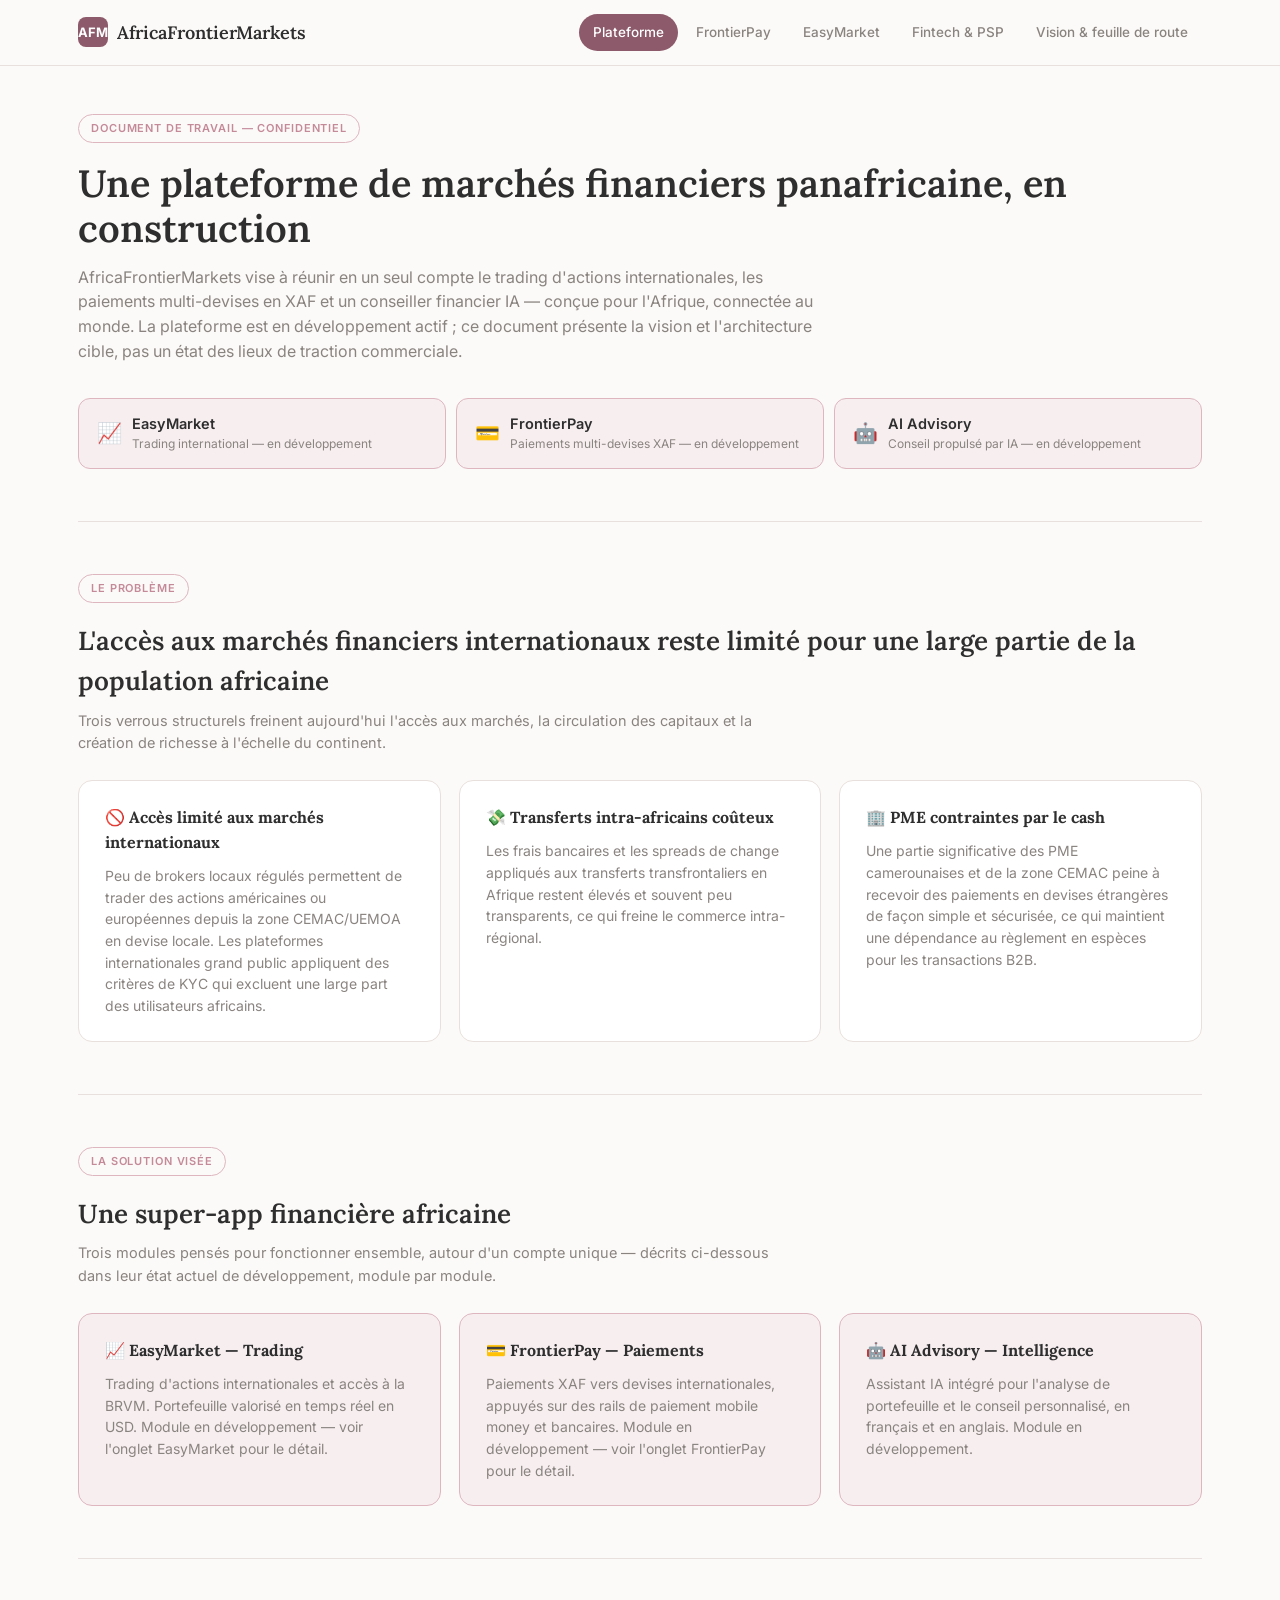
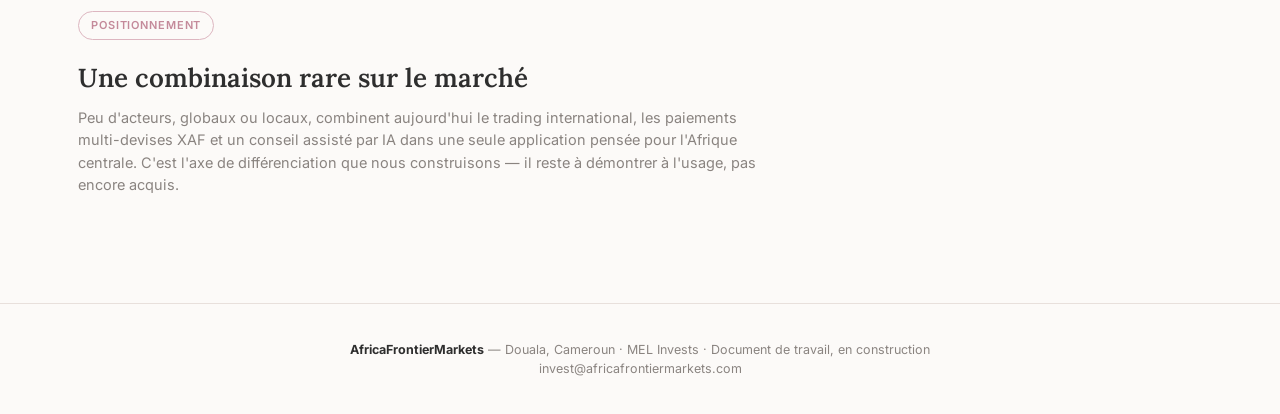
<file: public/index.html>
<!DOCTYPE html>
<html lang="fr">
<head>
<meta charset="UTF-8">
<meta name="viewport" content="width=device-width, initial-scale=1.0">
<title>AfricaFrontierMarkets — Une plateforme de marchés financiers panafricaine, en construction</title>
<link rel="preconnect" href="https://fonts.googleapis.com">
<link href="https://fonts.googleapis.com/css2?family=Lora:ital,wght@0,500;0,600;0,700;1,500&family=Inter:wght@400;500;600;700&family=IBM+Plex+Mono:wght@400;500;600&display=swap" rel="stylesheet">
<style>
  :root{
    --bg:#FCFAF8;
    --surface:#FFFFFF;
    --tint:#F7EEF0;
    --tint-2:#FBF3EC;
    --deep:#8C5A6B;
    --deep-2:#734A59;
    --ink:#464646;
    --ink-2:#2E2E2E;
    --soft:#8A8480;
    --border:#E8E0DC;
    --rose:#C48A9A;
    --rose-line:#DDB6C0;
    --good:#3F8F6F;
    --good-bg:#E9F5EE;
    --warn:#B08A2E;
    --warn-bg:#FBF3DA;
    --radius:14px;
  }
  *{box-sizing:border-box;}
  html{scroll-behavior:smooth;}
  body{
    margin:0;background:var(--bg);color:var(--ink);
    font-family:'Inter',sans-serif;line-height:1.55;
    -webkit-font-smoothing:antialiased;
  }
  h1,h2,h3,.serif{font-family:'Lora',serif;color:var(--ink-2);}
  .mono{font-family:'IBM Plex Mono',monospace;}
  a{color:inherit;text-decoration:none;}

  /* ---------- Top nav ---------- */
  header.topnav{
    position:sticky;top:0;z-index:50;
    background:rgba(252,250,248,.92);backdrop-filter:blur(8px);
    border-bottom:1px solid var(--border);
  }
  .nav-inner{
    max-width:1180px;margin:0 auto;padding:14px 28px;
    display:flex;align-items:center;justify-content:space-between;gap:20px;
  }
  .logo{display:flex;align-items:center;gap:9px;font-family:'Lora',serif;font-weight:600;font-size:18px;color:var(--ink-2);}
  .logo .mark{
    width:30px;height:30px;border-radius:8px;background:var(--deep);
    color:#fff;display:flex;align-items:center;justify-content:center;
    font-size:13px;font-weight:700;font-family:'Inter',sans-serif;
  }
  nav.tabs{display:flex;gap:4px;flex-wrap:wrap;}
  nav.tabs button{
    all:unset;cursor:pointer;padding:8px 14px;border-radius:20px;
    font-size:13.5px;color:var(--soft);font-weight:500;
  }
  nav.tabs button:hover{background:var(--tint);color:var(--ink-2);}
  nav.tabs button.active{background:var(--deep);color:#fff;}
  @media(max-width:920px){.nav-inner{flex-direction:column;align-items:flex-start;} nav.tabs{width:100%;}}

  .wrap{max-width:1180px;margin:0 auto;padding:48px 28px 80px;}
  .eyebrow{
    display:inline-block;font-size:11px;letter-spacing:.08em;text-transform:uppercase;
    color:var(--rose);border:1px solid var(--rose-line);padding:5px 12px;border-radius:20px;
    margin-bottom:18px;font-weight:600;
  }
  h1.page-title{font-size:38px;font-weight:600;margin:0 0 14px;line-height:1.18;}
  p.lede{font-size:16px;color:var(--soft);max-width:760px;margin:0 0 34px;}
  h2.section-title{font-size:26px;font-weight:600;margin:0 0 8px;}
  p.section-sub{color:var(--soft);font-size:14.5px;max-width:700px;margin:0 0 26px;}

  .grid{display:grid;gap:18px;}
  .grid.c2{grid-template-columns:1fr 1fr;}
  .grid.c3{grid-template-columns:repeat(3,1fr);}
  .grid.c4{grid-template-columns:repeat(4,1fr);}
  @media(max-width:900px){.grid.c2,.grid.c3,.grid.c4{grid-template-columns:1fr;}}

  .card{
    background:var(--surface);border:1px solid var(--border);border-radius:var(--radius);
    padding:24px 26px;
  }
  .card.tint{background:var(--tint);border-color:var(--rose-line);}
  .card.deep{background:var(--deep);color:#fff;border:none;}
  .card.deep h3{color:#fff;}
  .card h3{margin:0 0 10px;font-size:16px;}
  .card p{margin:0;color:var(--soft);font-size:14px;}
  .card.deep p{color:#F1DEE3;}

  .badge-row{display:flex;gap:10px;flex-wrap:wrap;margin:22px 0 0;}
  .chip{
    display:flex;align-items:center;gap:10px;background:var(--tint);
    border:1px solid var(--rose-line);border-radius:12px;padding:14px 18px;flex:1;min-width:220px;
  }
  .chip .ic{font-size:20px;}
  .chip .t{font-weight:600;color:var(--ink-2);font-size:14.5px;}
  .chip .d{font-size:12px;color:var(--soft);}

  table{width:100%;border-collapse:collapse;font-size:13.5px;}
  th{text-align:left;padding:10px 12px;color:var(--soft);font-size:11.5px;text-transform:uppercase;letter-spacing:.04em;border-bottom:1px solid var(--border);}
  td{padding:11px 12px;border-bottom:1px solid #F0EAE7;}
  tr:last-child td{border-bottom:none;}
  .ok{color:var(--good);font-weight:600;}
  .mid{color:var(--warn);font-weight:600;}
  .no{color:#B85C5C;font-weight:600;}

  .divider{height:1px;background:var(--border);margin:52px 0;}

  /* ---------- API cards ---------- */
  .api-card{
    background:var(--surface);border:1px solid var(--border);border-radius:var(--radius);
    overflow:hidden;margin-bottom:20px;
  }
  .api-head{
    display:flex;align-items:center;gap:12px;padding:16px 20px;background:var(--tint);
    border-bottom:1px solid var(--rose-line);flex-wrap:wrap;
  }
  .method{
    font-family:'IBM Plex Mono',monospace;font-size:12px;font-weight:600;
    padding:4px 10px;border-radius:6px;color:#fff;
  }
  .method.post{background:#8C5A6B;}
  .method.get{background:#3F8F6F;}
  .endpoint{font-family:'IBM Plex Mono',monospace;font-size:13.5px;color:var(--ink-2);}
  .api-name{margin-left:auto;font-weight:600;font-size:14px;color:var(--ink-2);}
  .api-body{padding:20px;display:grid;grid-template-columns:1fr 1fr;gap:18px;}
  @media(max-width:800px){.api-body{grid-template-columns:1fr;}}
  .api-body h4{margin:0 0 8px;font-size:11.5px;text-transform:uppercase;letter-spacing:.05em;color:var(--soft);}
  pre.code{
    margin:0;background:#2E2620;color:#F3E9E2;border-radius:10px;padding:14px 16px;
    font-family:'IBM Plex Mono',monospace;font-size:12px;line-height:1.6;overflow-x:auto;
  }
  .api-meta{grid-column:1 / -1;display:flex;gap:22px;flex-wrap:wrap;padding-top:6px;border-top:1px solid #F0EAE7;margin-top:4px;font-size:12.5px;color:var(--soft);}
  .api-meta strong{color:var(--ink-2);}

  .partner-grid{display:flex;flex-wrap:wrap;gap:9px;margin-top:10px;}
  .partner{
    font-size:12.5px;padding:6px 12px;border-radius:20px;background:#fff;
    border:1px solid var(--border);color:var(--ink);
  }

  footer{border-top:1px solid var(--border);padding:36px 28px;text-align:center;color:var(--soft);font-size:12.5px;}
  footer strong{color:var(--ink-2);}

  .roadmap-item{display:flex;gap:16px;padding:16px 0;border-bottom:1px solid #F0EAE7;}
  .roadmap-item:last-child{border-bottom:none;}
  .roadmap-num{
    width:30px;height:30px;flex-shrink:0;border-radius:50%;background:var(--tint);
    border:1px solid var(--rose-line);display:flex;align-items:center;justify-content:center;
    font-family:'Lora',serif;font-weight:600;color:var(--deep);font-size:14px;
  }
  .roadmap-num.done{background:var(--good-bg);border-color:var(--good);color:var(--good);}
  .roadmap-item h4{margin:0 0 3px;font-size:14.5px;color:var(--ink-2);}
  .roadmap-item p{margin:0;font-size:13px;color:var(--soft);}

  .callout{
    background:var(--warn-bg);border:1px solid #E3D18C;border-radius:12px;
    padding:14px 18px;font-size:13px;color:#6B551E;display:flex;gap:10px;align-items:flex-start;
  }
</style>
</head>
<body>

<header class="topnav">
  <div class="nav-inner">
    <div class="logo"><span class="mark">AFM</span> AfricaFrontierMarkets</div>
    <nav class="tabs" id="tabs">
      <button data-tab="plateforme" class="active">Plateforme</button>
      <button data-tab="frontierpay">FrontierPay</button>
      <button data-tab="easymarket">EasyMarket</button>
      <button data-tab="fintech">Fintech &amp; PSP</button>
      <button data-tab="levee">Vision &amp; feuille de route</button>
    </nav>
  </div>
</header>

<main class="wrap" id="main"></main>

<footer>
  <strong>AfricaFrontierMarkets</strong> — Douala, Cameroun · MEL Invests · Document de travail, en construction<br>
  invest@africafrontiermarkets.com
</footer>

<script>
/* =========================================================================
   CONTENU
   ========================================================================= */
const PSP_FRONTIERPAY = ["Visa Direct","Xendit","Payoneer","MTN MoMo","Orange Money","Wave","Tranglo"];
const BROKERS_EASYMARKET = ["Interactive Brokers","Saxo Bank","Inopay (BRVM)"];

const ALL_MARKETS = [
  {code:"BRVM",name:"BRVM",region:"Afrique de l'Ouest",currency:"XOF"},
  {code:"NSE_NG",name:"NSE Nigeria",region:"Afrique de l'Ouest",currency:"NGN"},
  {code:"GSE",name:"Ghana Stock Exchange",region:"Afrique de l'Ouest",currency:"GHS"},
  {code:"BRV_CV",name:"BRV Cap-Vert",region:"Afrique de l'Ouest",currency:"CVE"},
  {code:"NSE_KE",name:"NSE Kenya",region:"Afrique de l'Est",currency:"KES"},
  {code:"DSE",name:"Dar es Salaam SE",region:"Afrique de l'Est",currency:"TZS"},
  {code:"USE",name:"Uganda SE",region:"Afrique de l'Est",currency:"UGX"},
  {code:"RSE",name:"Rwanda SE",region:"Afrique de l'Est",currency:"RWF"},
  {code:"EGX",name:"Egypt Exchange",region:"Afrique du Nord",currency:"EGP"},
  {code:"BSE_MA",name:"Casablanca SE",region:"Afrique du Nord",currency:"MAD"},
  {code:"BVMT",name:"Tunis SE",region:"Afrique du Nord",currency:"TND"},
  {code:"JSE",name:"Johannesburg SE",region:"Afrique australe",currency:"ZAR"},
  {code:"LUSE",name:"Lusaka SE",region:"Afrique australe",currency:"ZMW"},
  {code:"BSE_BW",name:"Botswana SE",region:"Afrique australe",currency:"BWP"},
  {code:"NYSE",name:"New York SE",region:"Amériques",currency:"USD"},
  {code:"NASDAQ",name:"NASDAQ",region:"Amériques",currency:"USD"},
  {code:"LSE",name:"London SE",region:"Europe",currency:"GBP"},
  {code:"EURONEXT",name:"Euronext",region:"Europe",currency:"EUR"},
  {code:"XETRA",name:"Deutsche Börse",region:"Europe",currency:"EUR"},
  {code:"TSE",name:"Tokyo SE",region:"Asie",currency:"JPY"},
  {code:"SSE",name:"Shanghai SE",region:"Asie",currency:"CNY"},
];

function chip(ic,t,d){return `<div class="chip"><span class="ic">${ic}</span><div><div class="t">${t}</div><div class="d">${d}</div></div></div>`;}
function partners(list){return `<div class="partner-grid">${list.map(p=>`<span class="partner">${p}</span>`).join('')}</div>`;}
function marketsTable(){
  const regions = [...new Set(ALL_MARKETS.map(m=>m.region))];
  let rows = '';
  for(const r of regions){
    rows += `<tr style="background:var(--tint);"><td colspan="3" style="font-weight:600;color:var(--deep);font-size:12px;text-transform:uppercase;letter-spacing:.04em;">${r}</td></tr>`;
    for(const m of ALL_MARKETS.filter(x=>x.region===r)){
      rows += `<tr><td>${m.name}</td><td class="mono small">${m.code}</td><td class="mono">${m.currency}</td></tr>`;
    }
  }
  return `<div class="card" style="padding:0;overflow:hidden;">
    <table><thead><tr><th>Marché</th><th>Code</th><th>Devise</th></tr></thead><tbody>${rows}</tbody></table>
  </div>
  <p class="section-sub" style="margin-top:12px;">Couverture de marché visée par la feuille de route d'intégration. Aucune connectivité d'exécution en direct n'est confirmée à ce jour sur ces places — voir l'onglet Fintech &amp; PSP pour le principe de fonctionnement prévu.</p>`;
}

/* ---------- PLATEFORME ---------- */
function renderPlateforme(){
  return `
  <span class="eyebrow">Document de travail — confidentiel</span>
  <h1 class="page-title">Une plateforme de marchés financiers panafricaine, en construction</h1>
  <p class="lede">AfricaFrontierMarkets vise à réunir en un seul compte le trading d'actions internationales, les paiements multi-devises en XAF et un conseiller financier IA — conçue pour l'Afrique, connectée au monde. La plateforme est en développement actif ; ce document présente la vision et l'architecture cible, pas un état des lieux de traction commerciale.</p>

  <div class="badge-row">
    ${chip('📈','EasyMarket','Trading international — en développement')}
    ${chip('💳','FrontierPay','Paiements multi-devises XAF — en développement')}
    ${chip('🤖','AI Advisory','Conseil propulsé par IA — en développement')}
  </div>

  <div class="divider"></div>

  <span class="eyebrow">Le problème</span>
  <h2 class="section-title">L'accès aux marchés financiers internationaux reste limité pour une large partie de la population africaine</h2>
  <p class="section-sub">Trois verrous structurels freinent aujourd'hui l'accès aux marchés, la circulation des capitaux et la création de richesse à l'échelle du continent.</p>
  <div class="grid c3">
    <div class="card"><h3>🚫 Accès limité aux marchés internationaux</h3><p>Peu de brokers locaux régulés permettent de trader des actions américaines ou européennes depuis la zone CEMAC/UEMOA en devise locale. Les plateformes internationales grand public appliquent des critères de KYC qui excluent une large part des utilisateurs africains.</p></div>
    <div class="card"><h3>💸 Transferts intra-africains coûteux</h3><p>Les frais bancaires et les spreads de change appliqués aux transferts transfrontaliers en Afrique restent élevés et souvent peu transparents, ce qui freine le commerce intra-régional.</p></div>
    <div class="card"><h3>🏢 PME contraintes par le cash</h3><p>Une partie significative des PME camerounaises et de la zone CEMAC peine à recevoir des paiements en devises étrangères de façon simple et sécurisée, ce qui maintient une dépendance au règlement en espèces pour les transactions B2B.</p></div>
  </div>

  <div class="divider"></div>

  <span class="eyebrow">La solution visée</span>
  <h2 class="section-title">Une super-app financière africaine</h2>
  <p class="section-sub">Trois modules pensés pour fonctionner ensemble, autour d'un compte unique — décrits ci-dessous dans leur état actuel de développement, module par module.</p>
  <div class="grid c3">
    <div class="card tint"><h3>📈 EasyMarket — Trading</h3><p>Trading d'actions internationales et accès à la BRVM. Portefeuille valorisé en temps réel en USD. Module en développement — voir l'onglet EasyMarket pour le détail.</p></div>
    <div class="card tint"><h3>💳 FrontierPay — Paiements</h3><p>Paiements XAF vers devises internationales, appuyés sur des rails de paiement mobile money et bancaires. Module en développement — voir l'onglet FrontierPay pour le détail.</p></div>
    <div class="card tint"><h3>🤖 AI Advisory — Intelligence</h3><p>Assistant IA intégré pour l'analyse de portefeuille et le conseil personnalisé, en français et en anglais. Module en développement.</p></div>
  </div>

  <div class="divider"></div>

  <span class="eyebrow">Positionnement</span>
  <h2 class="section-title">Une combinaison rare sur le marché</h2>
  <p class="section-sub">Peu d'acteurs, globaux ou locaux, combinent aujourd'hui le trading international, les paiements multi-devises XAF et un conseil assisté par IA dans une seule application pensée pour l'Afrique centrale. C'est l'axe de différenciation que nous construisons — il reste à démontrer à l'usage, pas encore acquis.</p>
  `;
}

/* ---------- FRONTIERPAY ---------- */
function renderFrontierPay(){
  return `
  <span class="eyebrow">Module 1 · Paiements — en développement</span>
  <h1 class="page-title">FrontierPay — les paiements multi-devises pensés pour l'Afrique</h1>
  <p class="lede">FrontierPay vise à faire circuler l'argent entre le XAF et les grandes devises internationales à travers des corridors dédiés, avec des frais annoncés avant chaque transaction et une sélection automatique du mode d'acheminement pour chaque paire de devises. Le module est en cours de développement ; les corridors listés ci-dessous décrivent la couverture visée, pas un service actif à ce jour.</p>

  <div class="divider"></div>

  <h2 class="section-title">Ce que le module doit couvrir</h2>
  <div class="grid c2">
    <div class="card"><h3>💱 Moteur de change XAF</h3><p>Conversion XAF ⇄ USD ⇄ EUR ⇄ GBP, avec extension envisagée vers l'AED, le SAR et le MYR. Le spread appliqué serait toujours affiché avant validation.</p></div>
    <div class="card"><h3>🔗 Liens de paiement</h3><p>Génération de liens de paiement sécurisés, avec expiration automatique et protection anti-rejeu — pour partager, recevoir et convertir des fonds sans compte professionnel.</p></div>
    <div class="card"><h3>🏦 Règlement automatisé</h3><p>Règlement automatisé de la commission MEL Investment Banking sur chaque transaction, sans intervention manuelle.</p></div>
    <div class="card"><h3>📲 Mobile Money natif</h3><p>Intégration envisagée avec les portefeuilles mobiles locaux (MTN Mobile Money, Orange Money) pour les dépôts et retraits, en complément des rails internationaux.</p></div>
  </div>

  <div class="divider"></div>

  <h2 class="section-title">Corridors de paiement visés</h2>
  <p class="section-sub">Chaque corridor associe une paire de devises à un cas d'usage. Le prestataire retenu pour chaque transaction serait sélectionné automatiquement selon des critères de coût et de disponibilité — voir l'onglet Fintech &amp; PSP pour le principe de fonctionnement prévu. Aucun de ces corridors n'est activé en production à ce jour.</p>
  <div class="card" style="padding:0;overflow:hidden;">
    <table>
      <thead><tr><th>Corridor</th><th>Devises</th><th>Cas d'usage envisagé</th></tr></thead>
      <tbody>
        <tr><td>Cameroun → États-Unis</td><td class="mono">XAF → USD</td><td>Épargne, investissement, règlement fournisseurs</td></tr>
        <tr><td>Cameroun → Zone Euro</td><td class="mono">XAF → EUR</td><td>Règlement fournisseurs, transferts familiaux</td></tr>
        <tr><td>Cameroun → Royaume-Uni</td><td class="mono">XAF → GBP</td><td>Frais de scolarité, transferts familiaux</td></tr>
        <tr><td>Cameroun → Émirats arabes unis</td><td class="mono">XAF → AED</td><td>Commerce et import de marchandises</td></tr>
        <tr><td>Cameroun → Arabie saoudite</td><td class="mono">XAF → SAR</td><td>Commerce et import de marchandises</td></tr>
        <tr><td>Cameroun → Malaisie</td><td class="mono">XAF → MYR</td><td>Commerce et import de marchandises</td></tr>
        <tr><td>Zone CEMAC ↔ Zone UEMOA</td><td class="mono">XAF ↔ XOF</td><td>Commerce intra-régional, paiements B2B</td></tr>
        <tr><td>Cameroun ↔ Nigeria</td><td class="mono">XAF ↔ NGN</td><td>Commerce transfrontalier</td></tr>
        <tr><td>Cameroun ↔ Ghana</td><td class="mono">XAF ↔ GHS</td><td>Commerce transfrontalier</td></tr>
        <tr><td>Mobile Money local</td><td class="mono">XAF (MTN · Orange)</td><td>Dépôt et retrait de proximité</td></tr>
      </tbody>
    </table>
  </div>

  <div class="divider"></div>

  <h2 class="section-title">Rails de paiement envisagés</h2>
  <p class="section-sub">Prestataires identifiés pour une intégration future. Leur présence dans cette liste ne constitue pas une confirmation de partenariat actif ou signé.</p>
  ${partners(PSP_FRONTIERPAY)}
  `;
}

/* ---------- EASYMARKET ---------- */
function renderEasyMarket(){
  return `
  <span class="eyebrow">Module 2 · Trading — en développement</span>
  <h1 class="page-title">EasyMarket — investir sur les marchés mondiaux depuis Douala</h1>
  <p class="lede">L'objectif du module est de donner un accès à plusieurs places boursières à travers l'Afrique, l'Europe, l'Amérique et l'Asie, avec un portefeuille valorisé en temps réel, sans compte bancaire à l'étranger. Le module est en développement ; aucune connectivité d'exécution en direct n'est confirmée à ce jour.</p>

  <div class="divider"></div>

  <h2 class="section-title">Ce que le module doit couvrir</h2>
  <div class="grid c2">
    <div class="card"><h3>📊 Actions internationales</h3><p>Trading envisagé d'actions américaines, européennes et asiatiques, ainsi que de cryptoactifs. Ordres au marché et à cours limité, exécutés via des brokers partenaires selon la place de cotation.</p></div>
    <div class="card"><h3>🌍 Ancrage africain</h3><p>Accès envisagé à la Bourse Régionale des Valeurs Mobilières (BRVM) pour les titres cotés en zone UEMOA, réglés en XOF — avec d'autres places du continent en feuille de route.</p></div>
    <div class="card"><h3>💼 Portefeuille en temps réel</h3><p>Suivi du P&amp;L latent et réalisé, valorisation consolidée en USD, quel que soit le marché d'origine des positions.</p></div>
    <div class="card"><h3>🤖 Conseil IA intégré</h3><p>Un assistant IA analyserait le portefeuille et proposerait des recommandations personnalisées, en français et en anglais.</p></div>
  </div>

  <div class="divider"></div>

  <h2 class="section-title">Couverture de marché visée</h2>
  <p class="section-sub">La couverture cible d'EasyMarket, du socle prioritaire à la feuille de route panafricaine.</p>
  ${marketsTable()}

  <div class="divider"></div>

  <h2 class="section-title">Brokers envisagés</h2>
  <p class="section-sub">Partenaires d'exécution identifiés pour une intégration future. Leur présence dans cette liste ne constitue pas une confirmation de partenariat actif ou signé.</p>
  ${partners(BROKERS_EASYMARKET)}
  `;
}

/* ---------- FINTECH & PSP (principe de fonctionnement, sans détail partenaire) ---------- */
function renderFintech(){
  return `
  <span class="eyebrow">Architecture technique cible</span>
  <h1 class="page-title">Fintech &amp; PSP — principe de fonctionnement envisagé</h1>
  <p class="lede">Chaque module s'appuierait sur deux API dédiées : une API de mouvement de fonds ou d'exécution, et une API de données. Le choix du prestataire technique (PSP pour FrontierPay, broker pour EasyMarket) serait arbitré automatiquement par la plateforme selon des critères de coût et de disponibilité — l'utilisateur final n'aurait jamais à le sélectionner lui-même. Ce qui suit décrit une architecture cible en cours de construction, pas un système déjà validé en production.</p>
  <div class="callout" style="margin-bottom:32px;">
    🔒 <span>Par confidentialité contractuelle, l'identité des partenaires effectivement intégrés, l'architecture de routage exacte et les spécifications techniques complètes ne sont pas publiées ici.</span>
  </div>

  <h2 class="section-title" style="margin-top:8px;">FrontierPay — 2 API envisagées</h2>

  <div class="api-card">
    <div class="api-head">
      <span class="method post">API</span>
      <span class="api-name">Paiements — initiation et acheminement des fonds</span>
    </div>
    <div class="api-body">
      <div style="grid-column:1 / -1;">
        <h4>Processus envisagé</h4>
        <div class="card" style="padding:16px 20px;">
          <div class="roadmap-item"><div class="roadmap-num">1</div><div><h4>Initiation</h4><p>Le client transmet le montant, la devise source, la devise cible et le corridor concerné.</p></div></div>
          <div class="roadmap-item"><div class="roadmap-num">2</div><div><h4>Vérification &amp; conformité</h4><p>Contrôle KYC/AML, criblage sanctions, et validation d'une clé d'idempotence unique pour éviter tout doublon.</p></div></div>
          <div class="roadmap-item"><div class="roadmap-num">3</div><div><h4>Sélection du mode d'acheminement</h4><p>Un moteur interne déterminerait automatiquement le mode d'acheminement le plus adapté au corridor demandé.</p></div></div>
          <div class="roadmap-item"><div class="roadmap-num">4</div><div><h4>Exécution &amp; confirmation</h4><p>Le paiement serait exécuté, confirmé de façon asynchrone, puis un reçu numérique généré pour le client.</p></div></div>
        </div>
      </div>
      <div class="api-meta">
        <span><strong>Auth prévue</strong> : jeton d'accès sécurisé (Bearer)</span>
        <span><strong>Principe de conception</strong> : idempotence stricte visant à empêcher qu'une transaction soit exécutée deux fois</span>
      </div>
    </div>
  </div>

  <div class="api-card">
    <div class="api-head">
      <span class="method get">API</span>
      <span class="api-name">Change — cotation et conversion de devises</span>
    </div>
    <div class="api-body">
      <div style="grid-column:1 / -1;">
        <h4>Processus envisagé</h4>
        <div class="card" style="padding:16px 20px;">
          <div class="roadmap-item"><div class="roadmap-num">1</div><div><h4>Demande de cotation</h4><p>Le client indique la devise source, la devise cible et le montant à convertir.</p></div></div>
          <div class="roadmap-item"><div class="roadmap-num">2</div><div><h4>Calcul du taux</h4><p>Le taux de référence serait combiné au spread applicable pour produire une cotation transparente.</p></div></div>
          <div class="roadmap-item"><div class="roadmap-num">3</div><div><h4>Verrouillage temporaire</h4><p>La cotation serait garantie pendant une fenêtre de validité courte, affichée avant confirmation.</p></div></div>
          <div class="roadmap-item"><div class="roadmap-num">4</div><div><h4>Conversion &amp; journalisation</h4><p>La conversion serait exécutée au taux verrouillé et journalisée à des fins d'audit et de conformité.</p></div></div>
        </div>
      </div>
    </div>
  </div>

  <h2 class="section-title">EasyMarket — 2 API envisagées</h2>

  <div class="api-card">
    <div class="api-head">
      <span class="method post">API</span>
      <span class="api-name">Ordres — passage et exécution des ordres de trading</span>
    </div>
    <div class="api-body">
      <div style="grid-column:1 / -1;">
        <h4>Processus envisagé</h4>
        <div class="card" style="padding:16px 20px;">
          <div class="roadmap-item"><div class="roadmap-num">1</div><div><h4>Soumission de l'ordre</h4><p>Le client précise le marché, le titre, la quantité et le type d'ordre (marché ou limite).</p></div></div>
          <div class="roadmap-item"><div class="roadmap-num">2</div><div><h4>Contrôle de recevabilité</h4><p>Vérification que le marché visé est ouvert et que les fonds ou positions disponibles sont suffisants.</p></div></div>
          <div class="roadmap-item"><div class="roadmap-num">3</div><div><h4>Acheminement vers l'exécution</h4><p>L'ordre serait acheminé vers le canal d'exécution adapté à la place de cotation concernée.</p></div></div>
          <div class="roadmap-item"><div class="roadmap-num">4</div><div><h4>Confirmation &amp; mise à jour</h4><p>L'exécution serait confirmée et le portefeuille du client mis à jour.</p></div></div>
        </div>
      </div>
      <div class="api-meta">
        <span><strong>Auth prévue</strong> : jeton d'accès sécurisé (Bearer) + KYC validé</span>
        <span><strong>Contrôle</strong> : ordre automatiquement rejeté si le marché visé est fermé</span>
      </div>
    </div>
  </div>

  <div class="api-card">
    <div class="api-head">
      <span class="method get">API</span>
      <span class="api-name">Marché &amp; portefeuille — données et valorisation</span>
    </div>
    <div class="api-body">
      <div style="grid-column:1 / -1;">
        <h4>Processus envisagé</h4>
        <div class="card" style="padding:16px 20px;">
          <div class="roadmap-item"><div class="roadmap-num">1</div><div><h4>Requête de données</h4><p>Le client demande une cotation de marché ou l'état de son portefeuille.</p></div></div>
          <div class="roadmap-item"><div class="roadmap-num">2</div><div><h4>Agrégation</h4><p>Les cotations et positions issues des différents marchés seraient consolidées.</p></div></div>
          <div class="roadmap-item"><div class="roadmap-num">3</div><div><h4>Valorisation</h4><p>Les positions multi-devises seraient converties vers une valeur de référence unique, en USD.</p></div></div>
          <div class="roadmap-item"><div class="roadmap-num">4</div><div><h4>Restitution</h4><p>Les données consolidées seraient renvoyées au client, avec rafraîchissement pendant les heures de marché.</p></div></div>
        </div>
      </div>
    </div>
  </div>

  <div class="divider"></div>

  <h2 class="section-title">Socle technique</h2>
  <div class="grid c2">
    <div class="card"><h3>Infrastructure</h3><p><strong>Backend</strong> : Python · FastAPI · PostgreSQL · Redis<br><strong>Approche</strong> : microservices, event-driven, en développement itératif</p></div>
    <div class="card"><h3>Sécurité — principes de conception</h3><p>Authentification par jeton, signature HMAC pour les webhooks, journal d'audit immuable pour les mouvements de fonds, conformité KYC/AML visée sous supervision COBAC.</p></div>
  </div>
  <div class="callout" style="margin-top:18px;">
    ℹ️ <span>Statut réel : plateforme en développement actif, par étapes. Le dossier d'agrément COBAC est en préparation. Aucune annonce de volume, de taux de succès ou de nombre de partenaires actifs n'est faite tant qu'elle n'est pas vérifiable.</span>
  </div>
  `;
}

/* ---------- VISION & FEUILLE DE ROUTE ---------- */
function renderLevee(){
  return `
  <span class="eyebrow">Contexte de marché</span>
  <h1 class="page-title">Un marché en croissance structurelle en Afrique subsaharienne</h1>
  <p class="lede">Le secteur fintech, wealthtech et paiements B2B en Afrique centrale et de l'Ouest connaît une croissance soutenue. AfricaFrontierMarkets se positionne pour s'y développer, par étapes vérifiables plutôt que par anticipation chiffrée.</p>

  <div class="divider"></div>

  <h2 class="section-title">Feuille de route</h2>
  <p class="section-sub">Chaque étape est conditionnée à l'obtention des agréments réglementaires locaux et à la validation technique des étapes précédentes. Nous avançons au fur et à mesure et ne communiquons pas d'échéance ferme tant qu'une étape n'est pas atteinte.</p>
  <div class="card">
    <div class="roadmap-item">
      <div class="roadmap-num">1</div>
      <div><h4>Développement de la plateforme</h4><p>Construction itérative des modules EasyMarket et FrontierPay, du ledger financier et de l'infrastructure de sécurité.</p></div>
    </div>
    <div class="roadmap-item">
      <div class="roadmap-num">2</div>
      <div><h4>Agrément &amp; conformité</h4><p>Constitution du dossier COBAC, mise en place du dispositif KYC/AML.</p></div>
    </div>
    <div class="roadmap-item">
      <div class="roadmap-num">3</div>
      <div><h4>Lancement contrôlé au Cameroun</h4><p>Ouverture progressive à un nombre limité d'utilisateurs, sous supervision étroite.</p></div>
    </div>
    <div class="roadmap-item">
      <div class="roadmap-num">4</div>
      <div><h4>Extension régionale</h4><p>Évaluation de l'extension vers d'autres marchés CEMAC/UEMOA selon les résultats du lancement contrôlé.</p></div>
    </div>
  </div>
  <div class="callout" style="margin-top:16px;">
    ℹ️ <span>L'équipe est en discussion avec la COBAC et des partenaires PSP potentiels. Aucun agrément n'est obtenu à ce jour.</span>
  </div>

  <div class="divider"></div>

  <span class="eyebrow">Structuration</span>
  <h2 class="section-title">Structuration du financement</h2>
  <p class="section-sub">La structuration capitalistique du projet est en cours de discussion. Les modalités précises (montant, valorisation, répartition de l'utilisation des fonds) ne sont pas publiées dans ce document tant qu'elles n'ont pas été arrêtées de façon définitive et cohérente à travers l'ensemble de nos documents.</p>
  <div class="card deep" style="margin-top:18px;text-align:center;">
    <h3>invest@africafrontiermarkets.com</h3>
    <p>Douala, Cameroun · MEL Invests · NDA disponible sur demande</p>
  </div>
  `;
}

/* =========================================================================
   ROUTAGE DES ONGLETS
   ========================================================================= */
function render(){
  const tab = document.querySelector('#tabs button.active').dataset.tab;
  document.getElementById('main').innerHTML = {
    plateforme: renderPlateforme,
    frontierpay: renderFrontierPay,
    easymarket: renderEasyMarket,
    fintech: renderFintech,
    levee: renderLevee,
  }[tab]();
  window.scrollTo({top:0, behavior:'instant'});
}
document.getElementById('tabs').addEventListener('click', e=>{
  const btn = e.target.closest('button[data-tab]');
  if(!btn) return;
  document.querySelectorAll('#tabs button').forEach(b=>b.classList.toggle('active', b===btn));
  render();
});
render();
</script>
</body>
</html>
</file>
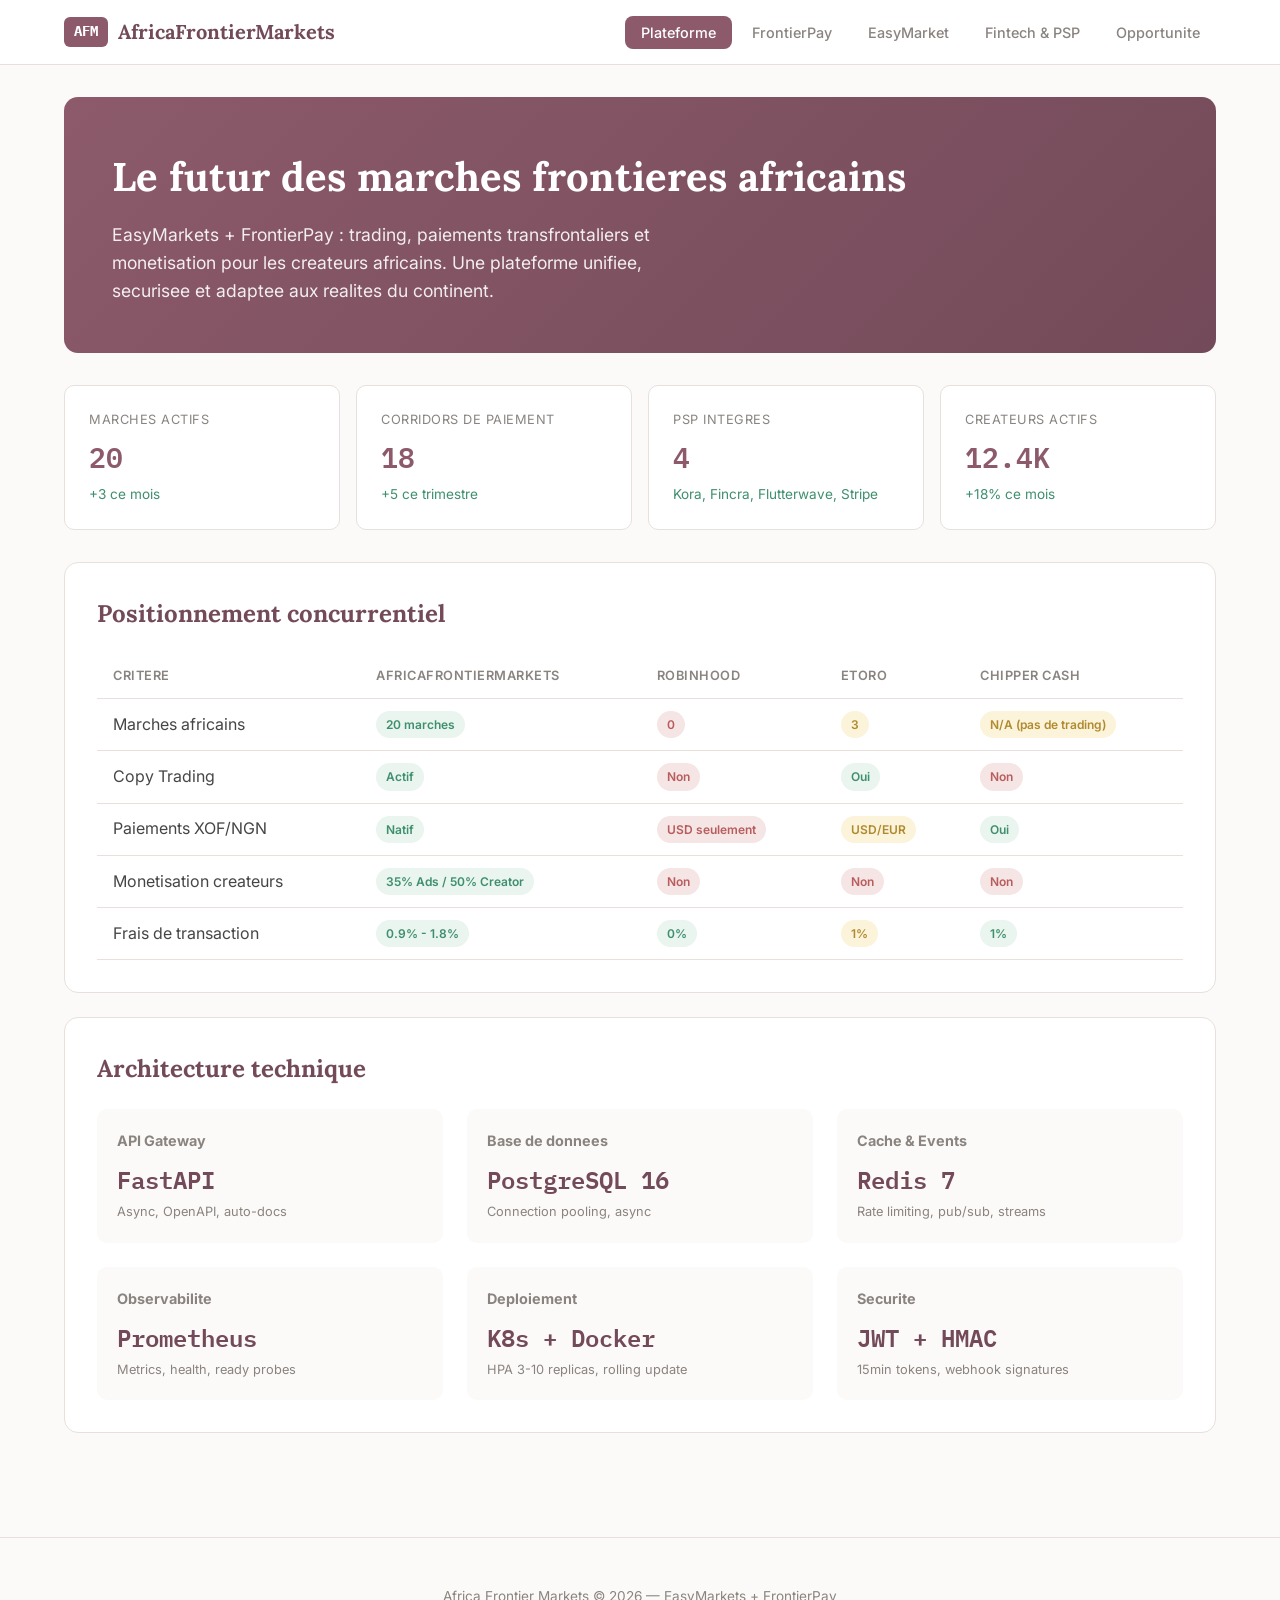
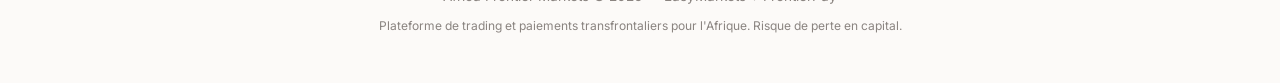
<file: frontend/africafrontiermarkets.html>
<!DOCTYPE html>
<html lang="fr">
<head>
  <meta charset="UTF-8">
  <meta name="viewport" content="width=device-width, initial-scale=1.0">
  <title>AfricaFrontierMarkets — EasyMarkets + FrontierPay</title>
  <link href="https://fonts.googleapis.com/css2?family=Lora:wght@500;600;700&family=Inter:wght@400;500;600;700&family=IBM+Plex+Mono:wght@400;500;600&display=swap" rel="stylesheet">
  <style>
    :root {
      --bg: #FCFAF8;
      --surface: #FFFFFF;
      --tint: #F7EEF0;
      --deep: #8C5A6B;
      --deep-2: #734A59;
      --ink: #464646;
      --ink-2: #2E2E2E;
      --soft: #8A8480;
      --border: #E8E0DC;
      --rose: #C48A9A;
      --rose-line: #DDB6C0;
      --good: #3F8F6F;
      --good-bg: #E9F5EE;
      --warn: #B08A2E;
      --warn-bg: #FBF3DA;
      --danger: #B85C5C;
      --danger-bg: #F5E5E5;
      --radius: 14px;
      --radius-sm: 10px;
    }
    * { margin: 0; padding: 0; box-sizing: border-box; }
    body {
      font-family: 'Inter', sans-serif;
      background: var(--bg);
      color: var(--ink);
      line-height: 1.6;
    }
    .topnav {
      background: var(--surface);
      border-bottom: 1px solid var(--border);
      position: sticky;
      top: 0;
      z-index: 100;
    }
    .nav-inner {
      max-width: 1200px;
      margin: 0 auto;
      padding: 0 24px;
      display: flex;
      align-items: center;
      justify-content: space-between;
      height: 64px;
    }
    .logo {
      font-family: 'Lora', serif;
      font-weight: 700;
      font-size: 1.25rem;
      color: var(--deep-2);
      display: flex;
      align-items: center;
      gap: 10px;
    }
    .mark {
      background: var(--deep);
      color: white;
      padding: 4px 10px;
      border-radius: 6px;
      font-size: 0.85rem;
      font-family: 'IBM Plex Mono', monospace;
    }
    .tabs {
      display: flex;
      gap: 4px;
    }
    .tabs button {
      padding: 8px 16px;
      border: none;
      background: transparent;
      color: var(--soft);
      font-family: 'Inter', sans-serif;
      font-weight: 500;
      font-size: 0.9rem;
      cursor: pointer;
      border-radius: 8px;
      transition: all 0.2s;
    }
    .tabs button:hover { background: var(--tint); color: var(--deep); }
    .tabs button.active { background: var(--deep); color: white; }
    .wrap { max-width: 1200px; margin: 0 auto; padding: 32px 24px; }
    .hero {
      background: linear-gradient(135deg, var(--deep) 0%, var(--deep-2) 100%);
      color: white;
      padding: 48px;
      border-radius: var(--radius);
      margin-bottom: 32px;
    }
    .hero h1 { font-family: 'Lora', serif; font-size: 2.5rem; margin-bottom: 12px; }
    .hero p { font-size: 1.1rem; opacity: 0.9; max-width: 600px; }
    .stats-grid {
      display: grid;
      grid-template-columns: repeat(auto-fit, minmax(200px, 1fr));
      gap: 16px;
      margin-bottom: 32px;
    }
    .stat-card {
      background: var(--surface);
      border: 1px solid var(--border);
      border-radius: var(--radius-sm);
      padding: 24px;
    }
    .stat-card .label { font-size: 0.8rem; color: var(--soft); text-transform: uppercase; letter-spacing: 0.5px; }
    .stat-card .value { font-family: 'IBM Plex Mono', monospace; font-size: 1.75rem; font-weight: 600; color: var(--deep); margin-top: 4px; }
    .stat-card .change { font-size: 0.85rem; margin-top: 4px; }
    .change.up { color: var(--good); }
    .change.down { color: var(--danger); }
    .section { background: var(--surface); border: 1px solid var(--border); border-radius: var(--radius); padding: 32px; margin-bottom: 24px; }
    .section h2 { font-family: 'Lora', serif; font-size: 1.5rem; color: var(--deep-2); margin-bottom: 20px; }
    .section h3 { font-size: 1.1rem; color: var(--ink-2); margin: 20px 0 12px; }
    table { width: 100%; border-collapse: collapse; }
    th, td { padding: 12px 16px; text-align: left; border-bottom: 1px solid var(--border); }
    th { font-weight: 600; font-size: 0.8rem; text-transform: uppercase; color: var(--soft); letter-spacing: 0.5px; }
    tr:hover { background: var(--tint); }
    .badge {
      display: inline-block;
      padding: 4px 10px;
      border-radius: 20px;
      font-size: 0.75rem;
      font-weight: 600;
    }
    .badge-success { background: var(--good-bg); color: var(--good); }
    .badge-warning { background: var(--warn-bg); color: var(--warn); }
    .badge-danger { background: var(--danger-bg); color: var(--danger); }
    .btn {
      display: inline-flex;
      align-items: center;
      gap: 8px;
      padding: 10px 20px;
      border: none;
      border-radius: 8px;
      font-family: 'Inter', sans-serif;
      font-weight: 600;
      font-size: 0.9rem;
      cursor: pointer;
      transition: all 0.2s;
    }
    .btn-primary { background: var(--deep); color: white; }
    .btn-primary:hover { background: var(--deep-2); }
    .btn-outline { background: transparent; border: 1px solid var(--deep); color: var(--deep); }
    .btn-outline:hover { background: var(--tint); }
    .grid-2 { display: grid; grid-template-columns: 1fr 1fr; gap: 24px; }
    .grid-3 { display: grid; grid-template-columns: repeat(3, 1fr); gap: 24px; }
    .card { background: var(--bg); border-radius: var(--radius-sm); padding: 20px; }
    .card h4 { font-size: 0.9rem; color: var(--soft); margin-bottom: 8px; }
    .card .big { font-family: 'IBM Plex Mono', monospace; font-size: 1.5rem; font-weight: 600; color: var(--deep-2); }
    .progress-bar { height: 8px; background: var(--border); border-radius: 4px; overflow: hidden; margin-top: 8px; }
    .progress-bar .fill { height: 100%; border-radius: 4px; transition: width 0.3s; }
    .sub-tabs { display: flex; gap: 4px; margin-bottom: 20px; padding-bottom: 12px; border-bottom: 1px solid var(--border); }
    .sub-tabs button { padding: 6px 14px; border: none; background: transparent; color: var(--soft); font-family: 'Inter', sans-serif; font-weight: 500; font-size: 0.85rem; cursor: pointer; border-radius: 6px; }
    .sub-tabs button:hover { background: var(--tint); }
    .sub-tabs button.active { background: var(--deep); color: white; }
    .trader-card { background: var(--bg); border-radius: var(--radius-sm); padding: 20px; display: flex; flex-direction: column; gap: 12px; }
    .trader-card .header { display: flex; align-items: center; gap: 12px; }
    .avatar { width: 48px; height: 48px; border-radius: 50%; background: var(--deep); color: white; display: flex; align-items: center; justify-content: center; font-weight: 700; font-size: 1.1rem; }
    .trader-card .name { font-weight: 600; }
    .trader-card .return { font-family: 'IBM Plex Mono', monospace; font-size: 1.25rem; color: var(--good); }
    .trader-card .risk { font-size: 0.8rem; color: var(--soft); }
    .signal-card { background: var(--bg); border-radius: var(--radius-sm); padding: 16px; margin-bottom: 12px; }
    .signal-card .meta { display: flex; align-items: center; gap: 8px; margin-bottom: 8px; }
    .signal-card .ticker { font-family: 'IBM Plex Mono', monospace; font-weight: 600; font-size: 0.85rem; background: var(--tint); padding: 2px 8px; border-radius: 4px; }
    .signal-card .side-buy { color: var(--good); font-weight: 600; }
    .signal-card .side-sell { color: var(--danger); font-weight: 600; }
    footer { text-align: center; padding: 48px 24px; color: var(--soft); font-size: 0.85rem; border-top: 1px solid var(--border); margin-top: 48px; }
    .hidden { display: none; }
    @media (max-width: 768px) {
      .grid-2, .grid-3 { grid-template-columns: 1fr; }
      .hero h1 { font-size: 1.75rem; }
      .tabs { flex-wrap: wrap; }
    }
  </style>
</head>
<body>
  <header class="topnav">
    <div class="nav-inner">
      <div class="logo"><span class="mark">AFM</span> AfricaFrontierMarkets</div>
      <nav class="tabs" id="tabs">
        <button data-tab="plateforme" class="active">Plateforme</button>
        <button data-tab="frontierpay">FrontierPay</button>
        <button data-tab="easymarket">EasyMarket</button>
        <button data-tab="fintech">Fintech & PSP</button>
        <button data-tab="levee">Opportunite</button>
      </nav>
    </div>
  </header>
  <main class="wrap" id="main"></main>
  <footer>
    <p>Africa Frontier Markets &copy; 2026 — EasyMarkets + FrontierPay</p>
    <p style="margin-top:8px;font-size:0.75rem;">Plateforme de trading et paiements transfrontaliers pour l'Afrique. Risque de perte en capital.</p>
  </footer>

<script>
// ===== DATA =====
const markets = [
  { code: "BRVM", name: "Bourse Regionale", country: "CI", currency: "XOF", open: "09:00", close: "15:30", status: "open", region: "west_africa" },
  { code: "NGX", name: "Nigerian Exchange", country: "NG", currency: "NGN", open: "09:30", close: "14:30", status: "open", region: "west_africa" },
  { code: "JSE", name: "Johannesburg SE", country: "ZA", currency: "ZAR", open: "09:00", close: "17:00", status: "open", region: "south_africa" },
  { code: "NSE", name: "Nairobi SE", country: "KE", currency: "KES", open: "09:30", close: "15:00", status: "open", region: "east_africa" },
  { code: "GSE", name: "Ghana SE", country: "GH", currency: "GHS", open: "10:00", close: "15:00", status: "open", region: "west_africa" },
  { code: "EGX", name: "Egyptian Exchange", country: "EG", currency: "EGP", open: "09:30", close: "14:30", status: "closed", region: "north_africa" },
  { code: "BSE", name: "Botswana SE", country: "BW", currency: "BWP", open: "10:00", close: "14:00", status: "open", region: "south_africa" },
  { code: "USE", name: "Uganda SE", country: "UG", currency: "UGX", open: "10:00", close: "15:00", status: "open", region: "east_africa" },
  { code: "DSE", name: "Dar es Salaam SE", country: "TZ", currency: "TZS", open: "10:00", close: "15:00", status: "open", region: "east_africa" },
  { code: "LUSE", name: "Lusaka SE", country: "ZM", currency: "ZMW", open: "10:00", close: "15:00", status: "open", region: "south_africa" },
  { code: "ZSE", name: "Zimbabwe SE", country: "ZW", currency: "ZWL", open: "10:00", close: "15:00", status: "halted", region: "south_africa" },
  { code: "SEM", name: "Stock Exchange of Mauritius", country: "MU", currency: "MUR", open: "09:00", close: "13:30", status: "open", region: "east_africa" },
  { code: "NSX", name: "Namibian SE", country: "NA", currency: "NAD", open: "09:00", close: "17:00", status: "open", region: "south_africa" },
  { code: "BRVMBA", name: "BRVM Bond", country: "CI", currency: "XOF", open: "09:00", close: "15:30", status: "open", region: "west_africa" },
  { code: "CSE", name: "Casablanca SE", country: "MA", currency: "MAD", open: "09:30", close: "15:30", status: "open", region: "north_africa" },
  { code: "BVG", name: "Bourse de Guinee", country: "GN", currency: "GNF", open: "09:00", close: "15:00", status: "closed", region: "west_africa" },
  { code: "RSE", name: "Rwanda SE", country: "RW", currency: "RWF", open: "10:00", close: "14:00", status: "open", region: "east_africa" },
  { code: "MSE", name: "Malawi SE", country: "MW", currency: "MWK", open: "10:00", close: "12:00", status: "open", region: "south_africa" },
  { code: "SSE", name: "Swaziland SE", country: "SZ", currency: "SZL", open: "09:00", close: "15:00", status: "open", region: "south_africa" },
  { code: "BFX", name: "Bourse de Tunis", country: "TN", currency: "TND", open: "09:00", close: "13:00", status: "open", region: "north_africa" },
];

const traders = [
  { name: "A. Diallo", return: 34.2, risk: "Modere", followers: 1240, allocation: 45, avatar: "AD" },
  { name: "K. Osei", return: 28.7, risk: "Eleve", followers: 890, allocation: 30, avatar: "KO" },
  { name: "M. Ndiaye", return: 22.1, risk: "Faible", followers: 2100, allocation: 60, avatar: "MN" },
  { name: "J. Mwangi", return: 19.8, risk: "Modere", followers: 1560, allocation: 25, avatar: "JM" },
  { name: "T. Mensah", return: 15.4, risk: "Faible", followers: 3200, allocation: 50, avatar: "TM" },
  { name: "L. Okonkwo", return: 12.3, risk: "Faible", followers: 4100, allocation: 20, avatar: "LO" },
];

const signals = [
  { author: "A. Diallo", ticker: "BRVM-CI", side: "buy", price: "4,250 XOF", time: "2 min", avatar: "AD" },
  { author: "K. Osei", ticker: "MTNN", side: "sell", price: "195.50 NGN", time: "5 min", avatar: "KO" },
  { author: "M. Ndiaye", ticker: "JSE-SAP", side: "buy", price: "682.00 ZAR", time: "12 min", avatar: "MN" },
  { author: "J. Mwangi", ticker: "NSE-SCBK", side: "buy", price: "245.00 KES", time: "18 min", avatar: "JM" },
  { author: "T. Mensah", ticker: "GSE-GOIL", side: "sell", price: "1.85 GHS", time: "25 min", avatar: "TM" },
];

const watchlist = [
  { ticker: "BRVM-CI", name: "Societe Ivoirienne", price: "4,250", change: "+2.4%", currency: "XOF" },
  { ticker: "MTNN", name: "MTN Nigeria", price: "195.50", change: "-0.8%", currency: "NGN" },
  { ticker: "JSE-SAP", name: "Sappi Ltd", price: "682.00", change: "+1.2%", currency: "ZAR" },
  { ticker: "NSE-SCBK", name: "StanChart Kenya", price: "245.00", change: "+0.5%", currency: "KES" },
  { ticker: "GSE-GOIL", name: "GOIL Ghana", price: "1.85", change: "-1.1%", currency: "GHS" },
  { ticker: "USE-UMEM", name: "UMEME Uganda", price: "280.00", change: "+3.2%", currency: "UGX" },
];

const corridors = [
  { from: "Cote d'Ivoire", to: "Nigeria", psp: "Kora + Fincra", fx: "XOF -> NGN", fee: "1.2%", time: "< 2 min" },
  { from: "Ghana", to: "Kenya", psp: "Fincra + Flutterwave", fx: "GHS -> KES", fee: "1.5%", time: "< 3 min" },
  { from: "South Africa", to: "UK", psp: "Fincra + Stripe", fx: "ZAR -> GBP", fee: "0.9%", time: "< 1 min" },
  { from: "Nigeria", to: "USA", psp: "Flutterwave + Stripe", fx: "NGN -> USD", fee: "1.8%", time: "< 2 min" },
  { from: "Kenya", to: "UAE", psp: "Fincra", fx: "KES -> AED", fee: "1.4%", time: "< 3 min" },
  { from: "Senegal", to: "France", psp: "Kora + Stripe", fx: "XOF -> EUR", fee: "1.0%", time: "< 1 min" },
];

// ===== RENDER FUNCTIONS =====

function renderPlateforme() {
  return `
    <div class="hero">
      <h1>Le futur des marches frontieres africains</h1>
      <p>EasyMarkets + FrontierPay : trading, paiements transfrontaliers et monetisation pour les createurs africains. Une plateforme unifiee, securisee et adaptee aux realites du continent.</p>
    </div>
    <div class="stats-grid">
      <div class="stat-card"><div class="label">Marches actifs</div><div class="value">20</div><div class="change up">+3 ce mois</div></div>
      <div class="stat-card"><div class="label">Corridors de paiement</div><div class="value">18</div><div class="change up">+5 ce trimestre</div></div>
      <div class="stat-card"><div class="label">PSP integres</div><div class="value">4</div><div class="change up">Kora, Fincra, Flutterwave, Stripe</div></div>
      <div class="stat-card"><div class="label">Createurs actifs</div><div class="value">12.4K</div><div class="change up">+18% ce mois</div></div>
    </div>
    <div class="section">
      <h2>Positionnement concurrentiel</h2>
      <table>
        <tr><th>Critere</th><th>AfricaFrontierMarkets</th><th>Robinhood</th><th>eToro</th><th>Chipper Cash</th></tr>
        <tr><td>Marches africains</td><td><span class="badge badge-success">20 marches</span></td><td><span class="badge badge-danger">0</span></td><td><span class="badge badge-warning">3</span></td><td><span class="badge badge-warning">N/A (pas de trading)</span></td></tr>
        <tr><td>Copy Trading</td><td><span class="badge badge-success">Actif</span></td><td><span class="badge badge-danger">Non</span></td><td><span class="badge badge-success">Oui</span></td><td><span class="badge badge-danger">Non</span></td></tr>
        <tr><td>Paiements XOF/NGN</td><td><span class="badge badge-success">Natif</span></td><td><span class="badge badge-danger">USD seulement</span></td><td><span class="badge badge-warning">USD/EUR</span></td><td><span class="badge badge-success">Oui</span></td></tr>
        <tr><td>Monetisation createurs</td><td><span class="badge badge-success">35% Ads / 50% Creator</span></td><td><span class="badge badge-danger">Non</span></td><td><span class="badge badge-danger">Non</span></td><td><span class="badge badge-danger">Non</span></td></tr>
        <tr><td>Frais de transaction</td><td><span class="badge badge-success">0.9% - 1.8%</span></td><td><span class="badge badge-success">0%</span></td><td><span class="badge badge-warning">1%</span></td><td><span class="badge badge-success">1%</span></td></tr>
      </table>
    </div>
    <div class="section">
      <h2>Architecture technique</h2>
      <div class="grid-3">
        <div class="card"><h4>API Gateway</h4><div class="big">FastAPI</div><p style="font-size:0.8rem;color:var(--soft);margin-top:4px;">Async, OpenAPI, auto-docs</p></div>
        <div class="card"><h4>Base de donnees</h4><div class="big">PostgreSQL 16</div><p style="font-size:0.8rem;color:var(--soft);margin-top:4px;">Connection pooling, async</p></div>
        <div class="card"><h4>Cache & Events</h4><div class="big">Redis 7</div><p style="font-size:0.8rem;color:var(--soft);margin-top:4px;">Rate limiting, pub/sub, streams</p></div>
        <div class="card"><h4>Observabilite</h4><div class="big">Prometheus</div><p style="font-size:0.8rem;color:var(--soft);margin-top:4px;">Metrics, health, ready probes</p></div>
        <div class="card"><h4>Deploiement</h4><div class="big">K8s + Docker</div><p style="font-size:0.8rem;color:var(--soft);margin-top:4px;">HPA 3-10 replicas, rolling update</p></div>
        <div class="card"><h4>Securite</h4><div class="big">JWT + HMAC</div><p style="font-size:0.8rem;color:var(--soft);margin-top:4px;">15min tokens, webhook signatures</p></div>
      </div>
    </div>
  `;
}

function renderFrontierPay() {
  return `
    <div class="hero">
      <h1>FrontierPay</h1>
      <p>Paiements transfrontaliers pour l'Afrique. 4 PSPs, 18 devises, corridors optimises. De l'argent envoye en moins de 3 minutes.</p>
    </div>
    <div class="stats-grid">
      <div class="stat-card"><div class="label">Devises supportees</div><div class="value">18</div><div class="change up">XOF, NGN, KES, GHS, ZAR, USD, EUR, GBP...</div></div>
      <div class="stat-card"><div class="label">Frais moyens</div><div class="value">1.2%</div><div class="change up">vs 8-12% traditionnel</div></div>
      <div class="stat-card"><div class="label">Temps moyen</div><div class="value">&lt;2min</div><div class="change up">Real-time settlement</div></div>
      <div class="stat-card"><div class="label">Volume mensuel</div><div class="value">$4.2M</div><div class="change up">+34% ce trimestre</div></div>
    </div>
    <div class="section">
      <h2>Corridors de paiement</h2>
      <table>
        <tr><th>Origine</th><th>Destination</th><th>PSP</th><th>FX</th><th>Frais</th><th>Temps</th></tr>
        ${corridors.map(c => `<tr><td>${c.from}</td><td>${c.to}</td><td>${c.psp}</td><td>${c.fx}</td><td><span class="badge badge-success">${c.fee}</span></td><td>${c.time}</td></tr>`).join('')}
      </table>
    </div>
    <div class="section">
      <h2>Stack technique FrontierPay</h2>
      <div class="grid-2">
        <div class="card"><h4>Kora</h4><div class="big">Rail Ouest/East Africa</div><p style="font-size:0.8rem;color:var(--soft);margin-top:4px;">XOF, NGN, KES, GHS — API REST, webhooks HMAC</p></div>
        <div class="card"><h4>Fincra</h4><div class="big">Rail Africa + International</div><p style="font-size:0.8rem;color:var(--soft);margin-top:4px;">USD, EUR, GBP, ZAR — Multi-currency, virtual accounts</p></div>
        <div class="card"><h4>Flutterwave</h4><div class="big">Rail West Africa</div><p style="font-size:0.8rem;color:var(--soft);margin-top:4px;">XOF, NGN, GHS — Mobile money, cards, bank transfers</p></div>
        <div class="card"><h4>Stripe</h4><div class="big">Rail International</div><p style="font-size:0.8rem;color:var(--soft);margin-top:4px;">USD, EUR, GBP — Cards, SEPA, ACH</p></div>
      </div>
    </div>
  `;
}

function renderEasyMarket() {
  return `
    <div class="hero">
      <h1>EasyMarket</h1>
      <p>Trading sur 20 marches africains avec copy trading social, wallet multi-devises et signaux en temps reel. Construit pour les traders africains, par des africains.</p>
    </div>
    <div class="stats-grid">
      <div class="stat-card"><div class="label">Utilisateurs actifs</div><div class="value">8.7K</div><div class="change up">+24% ce mois</div></div>
      <div class="stat-card"><div class="label">Volume trade</div><div class="value">$12.4M</div><div class="change up">+18% ce mois</div></div>
      <div class="stat-card"><div class="label">Copy-traders</div><div class="value">3.2K</div><div class="change up">+45% ce mois</div></div>
      <div class="stat-card"><div class="label">Signaux/jour</div><div class="value">1,240</div><div class="change up">+12% ce mois</div></div>
    </div>
    <div class="section">
      <div class="sub-tabs" id="em-tabs">
        <button data-em="dashboard" class="active">Dashboard</button>
        <button data-em="marches">Marches</button>
        <button data-em="watchlist">Watchlist</button>
        <button data-em="ordres">Ordres</button>
        <button data-em="social">Social</button>
        <button data-em="copy">Copy Trading</button>
      </div>
      <div id="em-content"></div>
    </div>
  `;
}

function renderEMDashboard() {
  return `
    <div class="grid-3">
      <div class="card"><h4>Valeur du portefeuille</h4><div class="big">$24,580.00</div><div class="change up">+5.2% ce mois</div></div>
      <div class="card"><h4>Positions ouvertes</h4><div class="big">12</div><div class="change up">3 en profit</div></div>
      <div class="card"><h4>Disponible</h4><div class="big">$8,420.00</div><div class="change up">XOF, NGN, USD</div></div>
    </div>
    <h3 style="margin-top:24px;">Allocation</h3>
    <div class="grid-2">
      <div class="card">
        <h4>Actions BRVM</h4>
        <div class="big">45%</div>
        <div class="progress-bar"><div class="fill" style="width:45%;background:var(--deep)"></div></div>
      </div>
      <div class="card">
        <h4>Actions NGX</h4>
        <div class="big">25%</div>
        <div class="progress-bar"><div class="fill" style="width:25%;background:var(--rose)"></div></div>
      </div>
      <div class="card">
        <h4>Actions JSE</h4>
        <div class="big">15%</div>
        <div class="progress-bar"><div class="fill" style="width:15%;background:var(--good)"></div></div>
      </div>
      <div class="card">
        <h4>Cash</h4>
        <div class="big">15%</div>
        <div class="progress-bar"><div class="fill" style="width:15%;background:var(--soft)"></div></div>
      </div>
    </div>
    <h3 style="margin-top:24px;">Top Performers</h3>
    <table>
      <tr><th>Ticker</th><th>Nom</th><th>Prix</th><th>Change</th><th>Volume</th></tr>
      <tr><td>BRVM-CI</td><td>Societe Ivoirienne</td><td>4,250 XOF</td><td class="change up">+2.4%</td><td>1.2M</td></tr>
      <tr><td>MTNN</td><td>MTN Nigeria</td><td>195.50 NGN</td><td class="change down">-0.8%</td><td>8.5M</td></tr>
      <tr><td>JSE-SAP</td><td>Sappi Ltd</td><td>682.00 ZAR</td><td class="change up">+1.2%</td><td>450K</td></tr>
      <tr><td>NSE-SCBK</td><td>StanChart Kenya</td><td>245.00 KES</td><td class="change up">+0.5%</td><td>320K</td></tr>
    </table>
  `;
}

function renderEMMarches() {
  return `
    <h3>Marches frontieres africains</h3>
    <div style="margin-bottom:16px;">
      <button class="btn btn-outline" onclick="filterMarkets('all')">Tous</button>
      <button class="btn btn-outline" onclick="filterMarkets('west_africa')">Afrique de l'Ouest</button>
      <button class="btn btn-outline" onclick="filterMarkets('east_africa')">Afrique de l'Est</button>
      <button class="btn btn-outline" onclick="filterMarkets('south_africa')">Afrique Australe</button>
      <button class="btn btn-outline" onclick="filterMarkets('north_africa')">Afrique du Nord</button>
    </div>
    <table id="markets-table">
      <tr><th>Code</th><th>Nom</th><th>Pays</th><th>Devise</th><th>Horaires</th><th>Statut</th></tr>
      ${markets.map(m => `<tr data-region="${m.region}"><td><strong>${m.code}</strong></td><td>${m.name}</td><td>${m.country}</td><td>${m.currency}</td><td>${m.open} - ${m.close}</td><td>${m.status === 'open' ? '<span class="badge badge-success">Ouvert</span>' : m.status === 'halted' ? '<span class="badge badge-danger">Suspendu</span>' : '<span class="badge badge-warning">Ferme</span>'}</td></tr>`).join('')}
    </table>
  `;
}

function renderEMWatchlist() {
  return `
    <h3>Ma Watchlist</h3>
    <table>
      <tr><th>Ticker</th><th>Nom</th><th>Prix</th><th>Change</th><th>Devise</th><th>Action</th></tr>
      ${watchlist.map(w => `<tr><td><strong>${w.ticker}</strong></td><td>${w.name}</td><td>${w.price}</td><td class="change ${w.change.startsWith('+') ? 'up' : 'down'}">${w.change}</td><td>${w.currency}</td><td><button class="btn btn-primary" style="padding:4px 12px;font-size:0.8rem;">Acheter</button></td></tr>`).join('')}
    </table>
    <div style="margin-top:16px;">
      <button class="btn btn-outline" onclick="alert('Ajouter un titre a la watchlist')">+ Ajouter un titre</button>
    </div>
  `;
}

function renderEMOrdres() {
  return `
    <div class="grid-2">
      <div>
        <h3>Nouvel ordre</h3>
        <div class="card" style="margin-top:12px;">
          <div style="margin-bottom:12px;">
            <label style="display:block;font-size:0.8rem;color:var(--soft);margin-bottom:4px;">Type d'ordre</label>
            <select style="width:100%;padding:8px;border:1px solid var(--border);border-radius:6px;font-family:Inter;">
              <option>Marche</option>
              <option>Limite</option>
              <option>Stop</option>
            </select>
          </div>
          <div style="margin-bottom:12px;">
            <label style="display:block;font-size:0.8rem;color:var(--soft);margin-bottom:4px;">Marche</label>
            <select style="width:100%;padding:8px;border:1px solid var(--border);border-radius:6px;font-family:Inter;">
              <option>BRVM - Cote d'Ivoire</option>
              <option>NGX - Nigeria</option>
              <option>JSE - South Africa</option>
              <option>NSE - Kenya</option>
              <option>GSE - Ghana</option>
            </select>
          </div>
          <div style="margin-bottom:12px;">
            <label style="display:block;font-size:0.8rem;color:var(--soft);margin-bottom:4px;">Ticker</label>
            <input type="text" placeholder="ex: BRVM-CI" style="width:100%;padding:8px;border:1px solid var(--border);border-radius:6px;font-family:Inter;">
          </div>
          <div style="margin-bottom:12px;">
            <label style="display:block;font-size:0.8rem;color:var(--soft);margin-bottom:4px;">Quantite</label>
            <input type="number" placeholder="100" style="width:100%;padding:8px;border:1px solid var(--border);border-radius:6px;font-family:Inter;">
          </div>
          <div style="margin-bottom:12px;">
            <label style="display:block;font-size:0.8rem;color:var(--soft);margin-bottom:4px;">Prix limite (optionnel)</label>
            <input type="number" placeholder="Prix auto si marche" style="width:100%;padding:8px;border:1px solid var(--border);border-radius:6px;font-family:Inter;">
          </div>
          <button class="btn btn-primary" style="width:100%;">Passer l'ordre</button>
        </div>
      </div>
      <div>
        <h3>Recapitulatif des frais</h3>
        <div class="card" style="margin-top:12px;">
          <div style="display:flex;justify-content:space-between;padding:8px 0;border-bottom:1px solid var(--border);"><span>Commission</span><span>0.15%</span></div>
          <div style="display:flex;justify-content:space-between;padding:8px 0;border-bottom:1px solid var(--border);"><span>Frais de change</span><span>0.5%</span></div>
          <div style="display:flex;justify-content:space-between;padding:8px 0;border-bottom:1px solid var(--border);"><span>Frais de settlement</span><span>0.1%</span></div>
          <div style="display:flex;justify-content:space-between;padding:8px 0;font-weight:700;"><span>Total frais</span><span>0.75%</span></div>
        </div>
        <h3 style="margin-top:24px;">Historique</h3>
        <table>
          <tr><th>Date</th><th>Ticker</th><th>Type</th><th>Qt</th><th>Prix</th><th>Statut</th></tr>
          <tr><td>06/07</td><td>BRVM-CI</td><td>Achat</td><td>100</td><td>4,200</td><td><span class="badge badge-success">Execute</span></td></tr>
          <tr><td>05/07</td><td>MTNN</td><td>Vente</td><td>50</td><td>198.00</td><td><span class="badge badge-success">Execute</span></td></tr>
          <tr><td>04/07</td><td>JSE-SAP</td><td>Achat</td><td>20</td><td>675.00</td><td><span class="badge badge-warning">En attente</span></td></tr>
        </table>
      </div>
    </div>
  `;
}

function renderEMSocial() {
  return `
    <div class="grid-2">
      <div>
        <h3>Feed de signaux</h3>
        ${signals.map(s => `
          <div class="signal-card">
            <div class="meta">
              <div class="avatar" style="width:32px;height:32px;font-size:0.75rem;">${s.avatar}</div>
              <strong>${s.author}</strong>
              <span style="color:var(--soft);font-size:0.8rem;">${s.time}</span>
            </div>
            <div style="display:flex;gap:8px;align-items:center;">
              <span class="ticker">${s.ticker}</span>
              <span class="side-${s.side}">${s.side === 'buy' ? 'ACHAT' : 'VENTE'}</span>
              <span style="font-family:'IBM Plex Mono',monospace;">${s.price}</span>
            </div>
          </div>
        `).join('')}
      </div>
      <div>
        <h3>Trending</h3>
        <div class="card" style="margin-bottom:16px;">
          <h4>Hashtags populaires</h4>
          <div style="display:flex;flex-wrap:wrap;gap:8px;margin-top:12px;">
            <span class="badge badge-success">#BRVM</span>
            <span class="badge badge-success">#NGX</span>
            <span class="badge badge-warning">#JSE</span>
            <span class="badge badge-success">#CopyTrading</span>
            <span class="badge badge-warning">#Naira</span>
            <span class="badge badge-success">#XOF</span>
          </div>
        </div>
        <h3>Top contributeurs</h3>
        <table>
          <tr><th>Trader</th><th>Return</th><th>Followers</th></tr>
          <tr><td>A. Diallo</td><td class="change up">+34.2%</td><td>1,240</td></tr>
          <tr><td>K. Osei</td><td class="change up">+28.7%</td><td>890</td></tr>
          <tr><td>M. Ndiaye</td><td class="change up">+22.1%</td><td>2,100</td></tr>
        </table>
      </div>
    </div>
  `;
}

function renderEMCopy() {
  return `
    <h3>Trader leaders a copier</h3>
    <div style="display:grid;grid-template-columns:repeat(auto-fill,minmax(280px,1fr));gap:16px;margin-top:16px;">
      ${traders.map(t => `
        <div class="trader-card">
          <div class="header">
            <div class="avatar">${t.avatar}</div>
            <div>
              <div class="name">${t.name}</div>
              <div class="risk">Risque: ${t.risk} | ${t.followers} followers</div>
            </div>
          </div>
          <div class="return">+${t.return}% YTD</div>
          <div class="progress-bar"><div class="fill" style="width:${Math.min(t.return * 2, 100)}%;background:${t.return > 25 ? 'var(--good)' : t.return > 15 ? 'var(--warn)' : 'var(--soft)'}"></div></div>
          <button class="btn btn-primary" style="width:100%;" onclick="alert('Copier ${t.name} avec ${t.allocation}% allocation')">Copier (${t.allocation}%)</button>
        </div>
      `).join('')}
    </div>
    <h3 style="margin-top:32px;">Mes copy-trades actifs</h3>
    <table>
      <tr><th>Leader</th><th>Allocation</th><th>Return</th><th>Statut</th><th>Action</th></tr>
      <tr><td>A. Diallo</td><td>45%</td><td class="change up">+12.4%</td><td><span class="badge badge-success">Actif</span></td><td><button class="btn btn-outline" style="padding:4px 12px;font-size:0.8rem;">Arreter</button></td></tr>
      <tr><td>M. Ndiaye</td><td>30%</td><td class="change up">+8.2%</td><td><span class="badge badge-success">Actif</span></td><td><button class="btn btn-outline" style="padding:4px 12px;font-size:0.8rem;">Arreter</button></td></tr>
    </table>
  `;
}

function renderFintech() {
  return `
    <div class="hero">
      <h1>Fintech & PSP</h1>
      <p>API REST documentee, securisee et prete pour l'integration. 7 endpoints principaux pour gerer l'ensemble du cycle de vie utilisateur.</p>
    </div>
    <div class="section">
      <h2>Endpoints API</h2>
      <div class="grid-2">
        <div class="card">
          <h4>POST /platforms</h4>
          <div class="big">Onboarding</div>
          <p style="font-size:0.8rem;color:var(--soft);margin-top:4px;">Cree une plateforme partenaire avec API key et secret</p>
        </div>
        <div class="card">
          <h4>POST /auth/token</h4>
          <div class="big">Authentication</div>
          <p style="font-size:0.8rem;color:var(--soft);margin-top:4px;">JWT access (15min) + refresh token (7j)</p>
        </div>
        <div class="card">
          <h4>POST /api/v1/orders</h4>
          <div class="big">Trading</div>
          <p style="font-size:0.8rem;color:var(--soft);margin-top:4px;">Marche, Limite, Stop — routing broker automatique</p>
        </div>
        <div class="card">
          <h4>POST /api/v1/payments</h4>
          <div class="big">Paiements</div>
          <p style="font-size:0.8rem;color:var(--soft);margin-top:4px;">Initie un paiement avec idempotence SHA256</p>
        </div>
        <div class="card">
          <h4>GET /api/v1/wallet/balance</h4>
          <div class="big">Wallet</div>
          <p style="font-size:0.8rem;color:var(--soft);margin-top:4px;">Balance multi-devises avec conversion FX centralisee</p>
        </div>
        <div class="card">
          <h4>POST /api/v1/copy-trading/start</h4>
          <div class="big">Copy Trading</div>
          <p style="font-size:0.8rem;color:var(--soft);margin-top:4px;">Suivi d'un trader leader avec allocation %</p>
        </div>
        <div class="card">
          <h4>GET /api/v1/revenue/split</h4>
          <div class="big">Revenue</div>
          <p style="font-size:0.8rem;color:var(--soft);margin-top:4px;">Split 35% Ads / 50% Creator / 15% Platform</p>
        </div>
      </div>
    </div>
    <div class="section">
      <h2>Securite API</h2>
      <table>
        <tr><th>Mecanisme</th><th>Implementation</th><th>Status</th></tr>
        <tr><td>Authentification</td><td>JWT HS256, 15min expiration</td><td><span class="badge badge-success">Actif</span></td></tr>
        <tr><td>Rate Limiting</td><td>Redis sliding window, 100 req/min</td><td><span class="badge badge-success">Actif</span></td></tr>
        <tr><td>Webhook HMAC</td><td>SHA256 signature verification</td><td><span class="badge badge-success">Actif</span></td></tr>
        <tr><td>API Key Rotation</td><td>90-day expiry, POST /rotate-key</td><td><span class="badge badge-success">Actif</span></td></tr>
        <tr><td>CORS</td><td>Whitelist strict en production</td><td><span class="badge badge-success">Actif</span></td></tr>
        <tr><td>Input Validation</td><td>Pydantic v2 with constraints</td><td><span class="badge badge-success">Actif</span></td></tr>
      </table>
    </div>
  `;
}

function renderLevee() {
  return `
    <div class="hero">
      <h1>Opportunite d'investissement</h1>
      <p>Africa Frontier Markets construit l'infrastructure financiere de l'Afrique. Rejoignez la revolution des marches frontieres.</p>
    </div>
    <div class="section">
      <h2>Roadmap MVP</h2>
      <div class="grid-2">
        <div class="card">
          <h4>Q3 2026</h4>
          <div class="big">MVP Live</div>
          <ul style="margin-top:12px;font-size:0.9rem;color:var(--soft);list-style:none;">
            <li>BRVM + NGX trading live</li>
            <li>Kora + Fincra paiements</li>
            <li>Copy trading beta</li>
            <li>1,000 utilisateurs cible</li>
          </ul>
        </div>
        <div class="card">
          <h4>Q4 2026</h4>
          <div class="big">Scale</div>
          <ul style="margin-top:12px;font-size:0.9rem;color:var(--soft);list-style:none;">
            <li>+10 marches (JSE, NSE, GSE)</li>
            <li>Flutterwave + Stripe integration</li>
            <li>Social trading v1</li>
            <li>10,000 utilisateurs cible</li>
          </ul>
        </div>
        <div class="card">
          <h4>Q1 2027</h4>
          <div class="big">Monetisation</div>
          <ul style="margin-top:12px;font-size:0.9rem;color:var(--soft);list-style:none;">
            <li>COSY Ads Manager live</li>
            <li>Revenue split 35/50/15</li>
            <li>API partenaires ouverte</li>
            <li>50,000 utilisateurs cible</li>
          </ul>
        </div>
        <div class="card">
          <h4>Q2 2027</h4>
          <div class="big">Pan-African</div>
          <ul style="margin-top:12px;font-size:0.9rem;color:var(--soft);list-style:none;">
            <li>20 marches couverts</li>
            <li>Mobile money integration</li>
            <li>Regulatory compliance multi-pays</li>
            <li>100,000 utilisateurs cible</li>
          </ul>
        </div>
      </div>
    </div>
    <div class="section">
      <h2>Projections financieres (5 ans)</h2>
      <table>
        <tr><th>Annee</th><th>Utilisateurs</th><th>Volume trade</th><th>Volume paiements</th><th>Revenus</th></tr>
        <tr><td>2026</td><td>12,000</td><td>$50M</td><td>$20M</td><td>$1.2M</td></tr>
        <tr><td>2027</td><td>50,000</td><td>$250M</td><td>$100M</td><td>$6.0M</td></tr>
        <tr><td>2028</td><td>150,000</td><td>$800M</td><td>$400M</td><td>$18.0M</td></tr>
        <tr><td>2029</td><td>400,000</td><td>$2.0B</td><td>$1.0B</td><td>$45.0M</td></tr>
        <tr><td>2030</td><td>1,000,000</td><td>$5.0B</td><td>$2.5B</td><td>$100M</td></tr>
      </table>
    </div>
    <div class="section" style="background:var(--danger-bg);border-color:var(--danger);">
      <h2 style="color:var(--danger);">Disclaimer</h2>
      <p style="color:var(--danger);font-size:0.9rem;">Le trading sur les marches frontieres comporte des risques significatifs de perte en capital. Les performances passees ne garantissent pas les resultats futurs. Africa Frontier Markets est une plateforme technologique et ne fournit pas de conseils en investissement. Veuillez consulter un conseiller financier agree avant de prendre des decisions d'investissement.</p>
    </div>
  `;
}

// ===== EVENT LISTENERS =====

document.addEventListener('DOMContentLoaded', () => {
  const main = document.getElementById('main');
  const tabs = document.getElementById('tabs');

  function renderTab(tab) {
    switch(tab) {
      case 'plateforme': main.innerHTML = renderPlateforme(); break;
      case 'frontierpay': main.innerHTML = renderFrontierPay(); break;
      case 'easymarket':
        main.innerHTML = renderEasyMarket();
        setupEMTabs();
        break;
      case 'fintech': main.innerHTML = renderFintech(); break;
      case 'levee': main.innerHTML = renderLevee(); break;
    }
  }

  function setupEMTabs() {
    const emTabs = document.getElementById('em-tabs');
    const emContent = document.getElementById('em-content');
    if (!emTabs || !emContent) return;

    function renderEM(tab) {
      switch(tab) {
        case 'dashboard': emContent.innerHTML = renderEMDashboard(); break;
        case 'marches': emContent.innerHTML = renderEMMarches(); break;
        case 'watchlist': emContent.innerHTML = renderEMWatchlist(); break;
        case 'ordres': emContent.innerHTML = renderEMOrdres(); break;
        case 'social': emContent.innerHTML = renderEMSocial(); break;
        case 'copy': emContent.innerHTML = renderEMCopy(); break;
      }
    }

    emTabs.querySelectorAll('button').forEach(btn => {
      btn.addEventListener('click', () => {
        emTabs.querySelectorAll('button').forEach(b => b.classList.remove('active'));
        btn.classList.add('active');
        renderEM(btn.dataset.em);
      });
    });

    renderEM('dashboard');
  }

  tabs.querySelectorAll('button').forEach(btn => {
    btn.addEventListener('click', () => {
      tabs.querySelectorAll('button').forEach(b => b.classList.remove('active'));
      btn.classList.add('active');
      renderTab(btn.dataset.tab);
    });
  });

  renderTab('plateforme');
});

function filterMarkets(region) {
  const rows = document.querySelectorAll('#markets-table tr[data-region]');
  rows.forEach(row => {
    if (region === 'all' || row.dataset.region === region) {
      row.style.display = '';
    } else {
      row.style.display = 'none';
    }
  });
}
</script>
</body>
</html>
</file>
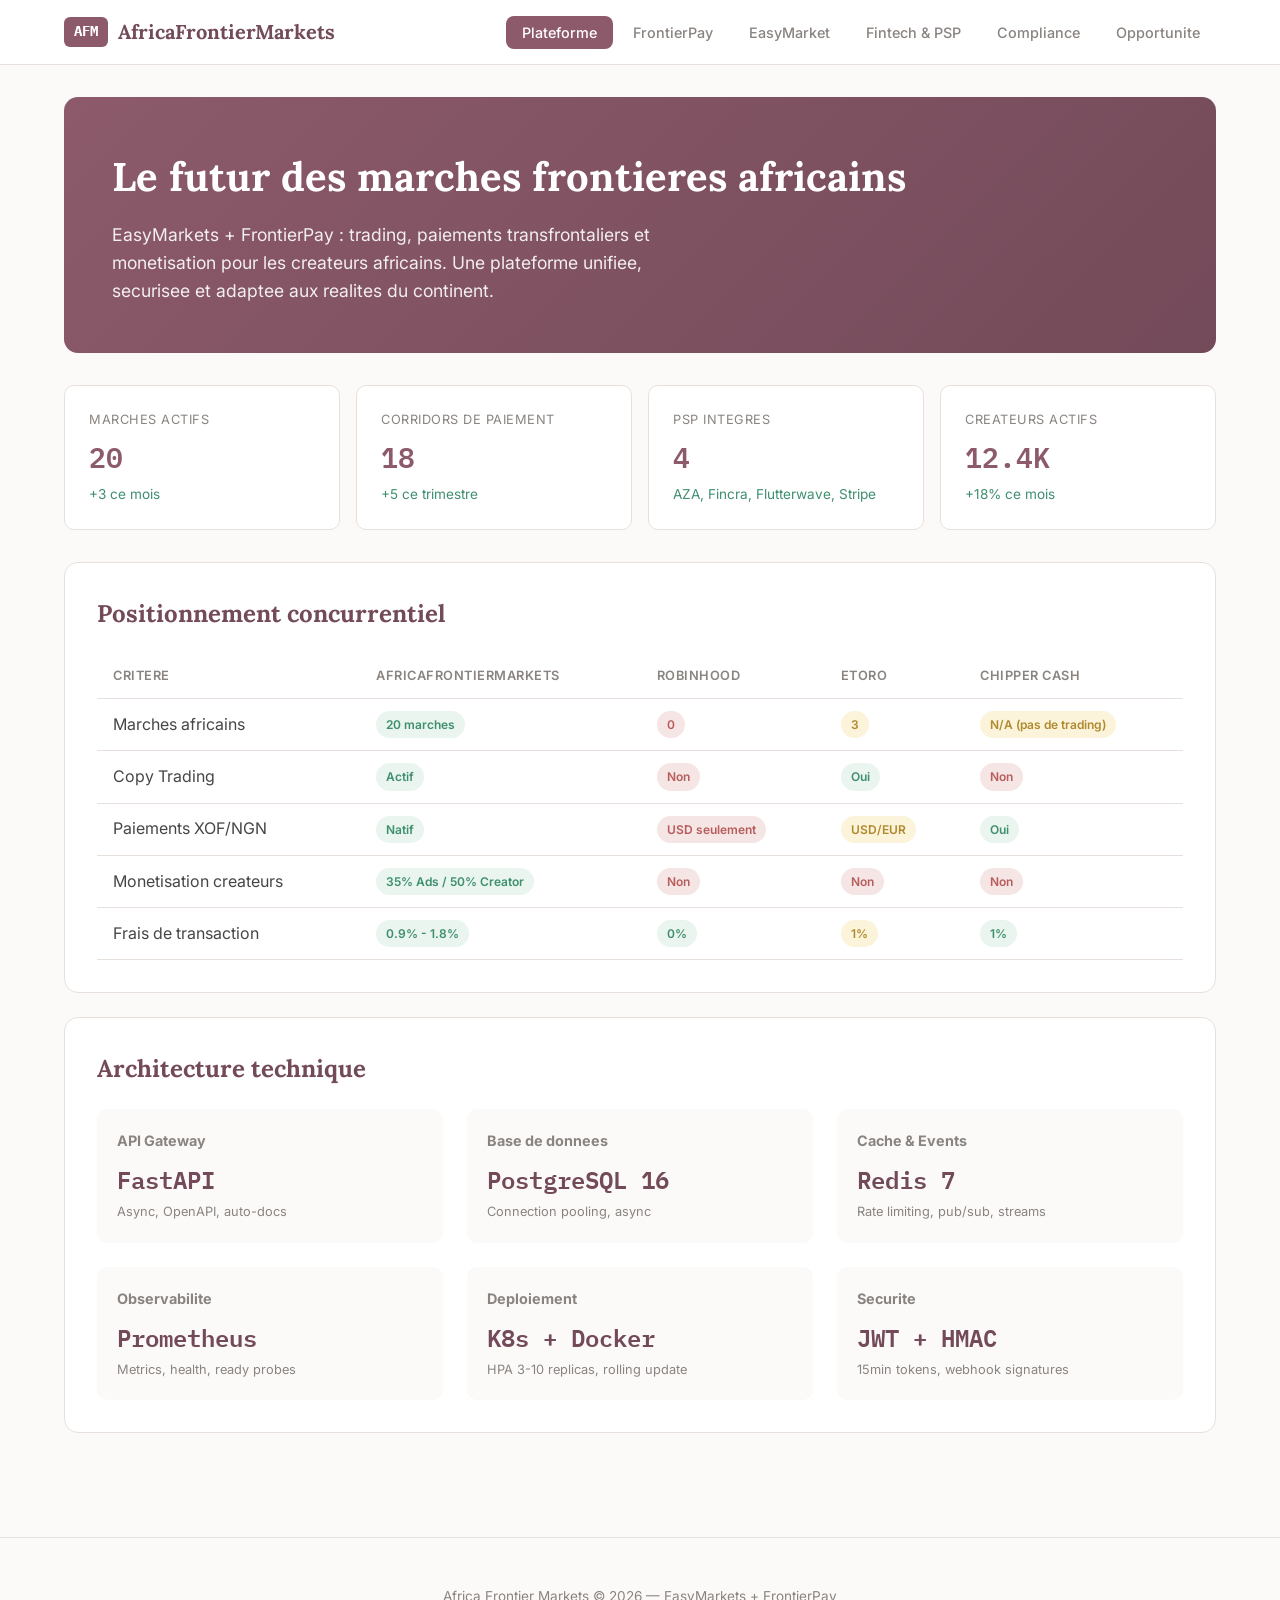
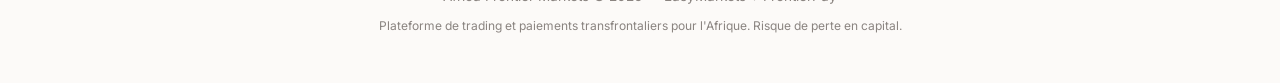
<file: public/afm-web.html>
<!DOCTYPE html>
<html lang="fr">
<head>
  <meta charset="UTF-8">
  <meta name="viewport" content="width=device-width, initial-scale=1.0">
  <title>AfricaFrontierMarkets — EasyMarkets + FrontierPay</title>
  <link href="https://fonts.googleapis.com/css2?family=Lora:wght@500;600;700&family=Inter:wght@400;500;600;700&family=IBM+Plex+Mono:wght@400;500;600&display=swap" rel="stylesheet">
  <style>
    :root {
      --bg: #FCFAF8;
      --surface: #FFFFFF;
      --tint: #F7EEF0;
      --deep: #8C5A6B;
      --deep-2: #734A59;
      --ink: #464646;
      --ink-2: #2E2E2E;
      --soft: #8A8480;
      --border: #E8E0DC;
      --rose: #C48A9A;
      --rose-line: #DDB6C0;
      --good: #3F8F6F;
      --good-bg: #E9F5EE;
      --warn: #B08A2E;
      --warn-bg: #FBF3DA;
      --danger: #B85C5C;
      --danger-bg: #F5E5E5;
      --radius: 14px;
      --radius-sm: 10px;
    }
    * { margin: 0; padding: 0; box-sizing: border-box; }
    body {
      font-family: 'Inter', sans-serif;
      background: var(--bg);
      color: var(--ink);
      line-height: 1.6;
    }
    .topnav {
      background: var(--surface);
      border-bottom: 1px solid var(--border);
      position: sticky;
      top: 0;
      z-index: 100;
    }
    .nav-inner {
      max-width: 1200px;
      margin: 0 auto;
      padding: 0 24px;
      display: flex;
      align-items: center;
      justify-content: space-between;
      height: 64px;
    }
    .logo {
      font-family: 'Lora', serif;
      font-weight: 700;
      font-size: 1.25rem;
      color: var(--deep-2);
      display: flex;
      align-items: center;
      gap: 10px;
    }
    .mark {
      background: var(--deep);
      color: white;
      padding: 4px 10px;
      border-radius: 6px;
      font-size: 0.85rem;
      font-family: 'IBM Plex Mono', monospace;
    }
    .tabs {
      display: flex;
      gap: 4px;
    }
    .tabs button {
      padding: 8px 16px;
      border: none;
      background: transparent;
      color: var(--soft);
      font-family: 'Inter', sans-serif;
      font-weight: 500;
      font-size: 0.9rem;
      cursor: pointer;
      border-radius: 8px;
      transition: all 0.2s;
    }
    .tabs button:hover { background: var(--tint); color: var(--deep); }
    .tabs button.active { background: var(--deep); color: white; }
    .wrap { max-width: 1200px; margin: 0 auto; padding: 32px 24px; }
    .hero {
      background: linear-gradient(135deg, var(--deep) 0%, var(--deep-2) 100%);
      color: white;
      padding: 48px;
      border-radius: var(--radius);
      margin-bottom: 32px;
    }
    .hero h1 { font-family: 'Lora', serif; font-size: 2.5rem; margin-bottom: 12px; }
    .hero p { font-size: 1.1rem; opacity: 0.9; max-width: 600px; }
    .stats-grid {
      display: grid;
      grid-template-columns: repeat(auto-fit, minmax(200px, 1fr));
      gap: 16px;
      margin-bottom: 32px;
    }
    .stat-card {
      background: var(--surface);
      border: 1px solid var(--border);
      border-radius: var(--radius-sm);
      padding: 24px;
    }
    .stat-card .label { font-size: 0.8rem; color: var(--soft); text-transform: uppercase; letter-spacing: 0.5px; }
    .stat-card .value { font-family: 'IBM Plex Mono', monospace; font-size: 1.75rem; font-weight: 600; color: var(--deep); margin-top: 4px; }
    .stat-card .change { font-size: 0.85rem; margin-top: 4px; }
    .change.up { color: var(--good); }
    .change.down { color: var(--danger); }
    .section { background: var(--surface); border: 1px solid var(--border); border-radius: var(--radius); padding: 32px; margin-bottom: 24px; }
    .section h2 { font-family: 'Lora', serif; font-size: 1.5rem; color: var(--deep-2); margin-bottom: 20px; }
    .section h3 { font-size: 1.1rem; color: var(--ink-2); margin: 20px 0 12px; }
    table { width: 100%; border-collapse: collapse; }
    th, td { padding: 12px 16px; text-align: left; border-bottom: 1px solid var(--border); }
    th { font-weight: 600; font-size: 0.8rem; text-transform: uppercase; color: var(--soft); letter-spacing: 0.5px; }
    tr:hover { background: var(--tint); }
    .badge {
      display: inline-block;
      padding: 4px 10px;
      border-radius: 20px;
      font-size: 0.75rem;
      font-weight: 600;
    }
    .badge-success { background: var(--good-bg); color: var(--good); }
    .badge-warning { background: var(--warn-bg); color: var(--warn); }
    .badge-danger { background: var(--danger-bg); color: var(--danger); }
    .operator-badges { display:flex; flex-wrap:wrap; gap:6px; }
    .operator-badge { display:inline-flex; align-items:center; gap:6px; padding:5px 8px; border:1px solid var(--border); border-radius:999px; background:var(--surface); font-size:.72rem; font-weight:600; }
    .operator-logo { width:20px; height:20px; object-fit:contain; border-radius:50%; background:#fff; }
    .availability-dot { width:7px; height:7px; border-radius:50%; display:inline-block; }
    .availability-dot.available { background:var(--good); }
    .availability-dot.limited { background:var(--warn); }
    .availability-dot.unavailable { background:var(--danger); }
    .filter-row { display:flex; flex-wrap:wrap; align-items:end; gap:12px; margin-bottom:20px; }
    .filter-row label { display:flex; flex-direction:column; gap:5px; font-size:.8rem; color:var(--soft); font-weight:600; }
    .filter-row select { min-width:210px; padding:10px 12px; border:1px solid var(--border); border-radius:8px; background:var(--surface); color:var(--ink-2); font:inherit; }
    .language-control { margin-left:auto; display:flex; gap:4px; align-items:center; }
    .language-control button { border:1px solid var(--border); background:var(--surface); color:var(--soft); border-radius:6px; padding:5px 8px; cursor:pointer; font-weight:600; }
    .language-control button.active { background:var(--deep); color:white; border-color:var(--deep); }
    .live-note { margin-top:10px; font-size:.8rem; color:var(--soft); }
    .family-chips { display:flex; flex-wrap:wrap; gap:8px; margin-bottom:16px; }
    .family-chip { border:1px solid var(--deep); background:transparent; color:var(--deep); border-radius:999px; padding:7px 12px; cursor:pointer; font-weight:600; }
    .family-chip.active { background:var(--deep); color:white; }
    @media (max-width: 768px) { .language-control { margin-left:0; width:100%; } .filter-row select { width:100%; } .filter-row label { flex:1 1 100%; } table { display:block; overflow-x:auto; white-space:nowrap; } }
    .btn {
      display: inline-flex;
      align-items: center;
      gap: 8px;
      padding: 10px 20px;
      border: none;
      border-radius: 8px;
      font-family: 'Inter', sans-serif;
      font-weight: 600;
      font-size: 0.9rem;
      cursor: pointer;
      transition: all 0.2s;
    }
    .btn-primary { background: var(--deep); color: white; }
    .btn-primary:hover { background: var(--deep-2); }
    .btn-outline { background: transparent; border: 1px solid var(--deep); color: var(--deep); }
    .btn-outline:hover { background: var(--tint); }
    .grid-2 { display: grid; grid-template-columns: 1fr 1fr; gap: 24px; }
    .grid-3 { display: grid; grid-template-columns: repeat(3, 1fr); gap: 24px; }
    .card { background: var(--bg); border-radius: var(--radius-sm); padding: 20px; }
    .card h4 { font-size: 0.9rem; color: var(--soft); margin-bottom: 8px; }
    .card .big { font-family: 'IBM Plex Mono', monospace; font-size: 1.5rem; font-weight: 600; color: var(--deep-2); }
    .progress-bar { height: 8px; background: var(--border); border-radius: 4px; overflow: hidden; margin-top: 8px; }
    .progress-bar .fill { height: 100%; border-radius: 4px; transition: width 0.3s; }
    .sub-tabs { display: flex; gap: 4px; margin-bottom: 20px; padding-bottom: 12px; border-bottom: 1px solid var(--border); }
    .sub-tabs button { padding: 6px 14px; border: none; background: transparent; color: var(--soft); font-family: 'Inter', sans-serif; font-weight: 500; font-size: 0.85rem; cursor: pointer; border-radius: 6px; }
    .sub-tabs button:hover { background: var(--tint); }
    .sub-tabs button.active { background: var(--deep); color: white; }
    .trader-card { background: var(--bg); border-radius: var(--radius-sm); padding: 20px; display: flex; flex-direction: column; gap: 12px; }
    .trader-card .header { display: flex; align-items: center; gap: 12px; }
    .avatar { width: 48px; height: 48px; border-radius: 50%; background: var(--deep); color: white; display: flex; align-items: center; justify-content: center; font-weight: 700; font-size: 1.1rem; }
    .trader-card .name { font-weight: 600; }
    .trader-card .return { font-family: 'IBM Plex Mono', monospace; font-size: 1.25rem; color: var(--good); }
    .trader-card .risk { font-size: 0.8rem; color: var(--soft); }
    .signal-card { background: var(--bg); border-radius: var(--radius-sm); padding: 16px; margin-bottom: 12px; }
    .signal-card .meta { display: flex; align-items: center; gap: 8px; margin-bottom: 8px; }
    .signal-card .ticker { font-family: 'IBM Plex Mono', monospace; font-weight: 600; font-size: 0.85rem; background: var(--tint); padding: 2px 8px; border-radius: 4px; }
    .signal-card .side-buy { color: var(--good); font-weight: 600; }
    .signal-card .side-sell { color: var(--danger); font-weight: 600; }
    footer { text-align: center; padding: 48px 24px; color: var(--soft); font-size: 0.85rem; border-top: 1px solid var(--border); margin-top: 48px; }
    .hidden { display: none; }
    @media (max-width: 768px) {
      .grid-2, .grid-3 { grid-template-columns: 1fr; }
      .hero h1 { font-size: 1.75rem; }
      .tabs { flex-wrap: wrap; }
    }
  </style>
</head>
<body>
  <header class="topnav">
    <div class="nav-inner">
      <div class="logo"><span class="mark">AFM</span> AfricaFrontierMarkets</div>
      <nav class="tabs" id="tabs">
        <button data-tab="plateforme" class="active">Plateforme</button>
        <button data-tab="frontierpay">FrontierPay</button>
        <button data-tab="easymarket">EasyMarket</button>
        <button data-tab="fintech">Fintech & PSP</button>
        <button data-tab="compliance">Compliance</button>
        <button data-tab="levee">Opportunite</button>
      </nav>
    </div>
  </header>
  <main class="wrap" id="main"></main>
  <footer>
    <p>Africa Frontier Markets &copy; 2026 — EasyMarkets + FrontierPay</p>
    <p style="margin-top:8px;font-size:0.75rem;">Plateforme de trading et paiements transfrontaliers pour l'Afrique. Risque de perte en capital.</p>
  </footer>

<script>
// ===== DATA =====
const markets = [
  { code: "BRVM", name: "Bourse Regionale", country: "CI", currency: "XOF", open: "09:00", close: "15:30", status: "open", region: "west_africa" },
  { code: "NGX", name: "Nigerian Exchange", country: "NG", currency: "NGN", open: "09:30", close: "14:30", status: "open", region: "west_africa" },
  { code: "JSE", name: "Johannesburg SE", country: "ZA", currency: "ZAR", open: "09:00", close: "17:00", status: "open", region: "south_africa" },
  { code: "NSE", name: "Nairobi SE", country: "KE", currency: "KES", open: "09:30", close: "15:00", status: "open", region: "east_africa" },
  { code: "GSE", name: "Ghana SE", country: "GH", currency: "GHS", open: "10:00", close: "15:00", status: "open", region: "west_africa" },
  { code: "EGX", name: "Egyptian Exchange", country: "EG", currency: "EGP", open: "09:30", close: "14:30", status: "closed", region: "north_africa" },
  { code: "BSE", name: "Botswana SE", country: "BW", currency: "BWP", open: "10:00", close: "14:00", status: "open", region: "south_africa" },
  { code: "USE", name: "Uganda SE", country: "UG", currency: "UGX", open: "10:00", close: "15:00", status: "open", region: "east_africa" },
  { code: "DSE", name: "Dar es Salaam SE", country: "TZ", currency: "TZS", open: "10:00", close: "15:00", status: "open", region: "east_africa" },
  { code: "LUSE", name: "Lusaka SE", country: "ZM", currency: "ZMW", open: "10:00", close: "15:00", status: "open", region: "south_africa" },
  { code: "ZSE", name: "Zimbabwe SE", country: "ZW", currency: "ZWL", open: "10:00", close: "15:00", status: "halted", region: "south_africa" },
  { code: "SEM", name: "Stock Exchange of Mauritius", country: "MU", currency: "MUR", open: "09:00", close: "13:30", status: "open", region: "east_africa" },
  { code: "NSX", name: "Namibian SE", country: "NA", currency: "NAD", open: "09:00", close: "17:00", status: "open", region: "south_africa" },
  { code: "BRVMBA", name: "BRVM Bond", country: "CI", currency: "XOF", open: "09:00", close: "15:30", status: "open", region: "west_africa" },
  { code: "CSE", name: "Casablanca SE", country: "MA", currency: "MAD", open: "09:30", close: "15:30", status: "open", region: "north_africa" },
  { code: "BVG", name: "Bourse de Guinee", country: "GN", currency: "GNF", open: "09:00", close: "15:00", status: "closed", region: "west_africa" },
  { code: "RSE", name: "Rwanda SE", country: "RW", currency: "RWF", open: "10:00", close: "14:00", status: "open", region: "east_africa" },
  { code: "MSE", name: "Malawi SE", country: "MW", currency: "MWK", open: "10:00", close: "12:00", status: "open", region: "south_africa" },
  { code: "SSE", name: "Swaziland SE", country: "SZ", currency: "SZL", open: "09:00", close: "15:00", status: "open", region: "south_africa" },
  { code: "BFX", name: "Bourse de Tunis", country: "TN", currency: "TND", open: "09:00", close: "13:00", status: "open", region: "north_africa" },
];

const traders = [
  { name: "A. Diallo", return: 34.2, risk: "Modere", followers: 1240, allocation: 45, avatar: "AD" },
  { name: "K. Osei", return: 28.7, risk: "Eleve", followers: 890, allocation: 30, avatar: "KO" },
  { name: "M. Ndiaye", return: 22.1, risk: "Faible", followers: 2100, allocation: 60, avatar: "MN" },
  { name: "J. Mwangi", return: 19.8, risk: "Modere", followers: 1560, allocation: 25, avatar: "JM" },
  { name: "T. Mensah", return: 15.4, risk: "Faible", followers: 3200, allocation: 50, avatar: "TM" },
  { name: "L. Okonkwo", return: 12.3, risk: "Faible", followers: 4100, allocation: 20, avatar: "LO" },
];

const signals = [
  { author: "A. Diallo", ticker: "BRVM-CI", side: "buy", price: "4,250 XOF", time: "2 min", avatar: "AD" },
  { author: "K. Osei", ticker: "MTNN", side: "sell", price: "195.50 NGN", time: "5 min", avatar: "KO" },
  { author: "M. Ndiaye", ticker: "JSE-SAP", side: "buy", price: "682.00 ZAR", time: "12 min", avatar: "MN" },
  { author: "J. Mwangi", ticker: "NSE-SCBK", side: "buy", price: "245.00 KES", time: "18 min", avatar: "JM" },
  { author: "T. Mensah", ticker: "GSE-GOIL", side: "sell", price: "1.85 GHS", time: "25 min", avatar: "TM" },
];

const watchlist = [
  { ticker: "BRVM-CI", name: "Societe Ivoirienne", price: "4,250", change: "+2.4%", currency: "XOF" },
  { ticker: "MTNN", name: "MTN Nigeria", price: "195.50", change: "-0.8%", currency: "NGN" },
  { ticker: "JSE-SAP", name: "Sappi Ltd", price: "682.00", change: "+1.2%", currency: "ZAR" },
  { ticker: "NSE-SCBK", name: "StanChart Kenya", price: "245.00", change: "+0.5%", currency: "KES" },
  { ticker: "GSE-GOIL", name: "GOIL Ghana", price: "1.85", change: "-1.1%", currency: "GHS" },
  { ticker: "USE-UMEM", name: "UMEME Uganda", price: "280.00", change: "+3.2%", currency: "UGX" },
];

const corridors = [
  { from: "Cameroun", to: "Côte d'Ivoire", psp: "MTN MoMo + Orange Money", fx: "XAF -> XOF", fee: "Indicatif", time: "Selon disponibilité", operators: [{ name: "MTN MoMo", logo: "https://upload.wikimedia.org/wikipedia/commons/9/93/MTN_Logo.svg" }, { name: "Orange Money", logo: "https://upload.wikimedia.org/wikipedia/commons/c/c8/Orange_logo.svg" }] },
  { from: "Côte d'Ivoire", to: "Ghana", psp: "Orange Money + MTN MoMo", fx: "XOF -> GHS", fee: "Indicatif", time: "Selon disponibilité", operators: [{ name: "Orange Money", logo: "https://upload.wikimedia.org/wikipedia/commons/c/c8/Orange_logo.svg" }, { name: "MTN MoMo", logo: "https://upload.wikimedia.org/wikipedia/commons/9/93/MTN_Logo.svg" }] },
  { from: "Côte d'Ivoire", to: "Nigeria", psp: "Orange Money + MTN MoMo", fx: "XOF -> NGN", fee: "Indicatif", time: "Selon disponibilité", operators: [{ name: "Orange Money", logo: "https://upload.wikimedia.org/wikipedia/commons/c/c8/Orange_logo.svg" }, { name: "MTN MoMo", logo: "https://upload.wikimedia.org/wikipedia/commons/9/93/MTN_Logo.svg" }] },
  { from: "Bénin", to: "Nigeria", psp: "Moov Money + MTN MoMo", fx: "XOF -> NGN", fee: "Indicatif", time: "Selon disponibilité", operators: [{ name: "Moov Money", logo: "https://upload.wikimedia.org/wikipedia/commons/8/8a/Moov_Africa_logo.svg" }, { name: "MTN MoMo", logo: "https://upload.wikimedia.org/wikipedia/commons/9/93/MTN_Logo.svg" }] },
  { from: "Cameroun", to: "Nigeria", psp: "MTN MoMo + Orange Money", fx: "XAF -> NGN", fee: "Indicatif", time: "Selon disponibilité", operators: [{ name: "MTN MoMo", logo: "https://upload.wikimedia.org/wikipedia/commons/9/93/MTN_Logo.svg" }, { name: "Orange Money", logo: "https://upload.wikimedia.org/wikipedia/commons/c/c8/Orange_logo.svg" }] },
];
const publicLanguages = { fr: { title: "Langue", french: "Français", english: "English (UK)", origin: "Pays de départ", all: "Tous les pays", corridors: "Corridors disponibles", operators: "Opérateurs disponibles", availability: "Disponibilité simulée", refresh: "Actualisation simulée" }, en: { title: "Language", french: "French", english: "English (UK)", origin: "Departure country", all: "All countries", corridors: "Available corridors", operators: "Available operators", availability: "Simulated availability", refresh: "Simulated refresh" } };
let publicLanguage = localStorage.getItem('afm.language') === 'en' ? 'en' : 'fr';
let availabilityTick = 0;

// ===== RENDER FUNCTIONS =====

function renderPlateforme() {
  return `
    <div class="hero">
      <h1>Le futur des marches frontieres africains</h1>
      <p>EasyMarkets + FrontierPay : trading, paiements transfrontaliers et monetisation pour les createurs africains. Une plateforme unifiee, securisee et adaptee aux realites du continent.</p>
    </div>
    <div class="stats-grid">
      <div class="stat-card"><div class="label">Marches actifs</div><div class="value">20</div><div class="change up">+3 ce mois</div></div>
      <div class="stat-card"><div class="label">Corridors de paiement</div><div class="value">18</div><div class="change up">+5 ce trimestre</div></div>
      <div class="stat-card"><div class="label">PSP integres</div><div class="value">4</div><div class="change up">AZA, Fincra, Flutterwave, Stripe</div></div>
      <div class="stat-card"><div class="label">Createurs actifs</div><div class="value">12.4K</div><div class="change up">+18% ce mois</div></div>
    </div>
    <div class="section">
      <h2>Positionnement concurrentiel</h2>
      <table>
        <tr><th>Critere</th><th>AfricaFrontierMarkets</th><th>Robinhood</th><th>eToro</th><th>Chipper Cash</th></tr>
        <tr><td>Marches africains</td><td><span class="badge badge-success">20 marches</span></td><td><span class="badge badge-danger">0</span></td><td><span class="badge badge-warning">3</span></td><td><span class="badge badge-warning">N/A (pas de trading)</span></td></tr>
        <tr><td>Copy Trading</td><td><span class="badge badge-success">Actif</span></td><td><span class="badge badge-danger">Non</span></td><td><span class="badge badge-success">Oui</span></td><td><span class="badge badge-danger">Non</span></td></tr>
        <tr><td>Paiements XOF/NGN</td><td><span class="badge badge-success">Natif</span></td><td><span class="badge badge-danger">USD seulement</span></td><td><span class="badge badge-warning">USD/EUR</span></td><td><span class="badge badge-success">Oui</span></td></tr>
        <tr><td>Monetisation createurs</td><td><span class="badge badge-success">35% Ads / 50% Creator</span></td><td><span class="badge badge-danger">Non</span></td><td><span class="badge badge-danger">Non</span></td><td><span class="badge badge-danger">Non</span></td></tr>
        <tr><td>Frais de transaction</td><td><span class="badge badge-success">0.9% - 1.8%</span></td><td><span class="badge badge-success">0%</span></td><td><span class="badge badge-warning">1%</span></td><td><span class="badge badge-success">1%</span></td></tr>
      </table>
    </div>
    <div class="section">
      <h2>Architecture technique</h2>
      <div class="grid-3">
        <div class="card"><h4>API Gateway</h4><div class="big">FastAPI</div><p style="font-size:0.8rem;color:var(--soft);margin-top:4px;">Async, OpenAPI, auto-docs</p></div>
        <div class="card"><h4>Base de donnees</h4><div class="big">PostgreSQL 16</div><p style="font-size:0.8rem;color:var(--soft);margin-top:4px;">Connection pooling, async</p></div>
        <div class="card"><h4>Cache & Events</h4><div class="big">Redis 7</div><p style="font-size:0.8rem;color:var(--soft);margin-top:4px;">Rate limiting, pub/sub, streams</p></div>
        <div class="card"><h4>Observabilite</h4><div class="big">Prometheus</div><p style="font-size:0.8rem;color:var(--soft);margin-top:4px;">Metrics, health, ready probes</p></div>
        <div class="card"><h4>Deploiement</h4><div class="big">K8s + Docker</div><p style="font-size:0.8rem;color:var(--soft);margin-top:4px;">HPA 3-10 replicas, rolling update</p></div>
        <div class="card"><h4>Securite</h4><div class="big">JWT + HMAC</div><p style="font-size:0.8rem;color:var(--soft);margin-top:4px;">15min tokens, webhook signatures</p></div>
      </div>
    </div>
  `;
}

function publicAvailability(name, index) {
  return publicLanguage === 'fr' ? 'Aperçu AZA sandbox' : 'AZA sandbox preview';
}
function publicStatusClass(label) {
  return label.toLowerCase().includes('indispon') || label.toLowerCase().includes('unavailable') ? 'unavailable' : label.toLowerCase().includes('limit') ? 'limited' : 'available';
}
function renderPublicOperators(corridor, index) {
  return `<div class="operator-badges">${corridor.operators.map(operator => { const status = publicAvailability(operator.name, index); return `<span class="operator-badge"><img class="operator-logo" src="${operator.logo}" alt="${operator.name}"><span class="availability-dot ${publicStatusClass(status)}"></span><span>${operator.name} · ${status}</span></span>`; }).join('')}</div>`;
}
function renderFrontierPay() {
  const lang = publicLanguages[publicLanguage];
  const origins = [...new Set(corridors.map(c => c.from))];
  return `
    <div class="hero">
      <div class="language-control" aria-label="${lang.title}"><span>${lang.title}</span><button class="${publicLanguage === 'fr' ? 'active' : ''}" onclick="setPublicLanguage('fr')">${lang.french}</button><button class="${publicLanguage === 'en' ? 'active' : ''}" onclick="setPublicLanguage('en')">${lang.english}</button></div>
      <h1>FrontierPay</h1>
      <p>${publicLanguage === 'fr' ? 'Transferts mobiles transfrontaliers interafrique. Visualisez le coût total et le montant net avant toute action.' : 'Cross-border mobile transfers across Africa. View the total cost and net amount before any action.'}</p>
    </div>
    <div class="stats-grid">
      <div class="stat-card"><div class="label">${publicLanguage === 'fr' ? 'Devises supportées' : 'Supported currencies'}</div><div class="value">18</div><div class="change up">XAF, XOF, NGN, GHS, USD...</div></div>
      <div class="stat-card"><div class="label">${publicLanguage === 'fr' ? 'Frais de plateforme' : 'Platform fees'}</div><div class="value">Indicatif</div><div class="change up">${publicLanguage === 'fr' ? 'Simulation sans mouvement de fonds' : 'Simulation with no funds movement'}</div></div>
      <div class="stat-card"><div class="label">${publicLanguage === 'fr' ? 'Actualisation' : 'Refresh'}</div><div class="value">15s</div><div class="change up">${lang.refresh}</div></div>
    </div>
    <div class="section">
      <h2>${publicLanguage === 'fr' ? 'Prévisualisation de corridor AZA sandbox' : 'AZA sandbox corridor preview'}</h2>
      <p class="live-note">${publicLanguage === 'fr' ? 'Cotation AZA sandbox côté serveur, sans création de transaction ni mouvement de fonds. Minimum : 100 000 FCFA. La disponibilité dépend des corridors activés.' : 'Server-side AZA sandbox quote, with no transaction creation or funds movement. Minimum: 100,000 FCFA. Availability depends on activated corridors.'}</p>
      <div class="filter-row">
        <label>Corridor<select id="frontier-sim-corridor"><option value="cameroon-ivory-coast">Cameroun → Côte d’Ivoire · XAF → XOF</option><option value="ivory-coast-cameroon">Côte d’Ivoire → Cameroun · XOF → XAF</option><option value="ci-ghana">Côte d’Ivoire → Ghana · XOF → GHS</option><option value="ci-nigeria">Côte d’Ivoire → Nigeria · XOF → NGN</option><option value="cameroon-nigeria">Cameroun → Nigeria · XAF → NGN</option><option value="benin-nigeria">Bénin → Nigeria · XOF → NGN</option></select></label>
        <label>${publicLanguage === 'fr' ? 'Montant' : 'Amount'}<input id="frontier-sim-amount" type="number" min="100000" step="1000" value="100000" inputmode="decimal"></label>
        <button class="btn btn-primary" id="frontier-sim-run" type="button" onclick="runFrontierSimulation()">${publicLanguage === 'fr' ? 'Obtenir la cotation' : 'Get quote'}</button>
      </div>
      <p id="frontier-sim-status" class="live-note" aria-live="polite">${publicLanguage === 'fr' ? 'Aperçu AZA sandbox non financier uniquement.' : 'AZA sandbox non-financial preview only.'}</p>
      <div id="frontier-sim-result" class="grid-2" hidden></div>
    </div>
    <div class="section">
      <h2>${lang.corridors}</h2>
      <div class="filter-row"><label>${lang.origin}<select id="frontier-origin-filter" onchange="renderFrontierCorridors(this.value)"><option value="all">${lang.all}</option>${origins.map(origin => `<option value="${origin}">${origin}</option>`).join('')}</select></label><span class="live-note">${lang.availability} · ${lang.refresh}</span></div>
      <div id="frontier-corridor-table">${renderFrontierCorridorTable('all')}</div>
    </div>
    <div class="section"><h2>Stack technique FrontierPay</h2><div class="grid-2"><div class="card"><h4>AZA</h4><div class="big">Rail Afrique de l’Ouest</div><p style="font-size:0.8rem;color:var(--soft);margin-top:4px;">XOF, NGN, KES, GHS — API REST, webhooks sécurisés</p></div><div class="card"><h4>Fincra</h4><div class="big">Rail Afrique + international</div><p style="font-size:0.8rem;color:var(--soft);margin-top:4px;">Multi-devises et comptes virtuels</p></div></div></div>
  `;
}
function renderFrontierCorridorTable(origin) {
  const lang = publicLanguages[publicLanguage];
  const filtered = origin === 'all' ? corridors : corridors.filter(c => c.from === origin);
  return `<table><tr><th>${publicLanguage === 'fr' ? 'Origine' : 'Origin'}</th><th>${publicLanguage === 'fr' ? 'Destination' : 'Destination'}</th><th>${lang.operators}</th><th>FX</th></tr>${filtered.map((c, index) => `<tr><td>${c.from}</td><td>${c.to}</td><td>${renderPublicOperators(c, index)}</td><td>${c.fx}</td></tr>`).join('')}</table>`;
}
async function runFrontierSimulation() {
  const button = document.getElementById('frontier-sim-run');
  const status = document.getElementById('frontier-sim-status');
  const result = document.getElementById('frontier-sim-result');
  const amount = Number(document.getElementById('frontier-sim-amount').value);
  const corridor = document.getElementById('frontier-sim-corridor').value;
  const currencies = { 'cameroon-ivory-coast': ['XAF', 'XOF'], 'ivory-coast-cameroon': ['XOF', 'XAF'], 'ci-ghana': ['XOF', 'GHS'], 'ci-nigeria': ['XOF', 'NGN'], 'cameroon-nigeria': ['XAF', 'NGN'], 'benin-nigeria': ['XOF', 'NGN'] };
  const [source, destination] = currencies[corridor] || [];
  if (!Number.isFinite(amount) || amount < 100000) { status.textContent = publicLanguage === 'fr' ? 'Le montant minimum est de 100 000 FCFA.' : 'The minimum amount is 100,000 FCFA.'; result.hidden = true; return; }
  button.disabled = true; status.textContent = publicLanguage === 'fr' ? 'Obtention de la cotation AZA sandbox…' : 'Requesting AZA sandbox quote…'; result.hidden = true;
  try {
    const response = await fetch('/api/v1/public/frontierpay/simulate', { method: 'POST', headers: { 'Content-Type': 'application/json' }, body: JSON.stringify({ amount, source_currency: source, beneficiary_currency: destination, corridor, kaybic_fee: amount * .01, aza_payin_fee: amount * .03, aza_payout_fee: amount * .02, afm_fee: amount * .02, direction: 'payout' }) });
    const data = await response.json().catch(() => ({}));
    if (!response.ok) throw new Error(data.detail || (publicLanguage === 'fr' ? 'La cotation est indisponible.' : 'The quote is unavailable.'));
    result.innerHTML = `<div class="card"><strong>${publicLanguage === 'fr' ? 'Taux' : 'Rate'}</strong><div class="big">1 ${data.source_currency} = ${data.fx_rate} ${data.beneficiary_currency}</div></div><div class="card"><strong>${publicLanguage === 'fr' ? 'Montant net estimé' : 'Estimated net amount'}</strong><div class="big">${data.net_destination_amount} ${data.beneficiary_currency}</div><p>${publicLanguage === 'fr' ? 'Frais' : 'Fees'} : ${data.platform_fees} ${data.source_currency}</p></div>`;
    result.hidden = false; status.textContent = publicLanguage === 'fr' ? 'Cotation reçue. Aucun mouvement de fonds.' : 'Quote received. No funds movement.';
  } catch (error) { status.textContent = error instanceof Error ? error.message : (publicLanguage === 'fr' ? 'La cotation est indisponible.' : 'The quote is unavailable.'); }
  finally { button.disabled = false; }
}
function renderFrontierCorridors(origin) { const target = document.getElementById('frontier-corridor-table'); if (target) target.innerHTML = renderFrontierCorridorTable(origin); }
function setPublicLanguage(language) { publicLanguage = language; localStorage.setItem('afm.language', language); renderTab('frontierpay'); }

function renderEasyMarket() {
  return `
    <div class="hero">
      <h1>EasyMarket</h1>
      <p>Trading sur 20 marches africains avec copy trading social, wallet multi-devises et signaux en temps reel. Construit pour les traders africains, par des africains.</p>
    </div>
    <div class="stats-grid">
      <div class="stat-card"><div class="label">Utilisateurs actifs</div><div class="value">8.7K</div><div class="change up">+24% ce mois</div></div>
      <div class="stat-card"><div class="label">Volume trade</div><div class="value">$12.4M</div><div class="change up">+18% ce mois</div></div>
      <div class="stat-card"><div class="label">Copy-traders</div><div class="value">3.2K</div><div class="change up">+45% ce mois</div></div>
      <div class="stat-card"><div class="label">Signaux/jour</div><div class="value">1,240</div><div class="change up">+12% ce mois</div></div>
    </div>
    <div class="section">
      <div class="sub-tabs" id="em-tabs">
        <button data-em="dashboard" class="active">Dashboard</button>
        <button data-em="marches">Marches</button>
        <button data-em="watchlist">Watchlist</button>
        <button data-em="ordres">Ordres</button>
        <button data-em="social">Social</button>
        <button data-em="copy">Copy Trading</button>
      </div>
      <div id="em-content"></div>
    </div>
  `;
}

function renderCompliance() {
  return `
    <div class="hero">
      <h1>Compliance &amp; protection client</h1>
      <p>Les fonctionnalités AFM sont conçues avec des contrôles d’identité, de lutte contre la fraude et de traçabilité adaptés aux services proposés.</p>
    </div>
    <div class="section" style="background:var(--warn-bg);border-color:var(--warn);">
      <h2 style="color:var(--warn);">Information importante</h2>
      <p>Cette page est un résumé public et non contractuel. Les conditions définitives, les limites et les partenaires autorisés restent soumis aux validations juridiques, réglementaires et opérationnelles applicables.</p>
    </div>
    <div class="grid-2">
      <div class="section"><h2>Onboarding et KYC</h2><p>Les services authentifiés peuvent nécessiter une adresse e-mail vérifiée, l’identité déclarée, le pays de résidence, la date de naissance et l’acceptation des conditions et de la politique AML/CFT.</p><ul style="margin-top:14px;padding-left:20px;"><li>Vérification de l’adresse e-mail</li><li>Contrôle séparé du bénéficiaire et du numéro Mobile Money</li><li>Revue renforcée lorsque le corridor ou le profil l’exige</li></ul></div>
      <div class="section"><h2>AML/CFT et sanctions</h2><p>Les opérations peuvent faire l’objet d’un screening sanctions/PEP, d’un suivi de vélocité, d’une analyse du corridor et d’une revue humaine. Une opération peut être suspendue ou refusée lorsqu’un contrôle échoue.</p><ul style="margin-top:14px;padding-left:20px;"><li>Idempotence et journal d’audit</li><li>Surveillance des bénéficiaires et des montants</li><li>Conservation des traces nécessaires à la réconciliation</li></ul></div>
    </div>
    <div class="section"><h2>Protection des fonds et des données</h2><div class="grid-3"><div class="card"><h4>Périmètre des fonds</h4><p>Le simulateur public ne crée aucune transaction et ne déplace aucun fonds. Les transactions réelles sont soumises aux contrôles et aux prestataires autorisés.</p></div><div class="card"><h4>Données</h4><p>Les secrets partenaires sont conservés dans l’environnement de déploiement et ne sont pas exposés dans le site, l’application ou les journaux.</p></div><div class="card"><h4>Transparence</h4><p>Les cotations de démonstration indiquent clairement leur environnement et leur caractère non financier.</p></div></div></div>
    <div class="section"><h2>FrontierPay et AZA sandbox</h2><p>Le simulateur FrontierPay est prévu pour appeler uniquement le endpoint de calcul AZA sandbox. Les corridors vers le Nigeria sont actuellement configurés en décaissement bancaire dans le sandbox documenté ; aucun PIN Mobile Money n’est demandé.</p><p class="live-note">Statut : la configuration des identifiants AZA sandbox sur l’environnement Northflank doit être confirmée avant d’annoncer une cotation disponible.</p></div>
    <div class="section"><h2>Documents</h2><p><a class="btn btn-outline" href="/terms">Conditions générales</a> <a class="btn btn-outline" href="/aml-policy">Politique AML/CFT</a> <a class="btn btn-outline" href="/onboarding">Onboarding</a></p></div>
  `;
}

function renderEMDashboard() {
  return `
    <div class="grid-3">
      <div class="card"><h4>Valeur du portefeuille</h4><div class="big">$24,580.00</div><div class="change up">+5.2% ce mois</div></div>
      <div class="card"><h4>Positions ouvertes</h4><div class="big">12</div><div class="change up">3 en profit</div></div>
      <div class="card"><h4>Disponible</h4><div class="big">$8,420.00</div><div class="change up">XOF, NGN, USD</div></div>
    </div>
    <h3 style="margin-top:24px;">Allocation</h3>
    <div class="grid-2">
      <div class="card">
        <h4>Actions BRVM</h4>
        <div class="big">45%</div>
        <div class="progress-bar"><div class="fill" style="width:45%;background:var(--deep)"></div></div>
      </div>
      <div class="card">
        <h4>Actions NGX</h4>
        <div class="big">25%</div>
        <div class="progress-bar"><div class="fill" style="width:25%;background:var(--rose)"></div></div>
      </div>
      <div class="card">
        <h4>Actions JSE</h4>
        <div class="big">15%</div>
        <div class="progress-bar"><div class="fill" style="width:15%;background:var(--good)"></div></div>
      </div>
      <div class="card">
        <h4>Cash</h4>
        <div class="big">15%</div>
        <div class="progress-bar"><div class="fill" style="width:15%;background:var(--soft)"></div></div>
      </div>
    </div>
    <h3 style="margin-top:24px;">Top Performers</h3>
    <table>
      <tr><th>Ticker</th><th>Nom</th><th>Prix</th><th>Change</th><th>Volume</th></tr>
      <tr><td>BRVM-CI</td><td>Societe Ivoirienne</td><td>4,250 XOF</td><td class="change up">+2.4%</td><td>1.2M</td></tr>
      <tr><td>MTNN</td><td>MTN Nigeria</td><td>195.50 NGN</td><td class="change down">-0.8%</td><td>8.5M</td></tr>
      <tr><td>JSE-SAP</td><td>Sappi Ltd</td><td>682.00 ZAR</td><td class="change up">+1.2%</td><td>450K</td></tr>
      <tr><td>NSE-SCBK</td><td>StanChart Kenya</td><td>245.00 KES</td><td class="change up">+0.5%</td><td>320K</td></tr>
    </table>
  `;
}

function renderEMMarches() {
  return `
    <h3>Marches frontieres africains</h3>
    <div class="family-chips" aria-label="Familles de titres"><button class="family-chip active" onclick="setMarketFamily(this, 'all')">Toutes les familles</button><button class="family-chip" onclick="setMarketFamily(this, 'equities')">Actions</button><button class="family-chip" onclick="setMarketFamily(this, 'bonds')">Obligations</button><button class="family-chip" onclick="setMarketFamily(this, 'funds')">Fonds & ETF</button><button class="family-chip" onclick="setMarketFamily(this, 'crypto')">Cryptomonnaies</button></div>
    <p id="market-family-note" class="live-note">Consultation contrôlée : sélectionnez une famille de titres.</p>
    <div style="margin-bottom:16px;">
      <button class="btn btn-outline" onclick="filterMarkets('all')">Tous</button>
      <button class="btn btn-outline" onclick="filterMarkets('west_africa')">Afrique de l'Ouest</button>
      <button class="btn btn-outline" onclick="filterMarkets('east_africa')">Afrique de l'Est</button>
      <button class="btn btn-outline" onclick="filterMarkets('south_africa')">Afrique Australe</button>
      <button class="btn btn-outline" onclick="filterMarkets('north_africa')">Afrique du Nord</button>
    </div>
    <table id="markets-table">
      <tr><th>Code</th><th>Nom</th><th>Pays</th><th>Devise</th><th>Horaires</th><th>Statut</th></tr>
      ${markets.map(m => `<tr data-region="${m.region}"><td><strong>${m.code}</strong></td><td>${m.name}</td><td>${m.country}</td><td>${m.currency}</td><td>${m.open} - ${m.close}</td><td>${m.status === 'open' ? '<span class="badge badge-success">Ouvert</span>' : m.status === 'halted' ? '<span class="badge badge-danger">Suspendu</span>' : '<span class="badge badge-warning">Ferme</span>'}</td></tr>`).join('')}
    </table>
  `;
}

function renderEMWatchlist() {
  return `
    <h3>Ma Watchlist</h3>
    <table>
      <tr><th>Ticker</th><th>Nom</th><th>Prix</th><th>Change</th><th>Devise</th><th>Action</th></tr>
      ${watchlist.map(w => `<tr><td><strong>${w.ticker}</strong></td><td>${w.name}</td><td>${w.price}</td><td class="change ${w.change.startsWith('+') ? 'up' : 'down'}">${w.change}</td><td>${w.currency}</td><td><button class="btn btn-primary" style="padding:4px 12px;font-size:0.8rem;">Acheter</button></td></tr>`).join('')}
    </table>
    <div style="margin-top:16px;">
      <button class="btn btn-outline" onclick="alert('Ajouter un titre a la watchlist')">+ Ajouter un titre</button>
    </div>
  `;
}

function renderEMOrdres() {
  return `
    <div class="grid-2">
      <div>
        <h3>Nouvel ordre</h3>
        <div class="card" style="margin-top:12px;">
          <div style="margin-bottom:12px;">
            <label style="display:block;font-size:0.8rem;color:var(--soft);margin-bottom:4px;">Type d'ordre</label>
            <select style="width:100%;padding:8px;border:1px solid var(--border);border-radius:6px;font-family:Inter;">
              <option>Marche</option>
              <option>Limite</option>
              <option>Stop</option>
            </select>
          </div>
          <div style="margin-bottom:12px;">
            <label style="display:block;font-size:0.8rem;color:var(--soft);margin-bottom:4px;">Marche</label>
            <select style="width:100%;padding:8px;border:1px solid var(--border);border-radius:6px;font-family:Inter;">
              <option>BRVM - Cote d'Ivoire</option>
              <option>NGX - Nigeria</option>
              <option>JSE - South Africa</option>
              <option>NSE - Kenya</option>
              <option>GSE - Ghana</option>
            </select>
          </div>
          <div style="margin-bottom:12px;">
            <label style="display:block;font-size:0.8rem;color:var(--soft);margin-bottom:4px;">Ticker</label>
            <input type="text" placeholder="ex: BRVM-CI" style="width:100%;padding:8px;border:1px solid var(--border);border-radius:6px;font-family:Inter;">
          </div>
          <div style="margin-bottom:12px;">
            <label style="display:block;font-size:0.8rem;color:var(--soft);margin-bottom:4px;">Quantite</label>
            <input type="number" placeholder="100" style="width:100%;padding:8px;border:1px solid var(--border);border-radius:6px;font-family:Inter;">
          </div>
          <div style="margin-bottom:12px;">
            <label style="display:block;font-size:0.8rem;color:var(--soft);margin-bottom:4px;">Prix limite (optionnel)</label>
            <input type="number" placeholder="Prix auto si marche" style="width:100%;padding:8px;border:1px solid var(--border);border-radius:6px;font-family:Inter;">
          </div>
          <button class="btn btn-primary" style="width:100%;">Passer l'ordre</button>
        </div>
      </div>
      <div>
        <h3>Recapitulatif des frais</h3>
        <div class="card" style="margin-top:12px;">
          <div style="display:flex;justify-content:space-between;padding:8px 0;border-bottom:1px solid var(--border);"><span>Commission</span><span>0.15%</span></div>
          <div style="display:flex;justify-content:space-between;padding:8px 0;border-bottom:1px solid var(--border);"><span>Frais de change</span><span>0.5%</span></div>
          <div style="display:flex;justify-content:space-between;padding:8px 0;border-bottom:1px solid var(--border);"><span>Frais de settlement</span><span>0.1%</span></div>
          <div style="display:flex;justify-content:space-between;padding:8px 0;font-weight:700;"><span>Total frais</span><span>0.75%</span></div>
        </div>
        <h3 style="margin-top:24px;">Historique</h3>
        <table>
          <tr><th>Date</th><th>Ticker</th><th>Type</th><th>Qt</th><th>Prix</th><th>Statut</th></tr>
          <tr><td>06/07</td><td>BRVM-CI</td><td>Achat</td><td>100</td><td>4,200</td><td><span class="badge badge-success">Execute</span></td></tr>
          <tr><td>05/07</td><td>MTNN</td><td>Vente</td><td>50</td><td>198.00</td><td><span class="badge badge-success">Execute</span></td></tr>
          <tr><td>04/07</td><td>JSE-SAP</td><td>Achat</td><td>20</td><td>675.00</td><td><span class="badge badge-warning">En attente</span></td></tr>
        </table>
      </div>
    </div>
  `;
}

function renderEMSocial() {
  return `
    <div class="grid-2">
      <div>
        <h3>Feed de signaux</h3>
        ${signals.map(s => `
          <div class="signal-card">
            <div class="meta">
              <div class="avatar" style="width:32px;height:32px;font-size:0.75rem;">${s.avatar}</div>
              <strong>${s.author}</strong>
              <span style="color:var(--soft);font-size:0.8rem;">${s.time}</span>
            </div>
            <div style="display:flex;gap:8px;align-items:center;">
              <span class="ticker">${s.ticker}</span>
              <span class="side-${s.side}">${s.side === 'buy' ? 'ACHAT' : 'VENTE'}</span>
              <span style="font-family:'IBM Plex Mono',monospace;">${s.price}</span>
            </div>
          </div>
        `).join('')}
      </div>
      <div>
        <h3>Trending</h3>
        <div class="card" style="margin-bottom:16px;">
          <h4>Hashtags populaires</h4>
          <div style="display:flex;flex-wrap:wrap;gap:8px;margin-top:12px;">
            <span class="badge badge-success">#BRVM</span>
            <span class="badge badge-success">#NGX</span>
            <span class="badge badge-warning">#JSE</span>
            <span class="badge badge-success">#CopyTrading</span>
            <span class="badge badge-warning">#Naira</span>
            <span class="badge badge-success">#XOF</span>
          </div>
        </div>
        <h3>Top contributeurs</h3>
        <table>
          <tr><th>Trader</th><th>Return</th><th>Followers</th></tr>
          <tr><td>A. Diallo</td><td class="change up">+34.2%</td><td>1,240</td></tr>
          <tr><td>K. Osei</td><td class="change up">+28.7%</td><td>890</td></tr>
          <tr><td>M. Ndiaye</td><td class="change up">+22.1%</td><td>2,100</td></tr>
        </table>
      </div>
    </div>
  `;
}

function renderEMCopy() {
  return `
    <h3>Trader leaders a copier</h3>
    <div style="display:grid;grid-template-columns:repeat(auto-fill,minmax(280px,1fr));gap:16px;margin-top:16px;">
      ${traders.map(t => `
        <div class="trader-card">
          <div class="header">
            <div class="avatar">${t.avatar}</div>
            <div>
              <div class="name">${t.name}</div>
              <div class="risk">Risque: ${t.risk} | ${t.followers} followers</div>
            </div>
          </div>
          <div class="return">+${t.return}% YTD</div>
          <div class="progress-bar"><div class="fill" style="width:${Math.min(t.return * 2, 100)}%;background:${t.return > 25 ? 'var(--good)' : t.return > 15 ? 'var(--warn)' : 'var(--soft)'}"></div></div>
          <button class="btn btn-primary" style="width:100%;" onclick="alert('Copier ${t.name} avec ${t.allocation}% allocation')">Copier (${t.allocation}%)</button>
        </div>
      `).join('')}
    </div>
    <h3 style="margin-top:32px;">Mes copy-trades actifs</h3>
    <table>
      <tr><th>Leader</th><th>Allocation</th><th>Return</th><th>Statut</th><th>Action</th></tr>
      <tr><td>A. Diallo</td><td>45%</td><td class="change up">+12.4%</td><td><span class="badge badge-success">Actif</span></td><td><button class="btn btn-outline" style="padding:4px 12px;font-size:0.8rem;">Arreter</button></td></tr>
      <tr><td>M. Ndiaye</td><td>30%</td><td class="change up">+8.2%</td><td><span class="badge badge-success">Actif</span></td><td><button class="btn btn-outline" style="padding:4px 12px;font-size:0.8rem;">Arreter</button></td></tr>
    </table>
  `;
}

function renderFintech() {
  return `
    <div class="hero">
      <h1>Fintech & PSP</h1>
      <p>API REST documentee, securisee et prete pour l'integration. 7 endpoints principaux pour gerer l'ensemble du cycle de vie utilisateur.</p>
    </div>
    <div class="section">
      <h2>Endpoints API</h2>
      <div class="grid-2">
        <div class="card">
          <h4>POST /platforms</h4>
          <div class="big">Onboarding</div>
          <p style="font-size:0.8rem;color:var(--soft);margin-top:4px;">Cree une plateforme partenaire avec API key et secret</p>
        </div>
        <div class="card">
          <h4>POST /auth/token</h4>
          <div class="big">Authentication</div>
          <p style="font-size:0.8rem;color:var(--soft);margin-top:4px;">JWT access (15min) + refresh token (7j)</p>
        </div>
        <div class="card">
          <h4>POST /api/v1/orders</h4>
          <div class="big">Trading</div>
          <p style="font-size:0.8rem;color:var(--soft);margin-top:4px;">Marche, Limite, Stop — routing broker automatique</p>
        </div>
        <div class="card">
          <h4>POST /api/v1/payments</h4>
          <div class="big">Paiements</div>
          <p style="font-size:0.8rem;color:var(--soft);margin-top:4px;">Initie un paiement avec idempotence SHA256</p>
        </div>
        <div class="card">
          <h4>GET /api/v1/wallet/balance</h4>
          <div class="big">Wallet</div>
          <p style="font-size:0.8rem;color:var(--soft);margin-top:4px;">Balance multi-devises avec conversion FX centralisee</p>
        </div>
        <div class="card">
          <h4>POST /api/v1/copy-trading/start</h4>
          <div class="big">Copy Trading</div>
          <p style="font-size:0.8rem;color:var(--soft);margin-top:4px;">Suivi d'un trader leader avec allocation %</p>
        </div>
        <div class="card">
          <h4>GET /api/v1/revenue/split</h4>
          <div class="big">Revenue</div>
          <p style="font-size:0.8rem;color:var(--soft);margin-top:4px;">Split 35% Ads / 50% Creator / 15% Platform</p>
        </div>
      </div>
    </div>
    <div class="section">
      <h2>Securite API</h2>
      <table>
        <tr><th>Mecanisme</th><th>Implementation</th><th>Status</th></tr>
        <tr><td>Authentification</td><td>JWT HS256, 15min expiration</td><td><span class="badge badge-success">Actif</span></td></tr>
        <tr><td>Rate Limiting</td><td>Redis sliding window, 100 req/min</td><td><span class="badge badge-success">Actif</span></td></tr>
        <tr><td>Webhook HMAC</td><td>SHA256 signature verification</td><td><span class="badge badge-success">Actif</span></td></tr>
        <tr><td>API Key Rotation</td><td>90-day expiry, POST /rotate-key</td><td><span class="badge badge-success">Actif</span></td></tr>
        <tr><td>CORS</td><td>Whitelist strict en production</td><td><span class="badge badge-success">Actif</span></td></tr>
        <tr><td>Input Validation</td><td>Pydantic v2 with constraints</td><td><span class="badge badge-success">Actif</span></td></tr>
      </table>
    </div>
  `;
}

function renderLevee() {
  return `
    <div class="hero">
      <h1>Opportunite d'investissement</h1>
      <p>Africa Frontier Markets construit l'infrastructure financiere de l'Afrique. Rejoignez la revolution des marches frontieres.</p>
    </div>
    <div class="section">
      <h2>Roadmap MVP</h2>
      <div class="grid-2">
        <div class="card">
          <h4>Q3 2026</h4>
          <div class="big">MVP Live</div>
          <ul style="margin-top:12px;font-size:0.9rem;color:var(--soft);list-style:none;">
            <li>BRVM + NGX trading live</li>
            <li>AZA + Fincra paiements</li>
            <li>Copy trading beta</li>
            <li>1,000 utilisateurs cible</li>
          </ul>
        </div>
        <div class="card">
          <h4>Q4 2026</h4>
          <div class="big">Scale</div>
          <ul style="margin-top:12px;font-size:0.9rem;color:var(--soft);list-style:none;">
            <li>+10 marches (JSE, NSE, GSE)</li>
            <li>Flutterwave + Stripe integration</li>
            <li>Social trading v1</li>
            <li>10,000 utilisateurs cible</li>
          </ul>
        </div>
        <div class="card">
          <h4>Q1 2027</h4>
          <div class="big">Monetisation</div>
          <ul style="margin-top:12px;font-size:0.9rem;color:var(--soft);list-style:none;">
            <li>COSY Ads Manager live</li>
            <li>Revenue split 35/50/15</li>
            <li>API partenaires ouverte</li>
            <li>50,000 utilisateurs cible</li>
          </ul>
        </div>
        <div class="card">
          <h4>Q2 2027</h4>
          <div class="big">Pan-African</div>
          <ul style="margin-top:12px;font-size:0.9rem;color:var(--soft);list-style:none;">
            <li>20 marches couverts</li>
            <li>Mobile money integration</li>
            <li>Regulatory compliance multi-pays</li>
            <li>100,000 utilisateurs cible</li>
          </ul>
        </div>
      </div>
    </div>
    <div class="section">
      <h2>Projections financieres (5 ans)</h2>
      <table>
        <tr><th>Annee</th><th>Utilisateurs</th><th>Volume trade</th><th>Volume paiements</th><th>Revenus</th></tr>
        <tr><td>2026</td><td>12,000</td><td>$50M</td><td>$20M</td><td>$1.2M</td></tr>
        <tr><td>2027</td><td>50,000</td><td>$250M</td><td>$100M</td><td>$6.0M</td></tr>
        <tr><td>2028</td><td>150,000</td><td>$800M</td><td>$400M</td><td>$18.0M</td></tr>
        <tr><td>2029</td><td>400,000</td><td>$2.0B</td><td>$1.0B</td><td>$45.0M</td></tr>
        <tr><td>2030</td><td>1,000,000</td><td>$5.0B</td><td>$2.5B</td><td>$100M</td></tr>
      </table>
    </div>
    <div class="section" style="background:var(--danger-bg);border-color:var(--danger);">
      <h2 style="color:var(--danger);">Disclaimer</h2>
      <p style="color:var(--danger);font-size:0.9rem;">Le trading sur les marches frontieres comporte des risques significatifs de perte en capital. Les performances passees ne garantissent pas les resultats futurs. Africa Frontier Markets est une plateforme technologique et ne fournit pas de conseils en investissement. Veuillez consulter un conseiller financier agree avant de prendre des decisions d'investissement.</p>
    </div>
  `;
}

// ===== EVENT LISTENERS =====

document.addEventListener('DOMContentLoaded', () => {
  const main = document.getElementById('main');
  const tabs = document.getElementById('tabs');

  function renderTab(tab) {
    switch(tab) {
      case 'plateforme': main.innerHTML = renderPlateforme(); break;
      case 'frontierpay': main.innerHTML = renderFrontierPay(); break;
      case 'easymarket':
        main.innerHTML = renderEasyMarket();
        setupEMTabs();
        break;
      case 'fintech': main.innerHTML = renderFintech(); break;
      case 'compliance': main.innerHTML = renderCompliance(); break;
      case 'levee': main.innerHTML = renderLevee(); break;
    }
  }

  function setupEMTabs() {
    const emTabs = document.getElementById('em-tabs');
    const emContent = document.getElementById('em-content');
    if (!emTabs || !emContent) return;

    function renderEM(tab) {
      switch(tab) {
        case 'dashboard': emContent.innerHTML = renderEMDashboard(); break;
        case 'marches': emContent.innerHTML = renderEMMarches(); break;
        case 'watchlist': emContent.innerHTML = renderEMWatchlist(); break;
        case 'ordres': emContent.innerHTML = renderEMOrdres(); break;
        case 'social': emContent.innerHTML = renderEMSocial(); break;
        case 'copy': emContent.innerHTML = renderEMCopy(); break;
      }
    }

    emTabs.querySelectorAll('button').forEach(btn => {
      btn.addEventListener('click', () => {
        emTabs.querySelectorAll('button').forEach(b => b.classList.remove('active'));
        btn.classList.add('active');
        renderEM(btn.dataset.em);
      });
    });

    renderEM('dashboard');
  }

  tabs.querySelectorAll('button').forEach(btn => {
    btn.addEventListener('click', () => {
      tabs.querySelectorAll('button').forEach(b => b.classList.remove('active'));
      btn.classList.add('active');
      renderTab(btn.dataset.tab);
    });
  });

  window.renderPublicTab = renderTab;
  renderTab('plateforme');
  setInterval(() => {
    availabilityTick += 1;
    const filter = document.getElementById('frontier-origin-filter');
    if (filter) renderFrontierCorridors(filter.value);
  }, 15000);
});

function setMarketFamily(button, family) {
  document.querySelectorAll('.family-chip').forEach(chip => chip.classList.remove('active'));
  button.classList.add('active');
  const note = document.getElementById('market-family-note');
  if (note) note.textContent = family === 'crypto' ? 'Cryptomonnaies : instruments à ajouter après validation de la source de marché.' : family === 'all' ? 'Consultation contrôlée : sélectionnez une famille de titres.' : `Famille sélectionnée : ${button.textContent}.`;
}

function filterMarkets(region) {
  const rows = document.querySelectorAll('#markets-table tr[data-region]');
  rows.forEach(row => {
    if (region === 'all' || row.dataset.region === region) {
      row.style.display = '';
    } else {
      row.style.display = 'none';
    }
  });
}
</script>
</body>
</html>
</file>
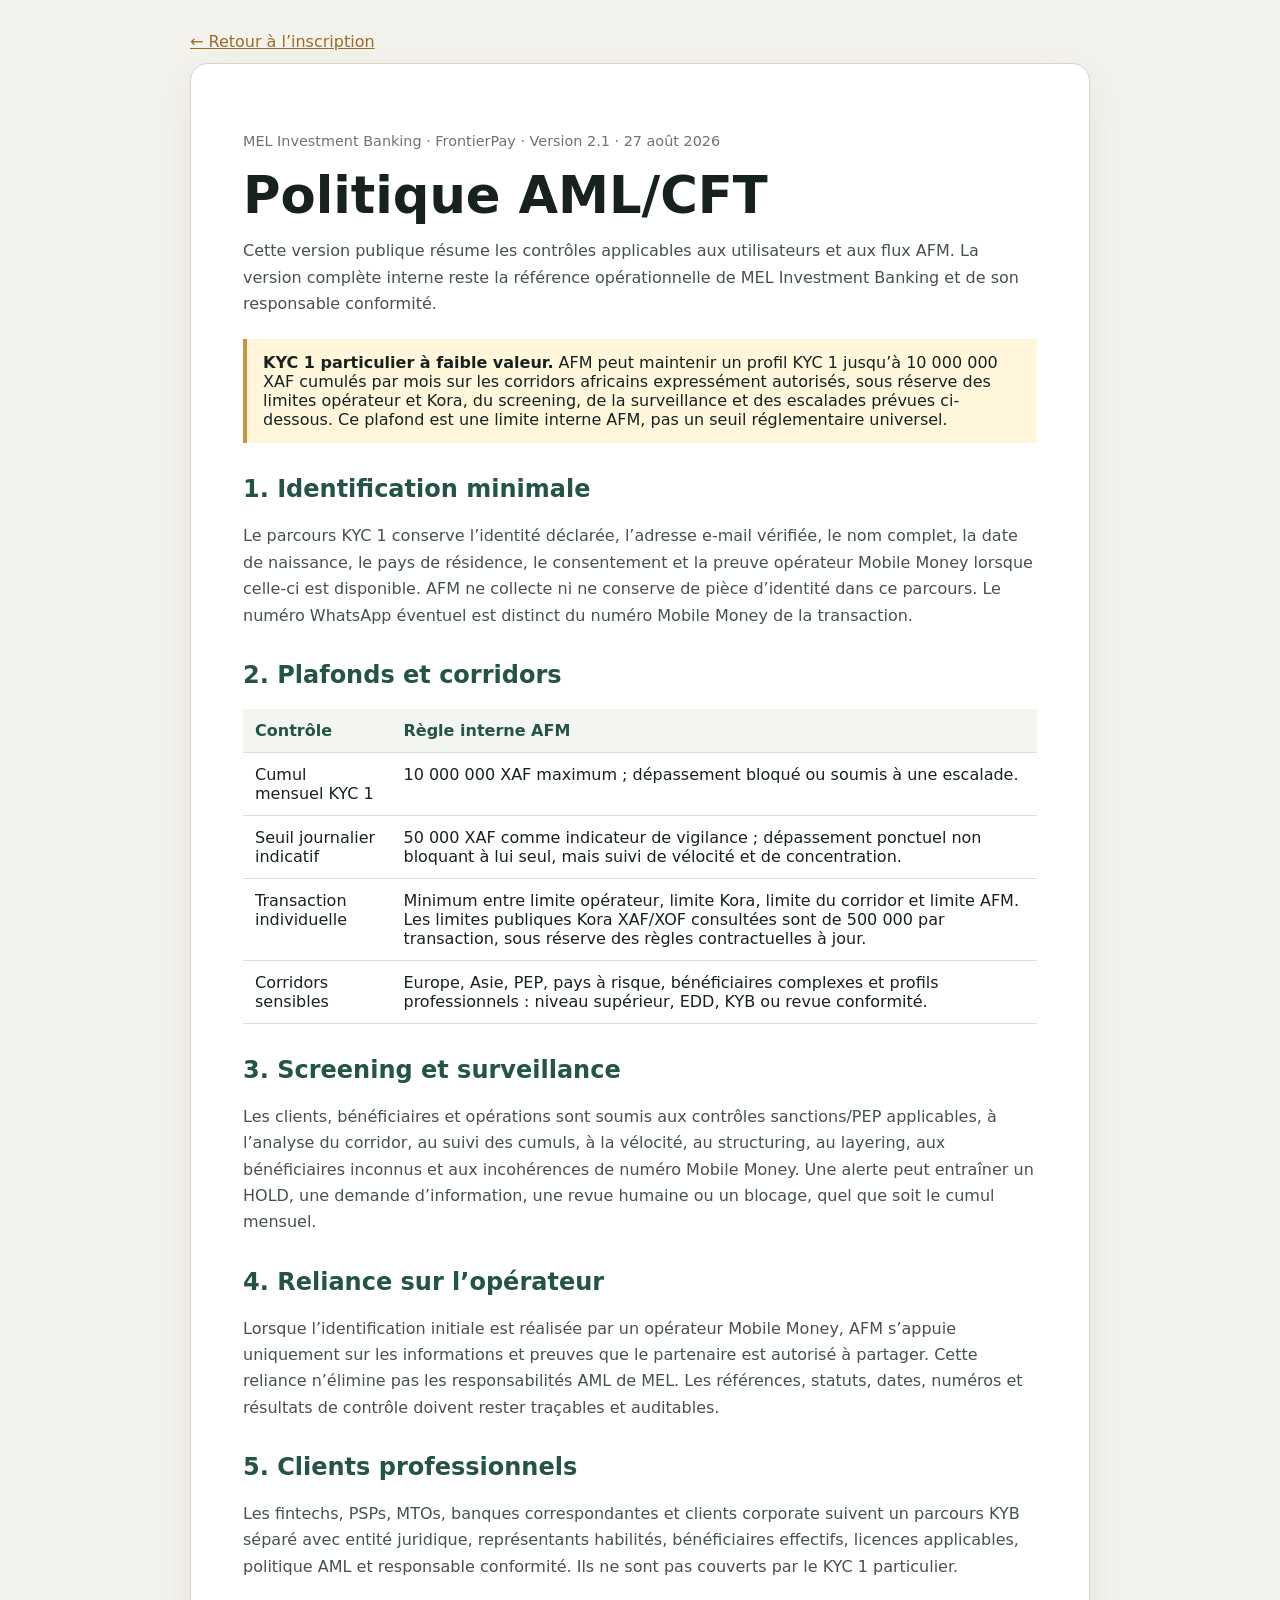
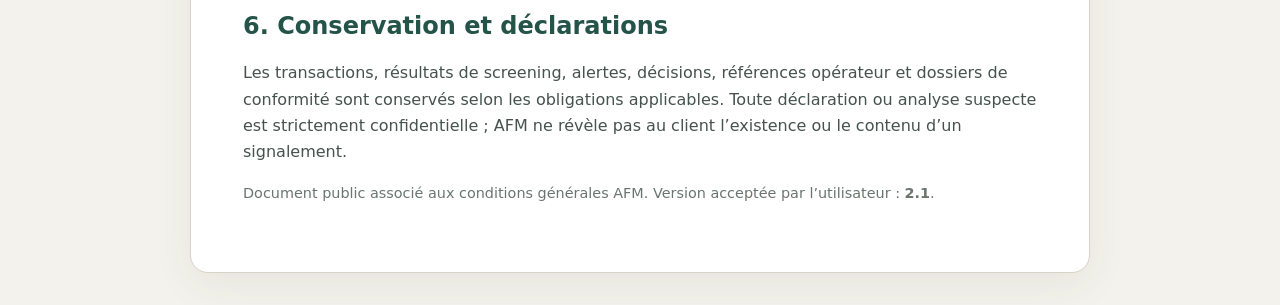
<file: public/aml-policy.html>
<!doctype html>
<html lang="fr">
<head>
  <meta charset="utf-8" />
  <meta name="viewport" content="width=device-width, initial-scale=1" />
  <title>Politique AML/CFT v2.1 · AFM FrontierPay</title>
  <style>
    :root{font-family:Inter,ui-sans-serif,system-ui,sans-serif;color:#17221f;background:#f4f2ec}body{margin:0;padding:32px 18px}.shell{max-width:900px;margin:auto}.card{background:#fff;border:1px solid #d8d3c7;border-radius:18px;padding:clamp(24px,5vw,52px);box-shadow:0 12px 40px #27362d12}h1{font-size:clamp(2rem,5vw,3.2rem);line-height:1.05;margin:12px 0;color:#17221f}h2{margin-top:32px;color:#245348}p,li{line-height:1.65;color:#45524d}table{width:100%;border-collapse:collapse;margin:18px 0}th,td{text-align:left;padding:12px;border-bottom:1px solid #e2ded5;vertical-align:top}th{color:#245348;background:#f2f5f0}a{color:#9b6d24}.meta{color:#6a756f;font-size:.9rem}.notice{background:#fff6dc;border-left:4px solid #c8953e;padding:14px 16px;margin:22px 0}.back{display:inline-block;margin-bottom:12px}
  </style>
</head>
<body><main class="shell"><a class="back" href="/onboarding">← Retour à l’inscription</a><article class="card"><p class="meta">MEL Investment Banking · FrontierPay · Version 2.1 · 27 août 2026</p><h1>Politique AML/CFT</h1><p>Cette version publique résume les contrôles applicables aux utilisateurs et aux flux AFM. La version complète interne reste la référence opérationnelle de MEL Investment Banking et de son responsable conformité.</p><div class="notice"><strong>KYC 1 particulier à faible valeur.</strong> AFM peut maintenir un profil KYC 1 jusqu’à 10 000 000 XAF cumulés par mois sur les corridors africains expressément autorisés, sous réserve des limites opérateur et Kora, du screening, de la surveillance et des escalades prévues ci-dessous. Ce plafond est une limite interne AFM, pas un seuil réglementaire universel.</div><h2>1. Identification minimale</h2><p>Le parcours KYC 1 conserve l’identité déclarée, l’adresse e-mail vérifiée, le nom complet, la date de naissance, le pays de résidence, le consentement et la preuve opérateur Mobile Money lorsque celle-ci est disponible. AFM ne collecte ni ne conserve de pièce d’identité dans ce parcours. Le numéro WhatsApp éventuel est distinct du numéro Mobile Money de la transaction.</p><h2>2. Plafonds et corridors</h2><table><thead><tr><th>Contrôle</th><th>Règle interne AFM</th></tr></thead><tbody><tr><td>Cumul mensuel KYC 1</td><td>10 000 000 XAF maximum ; dépassement bloqué ou soumis à une escalade.</td></tr><tr><td>Seuil journalier indicatif</td><td>50 000 XAF comme indicateur de vigilance ; dépassement ponctuel non bloquant à lui seul, mais suivi de vélocité et de concentration.</td></tr><tr><td>Transaction individuelle</td><td>Minimum entre limite opérateur, limite Kora, limite du corridor et limite AFM. Les limites publiques Kora XAF/XOF consultées sont de 500 000 par transaction, sous réserve des règles contractuelles à jour.</td></tr><tr><td>Corridors sensibles</td><td>Europe, Asie, PEP, pays à risque, bénéficiaires complexes et profils professionnels : niveau supérieur, EDD, KYB ou revue conformité.</td></tr></tbody></table><h2>3. Screening et surveillance</h2><p>Les clients, bénéficiaires et opérations sont soumis aux contrôles sanctions/PEP applicables, à l’analyse du corridor, au suivi des cumuls, à la vélocité, au structuring, au layering, aux bénéficiaires inconnus et aux incohérences de numéro Mobile Money. Une alerte peut entraîner un HOLD, une demande d’information, une revue humaine ou un blocage, quel que soit le cumul mensuel.</p><h2>4. Reliance sur l’opérateur</h2><p>Lorsque l’identification initiale est réalisée par un opérateur Mobile Money, AFM s’appuie uniquement sur les informations et preuves que le partenaire est autorisé à partager. Cette reliance n’élimine pas les responsabilités AML de MEL. Les références, statuts, dates, numéros et résultats de contrôle doivent rester traçables et auditables.</p><h2>5. Clients professionnels</h2><p>Les fintechs, PSPs, MTOs, banques correspondantes et clients corporate suivent un parcours KYB séparé avec entité juridique, représentants habilités, bénéficiaires effectifs, licences applicables, politique AML et responsable conformité. Ils ne sont pas couverts par le KYC 1 particulier.</p><h2>6. Conservation et déclarations</h2><p>Les transactions, résultats de screening, alertes, décisions, références opérateur et dossiers de conformité sont conservés selon les obligations applicables. Toute déclaration ou analyse suspecte est strictement confidentielle ; AFM ne révèle pas au client l’existence ou le contenu d’un signalement.</p><p class="meta">Document public associé aux conditions générales AFM. Version acceptée par l’utilisateur : <strong>2.1</strong>.</p></article></main></body></html>
</file>
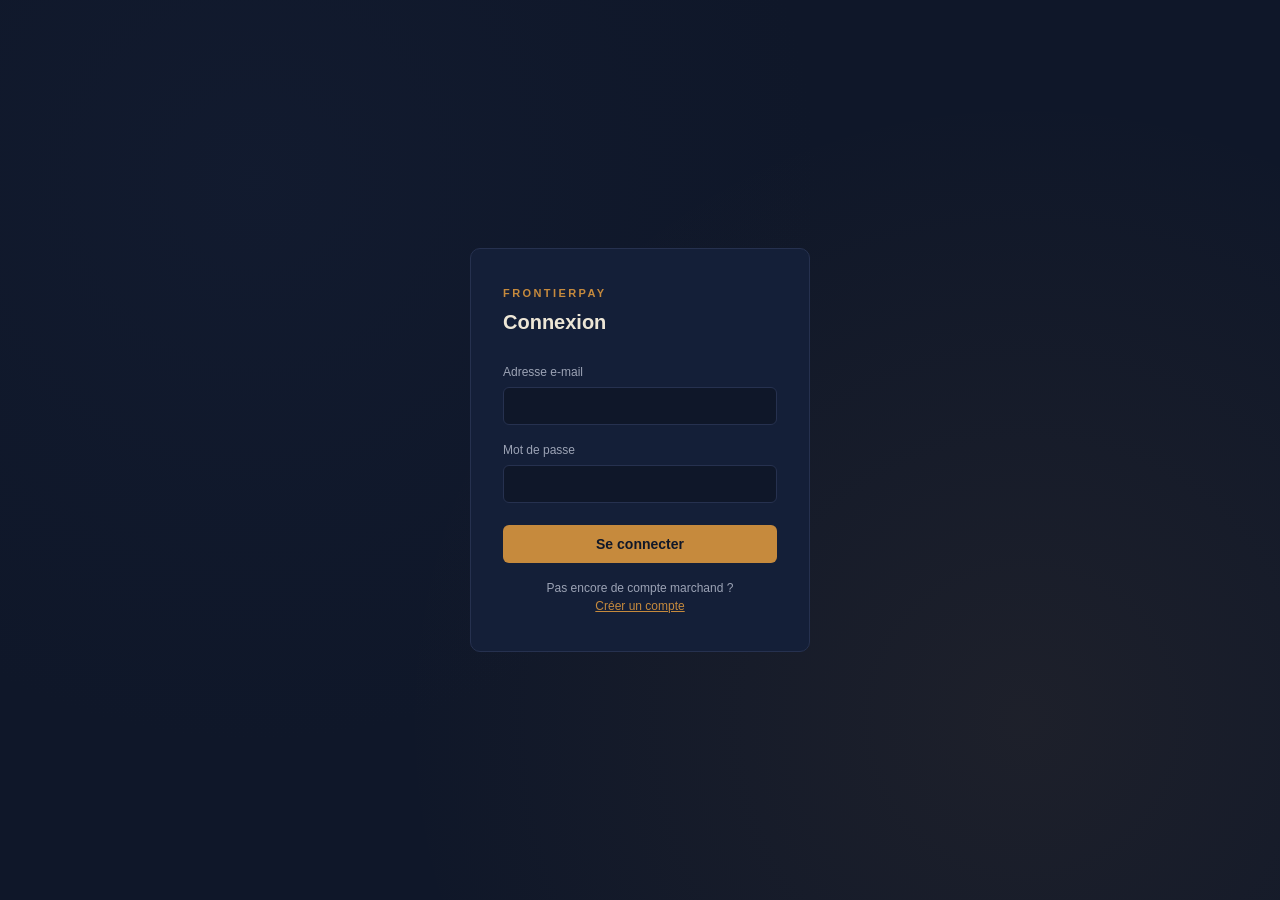
<file: public/dashboard.html>
<!DOCTYPE html>
<html lang="fr">
<head>
<meta charset="UTF-8">
<meta name="viewport" content="width=device-width, initial-scale=1.0">
<title>FrontierPay — Console d'exploitation</title>
<style>
  :root{
    --indigo-950: #0F1729;
    --indigo-900: #141F38;
    --indigo-850: #1A2540;
    --indigo-750: #26314F;
    --indigo-650: #34406366;
    --ochre: #C68A3D;
    --ochre-dim: #C68A3D99;
    --teal: #4FA890;
    --clay: #C05C4A;
    --sand-100: #EDE6D6;
    --sand-400: #9CA3B5;
    --sand-600: #6B7488;
    --sans: -apple-system, "Segoe UI", "Helvetica Neue", Arial, sans-serif;
    --mono: ui-monospace, "SF Mono", "Roboto Mono", "Cascadia Code", Consolas, monospace;
  }
  *{box-sizing:border-box;}
  html,body{margin:0; padding:0; height:100%;}
  body{
    background:var(--indigo-950); color:var(--sand-100);
    font-family:var(--sans); font-size:14px; line-height:1.5;
    -webkit-font-smoothing:antialiased;
  }
  .num{font-family:var(--mono); font-variant-numeric:tabular-nums;}
  a{color:var(--ochre);}
  button{font-family:var(--sans); cursor:pointer;}
  ::selection{background:var(--ochre-dim);}

  /* ---------- Login screen ---------- */
  #login-screen{
    height:100vh; display:flex; align-items:center; justify-content:center;
    background:
      radial-gradient(circle at 20% 20%, #1A254040 0%, transparent 45%),
      radial-gradient(circle at 80% 80%, #C68A3D14 0%, transparent 50%),
      var(--indigo-950);
  }
  .login-card{
    width:340px; background:var(--indigo-900); border:1px solid var(--indigo-750);
    border-radius:10px; padding:36px 32px;
  }
  .login-wordmark{
    font-size:11px; letter-spacing:0.22em; text-transform:uppercase;
    color:var(--ochre); margin-bottom:6px; font-weight:700;
  }
  .login-title{font-size:20px; font-weight:600; margin:0 0 26px; color:var(--sand-100);}
  .field{margin-bottom:16px;}
  .field label{display:block; font-size:12px; color:var(--sand-400); margin-bottom:6px;}
  .field input{
    width:100%; background:var(--indigo-950); border:1px solid var(--indigo-750);
    color:var(--sand-100); padding:10px 12px; border-radius:6px; font-size:14px;
    font-family:var(--mono);
  }
  .field input:focus{outline:2px solid var(--ochre); outline-offset:1px; border-color:var(--ochre);}
  .btn-primary{
    width:100%; background:var(--ochre); color:var(--indigo-950); border:none;
    padding:11px; border-radius:6px; font-weight:700; font-size:14px; margin-top:6px;
  }
  .btn-primary:hover{background:#d69850;}
  .btn-secondary{
    background:transparent; border:1px solid var(--indigo-750); color:var(--sand-400);
    padding:7px 12px; border-radius:6px; font-size:12px;
  }
  .btn-secondary:hover{color:var(--sand-100); border-color:var(--sand-400);}
  .auth-toggle{text-align:center; margin-top:16px; font-size:12px; color:var(--sand-400);}
  .auth-toggle button{background:none; border:none; color:var(--ochre); text-decoration:underline; font-size:12px; padding:0;}
  .error-msg{
    background:#C05C4A1a; border:1px solid var(--clay); color:#e8a89c;
    padding:9px 12px; border-radius:6px; font-size:12.5px; margin-bottom:14px; display:none;
  }

  /* ---------- App shell ---------- */
  #app{display:none; min-height:100vh; flex-direction:column;}
  .topbar{
    display:flex; align-items:center; justify-content:space-between;
    padding:14px 28px; border-bottom:1px solid var(--indigo-750);
    background:var(--indigo-900);
  }
  .wordmark{font-size:13px; font-weight:800; letter-spacing:0.15em; color:var(--ochre);}
  .wordmark span{color:var(--sand-400); font-weight:500; letter-spacing:0.05em;}
  .topbar-right{display:flex; align-items:center; gap:14px;}
  .merchant-pill{
    font-size:12px; color:var(--sand-400); font-family:var(--mono);
  }
  .status-badge{
    font-size:10px; text-transform:uppercase; letter-spacing:0.06em; font-weight:700;
    padding:3px 8px; border-radius:20px;
  }
  .status-active{background:#4FA89022; color:var(--teal);}
  .status-pending_review{background:#C68A3D22; color:var(--ochre);}
  .status-suspended, .status-down{background:#C05C4A22; color:var(--clay);}

  /* ---------- Rail map (signature element) ---------- */
  .railmap-wrap{
    background:var(--indigo-900); border-bottom:1px solid var(--indigo-750);
    padding:20px 28px 22px;
  }
  .railmap-label{
    font-size:10px; text-transform:uppercase; letter-spacing:0.14em; color:var(--sand-600);
    margin-bottom:14px;
  }
  .railmap{
    display:flex; align-items:stretch; overflow-x:auto; gap:0; position:relative;
  }
  .rail-node{
    flex:1 0 150px; position:relative; padding:0 18px 0 0; min-width:150px;
  }
  .rail-node:not(:last-child)::after{
    content:""; position:absolute; top:9px; right:0; width:18px; height:1px;
    background:var(--indigo-750);
  }
  .rail-dot{
    width:9px; height:9px; border-radius:50%; display:inline-block; margin-right:7px;
    position:relative; top:-1px;
  }
  .rail-dot.healthy{background:var(--teal); box-shadow:0 0 0 3px #4FA89022;}
  .rail-dot.degraded{background:var(--ochre); box-shadow:0 0 0 3px #C68A3D22;}
  .rail-dot.down{background:var(--clay); box-shadow:0 0 0 3px #C05C4A22; animation:pulse 1.6s ease-in-out infinite;}
  .rail-dot.unknown{background:var(--sand-600);}
  @keyframes pulse{0%,100%{opacity:1;} 50%{opacity:0.35;}}
  .rail-name{font-size:12.5px; font-weight:600; text-transform:uppercase; letter-spacing:0.04em;}
  .rail-stats{font-family:var(--mono); font-size:11px; color:var(--sand-400); margin-top:6px; line-height:1.6;}
  .rail-stats b{color:var(--sand-100); font-weight:600;}
  .railmap-empty{color:var(--sand-600); font-size:12.5px; font-family:var(--mono);}

  /* ---------- Layout ---------- */
  .content{display:flex; gap:22px; padding:22px 28px 60px; flex:1; align-items:flex-start;}
  .col-main{flex:1 1 62%; min-width:0; display:flex; flex-direction:column; gap:20px;}
  .col-side{flex:1 1 34%; max-width:400px; display:flex; flex-direction:column; gap:20px;}

  .card{
    background:var(--indigo-900); border:1px solid var(--indigo-750); border-radius:10px;
    padding:18px 20px;
  }
  .card-title{
    font-size:11px; text-transform:uppercase; letter-spacing:0.1em; color:var(--sand-600);
    margin:0 0 14px; display:flex; align-items:center; justify-content:space-between;
  }

  /* Merchant card */
  .merchant-grid{display:grid; grid-template-columns:1fr 1fr; gap:14px 18px;}
  .merchant-metric-label{font-size:11px; color:var(--sand-600); margin-bottom:3px;}
  .merchant-metric-value{font-family:var(--mono); font-size:18px; font-weight:600; color:var(--sand-100);}
  .risk-band{font-size:11px; font-weight:700; text-transform:uppercase; letter-spacing:0.05em; padding:2px 7px; border-radius:4px; display:inline-block; margin-top:4px;}
  .risk-low{background:#4FA89022; color:var(--teal);}
  .risk-medium{background:#C68A3D22; color:var(--ochre);}
  .risk-high{background:#C05C4A22; color:var(--clay);}
  .kora-flag{margin-top:14px; padding-top:14px; border-top:1px solid var(--indigo-750); font-size:12px;}
  .kora-flag.breach{color:var(--clay);}
  .kora-flag.ok{color:var(--sand-400);}

  /* Filters */
  .filters{display:flex; flex-wrap:wrap; gap:8px; margin-bottom:14px;}
  .filters select, .filters input{
    background:var(--indigo-950); border:1px solid var(--indigo-750); color:var(--sand-100);
    padding:7px 10px; border-radius:6px; font-size:12.5px; font-family:var(--mono);
  }
  .filters input[type="text"]{width:160px;}

  /* Transactions table */
  table{width:100%; border-collapse:collapse; font-size:12.5px;}
  thead th{
    text-align:left; font-size:10px; text-transform:uppercase; letter-spacing:0.06em;
    color:var(--sand-600); font-weight:600; padding:8px 10px; border-bottom:1px solid var(--indigo-750);
  }
  tbody td{padding:9px 10px; border-bottom:1px solid var(--indigo-850); font-family:var(--mono); color:var(--sand-100);}
  tbody tr:hover{background:var(--indigo-850);}
  .txn-status{font-size:10px; text-transform:uppercase; font-weight:700; padding:2px 7px; border-radius:4px;}
  .txn-completed{background:#4FA89022; color:var(--teal);}
  .txn-pending, .txn-processing{background:#C68A3D22; color:var(--ochre);}
  .txn-failed{background:#C05C4A22; color:var(--clay);}
  .txn-ambiguous{background:#8B6FBD22; color:#b39ddb;}
  .txn-refunded{background:#4a556622; color:var(--sand-400);}

  .pagination{display:flex; align-items:center; gap:10px; margin-top:14px; font-size:12px; color:var(--sand-400);}
  .pagination button{background:var(--indigo-850); border:1px solid var(--indigo-750); color:var(--sand-100); padding:5px 10px; border-radius:5px; font-size:12px;}
  .pagination button:disabled{opacity:0.35; cursor:not-allowed;}

  .export-row{display:flex; gap:8px;}

  /* PSP corridor simulator */
  .psp-context{display:flex;align-items:center;justify-content:space-between;gap:12px;margin-bottom:16px;padding:10px 12px;border:1px solid #C68A3D55;border-radius:7px;background:#C68A3D0d;}
  .psp-context strong{color:var(--ochre);font-size:12px;letter-spacing:.05em;text-transform:uppercase;}
  .psp-context span{color:var(--sand-400);font-size:11.5px;}
  .corridor-grid{display:grid;grid-template-columns:1fr 1fr;gap:12px;}
  .corridor-grid label,.sim-field label{display:block;color:var(--sand-400);font-size:11px;margin-bottom:5px;}
  .corridor-grid select,.sim-field input{width:100%;background:var(--indigo-950);border:1px solid var(--indigo-750);color:var(--sand-100);padding:9px 10px;border-radius:6px;font-family:var(--mono);font-size:12px;}
  .corridor-grid select:focus,.sim-field input:focus{outline:2px solid var(--ochre);outline-offset:1px;border-color:var(--ochre);}
  .sim-fields{display:grid;grid-template-columns:repeat(3,1fr);gap:10px;margin-top:14px;}
  .sim-field small{display:block;color:var(--sand-600);font-size:10px;margin-top:4px;}
  .sim-result{display:grid;grid-template-columns:1.2fr 1fr;gap:16px;margin-top:16px;padding-top:16px;border-top:1px solid var(--indigo-750);}
  .sim-net{padding:14px;border-radius:8px;background:#4FA89016;border:1px solid #4FA89055;}
  .sim-net-label{color:var(--teal);font-size:10px;text-transform:uppercase;letter-spacing:.1em;font-weight:700;}
  .sim-net-value{font-family:var(--mono);font-size:24px;font-weight:700;color:var(--sand-100);margin-top:4px;}
  .sim-total-cost{margin-bottom:12px;padding:12px;border-radius:8px;background:#C68A3D16;border:1px solid #C68A3D66;}
  .sim-total-cost .sim-net-label{color:var(--ochre);}
  .sim-total-cost .sim-net-value{font-size:22px;color:var(--ochre);}
  .sim-total-cost small{display:block;color:var(--sand-600);font-size:10.5px;margin-top:4px;}
  .sim-breakdown{display:grid;gap:5px;font-size:11px;}
  .sim-line{display:flex;justify-content:space-between;gap:10px;color:var(--sand-400);}
  .sim-line b{font-family:var(--mono);color:var(--sand-100);font-weight:500;}
  .sim-line.total{padding-top:7px;margin-top:3px;border-top:1px solid var(--indigo-750);color:var(--sand-100);}
  .sim-disclaimer{margin-top:12px;color:var(--sand-600);font-size:10.5px;line-height:1.45;}

  /* Activity feed */
  .feed{display:flex; flex-direction:column; gap:0; max-height:340px; overflow-y:auto;}
  .feed-item{
    padding:10px 0; border-bottom:1px solid var(--indigo-850); font-size:12.5px;
  }
  .feed-item:last-child{border-bottom:none;}
  .feed-event-type{
    font-family:var(--mono); font-size:10.5px; text-transform:uppercase; color:var(--ochre);
    letter-spacing:0.03em;
  }
  .feed-desc{color:var(--sand-100); margin-top:3px;}
  .feed-time{color:var(--sand-600); font-size:11px; font-family:var(--mono); margin-top:2px;}

  /* Webhook mini table */
  .webhook-stats-row{display:flex; gap:16px; margin-bottom:14px; font-size:11px; color:var(--sand-400);}
  .webhook-stats-row b{color:var(--sand-100); font-family:var(--mono); font-size:14px; display:block;}

  .empty-state{
    color:var(--sand-600); font-size:12.5px; font-family:var(--mono); padding:24px 0; text-align:center;
  }

  ::-webkit-scrollbar{width:8px; height:8px;}
  ::-webkit-scrollbar-thumb{background:var(--indigo-750); border-radius:4px;}

  @media (max-width: 880px){
    .content{flex-direction:column;}
    .col-side{max-width:none;}
    .corridor-grid,.sim-result{grid-template-columns:1fr;}
    .sim-fields{grid-template-columns:1fr 1fr;}
  }
  @media (max-width: 520px){.sim-fields{grid-template-columns:1fr;}.psp-context{align-items:flex-start;flex-direction:column;}}

</style>
</head>
<body>

<!-- ============ LOGIN ============ -->
<div id="login-screen">
  <div class="login-card">
    <div class="login-wordmark">FrontierPay</div>
    <h1 class="login-title" id="auth-title">Connexion</h1>
    <div class="error-msg" id="auth-error"></div>
    <form id="auth-form">
      <div class="field">
        <label>Adresse e-mail</label>
        <input type="email" id="auth-email" required autocomplete="email">
      </div>
      <div class="field">
        <label>Mot de passe</label>
        <input type="password" id="auth-password" required autocomplete="current-password">
      </div>
      <button type="submit" class="btn-primary" id="auth-submit">Se connecter</button>
    </form>
    <div class="auth-toggle">
      <span id="auth-toggle-text">Pas encore de compte marchand ?</span>
      <button id="auth-toggle-btn">Créer un compte</button>
    </div>
  </div>
</div>

<!-- ============ APP ============ -->
<div id="app">
  <div class="topbar">
    <div class="wordmark">FRONTIERPAY <span>· Console d'exploitation</span></div>
    <div class="topbar-right">
      <span class="merchant-pill" id="topbar-email"></span>
      <button class="btn-secondary" id="logout-btn">Déconnexion</button>
    </div>
  </div>

  <div class="railmap-wrap">
    <div class="railmap-label">Santé des rails PSP — fenêtre glissante 60 min</div>
    <div class="railmap" id="railmap"></div>
  </div>

  <div class="content">
    <div class="col-main">
      <div class="card" id="psp-simulator">
        <div class="card-title">FrontierPay PSP — simulateur Kaybic <span class="status-badge status-active">Client PSP</span></div>
        <div class="psp-context"><div><strong>Kaybic</strong><br><span>PSP client AFM · sélection du corridor et instruction du flux</span></div><span>Les frais Kaybic restent retenus par Kaybic.</span></div>
        <div class="corridor-grid">
          <div><label for="sim-corridor">Corridor</label><select id="sim-corridor">
            <option value="ci-ghana">Côte d’Ivoire → Ghana</option>
            <option value="ci-nigeria">Côte d’Ivoire → Nigeria</option>
            <option value="benin-nigeria">Bénin → Nigeria</option>
            <option value="cameroon-nigeria">Cameroun → Nigeria</option>
            <option value="cameroon-ivory-coast">Cameroun → Côte d’Ivoire</option>
            <option value="ivory-coast-cameroon">Côte d’Ivoire → Cameroun</option>
          </select></div>
          <div><label for="sim-direction">Type de flux</label><select id="sim-direction"><option value="payout">Pay-in source → payout bénéficiaire</option><option value="payin">Pay-in seul / crédit AFM</option></select></div>
        </div>
        <div class="sim-fields">
          <div class="sim-field"><label for="sim-amount">Montant brut source</label><input id="sim-amount" type="number" min="0" step="0.01" value="100000"><small>Montant saisi par Kaybic</small></div>
          <div class="sim-field"><label for="sim-fx">Taux de change</label><input id="sim-fx" type="number" min="0" step="0.000001" value="1"><small>1 unité source = X unités destination</small></div>
          <div class="sim-field"><label for="sim-kaybic">Commission Kaybic (%)</label><input id="sim-kaybic" type="number" min="0" step="0.01" value="0"><small>Retenue par Kaybic selon son accord PSP</small></div>
          <div class="sim-field"><label for="sim-kora-payin">Pay-in Kora (%)</label><input id="sim-kora-payin" type="number" min="0" step="0.01" value="3"><small>Paramètre contractuel indicatif à confirmer</small></div>
          <div class="sim-field"><label for="sim-kora-payout">Payout Kora (%)</label><input id="sim-kora-payout" type="number" min="0" step="0.01" value="2"><small>Paramètre contractuel indicatif à confirmer</small></div>
          <div class="sim-field"><label for="sim-afm">Commission AFM (%)</label><input id="sim-afm" type="number" min="0" step="0.01" value="0"><small>Retenue via le règlement Kora</small></div>
        </div>
        <div class="sim-result">
          <div>
            <div class="sim-total-cost"><div class="sim-net-label">Platform fees — coût total déduit</div><div class="sim-net-value" id="sim-total-fees">—</div><small>Ce montant consolide toutes les retenues avant paiement du bénéficiaire ; la ventilation détaillée reste visible ci-dessous.</small></div>
            <div class="sim-net"><div class="sim-net-label">Montant net reçu par le bénéficiaire</div><div class="sim-net-value" id="sim-net">—</div><div class="sim-disclaimer">Le montant final dépend du tarif approuvé, du FX exécuté, des frais du partenaire de destination et du statut de règlement.</div></div>
          </div>
          <div class="sim-breakdown" id="sim-breakdown"></div>
        </div>
        <div style="display:flex;align-items:center;justify-content:space-between;gap:12px;margin-top:16px;padding-top:14px;border-top:1px solid var(--indigo-750);">
          <span id="sim-segregation" style="font-size:11px;color:var(--teal);">✓ Simulation uniquement · aucun mouvement de fonds · périmètre AFM séparé</span>
          <button class="btn-primary" style="width:auto;margin-top:0;padding:9px 14px;" id="sim-create">Créer l’intention sandbox</button>
        </div>
        <div class="error-msg" id="sim-error" style="margin-top:10px;margin-bottom:0;"></div>
      </div>
    </div>
  </div>

  <div class="content">
    <div class="col-main">

      <div class="card">
        <div class="card-title">Transactions</div>
        <div class="filters">
          <select id="f-status">
            <option value="">Tous statuts</option>
            <option value="pending">pending</option>
            <option value="processing">processing</option>
            <option value="completed">completed</option>
            <option value="failed">failed</option>
            <option value="ambiguous">ambiguous</option>
            <option value="refunded">refunded</option>
          </select>
          <select id="f-psp">
            <option value="">Tous rails</option>
            <option value="kora">kora</option>
            <option value="fincra">fincra</option>
            <option value="flutterwave">flutterwave</option>
            <option value="stripe">stripe</option>
            <option value="mtn_momo">mtn_momo</option>
            <option value="orange_money">orange_money</option>
          </select>
          <input type="text" id="f-currency" placeholder="Devise (XOF, NGN...)">
          <input type="text" id="f-search" placeholder="Recherche (ID, réf. PSP)">
          <button class="btn-secondary" id="f-apply">Filtrer</button>
        </div>
        <div style="overflow-x:auto;">
          <table>
            <thead>
              <tr><th>ID</th><th>Statut</th><th>Rail</th><th>Montant</th><th>Frais</th><th>Créé</th></tr>
            </thead>
            <tbody id="txn-tbody"></tbody>
          </table>
          <div class="empty-state" id="txn-empty" style="display:none;">Aucune transaction ne correspond à ces filtres.</div>
        </div>
        <div class="pagination">
          <button id="txn-prev">← Précédent</button>
          <span id="txn-page-info"></span>
          <button id="txn-next">Suivant →</button>
          <span style="flex:1;"></span>
          <div class="export-row">
            <button class="btn-secondary" id="export-csv">Export CSV</button>
            <button class="btn-secondary" id="export-xlsx">Export Excel</button>
          </div>
        </div>
      </div>

      <div class="card" id="txn-detail-card" style="display:none;">
        <div class="card-title">Détail de la transaction <button class="btn-secondary" id="txn-detail-close">Fermer</button></div>
        <div id="txn-detail"></div>
      </div>

      <div class="card">
        <div class="card-title">Webhooks reçus</div>
        <div class="webhook-stats-row" id="webhook-stats"></div>
        <div style="overflow-x:auto;">
          <table>
            <thead>
              <tr><th>PSP</th><th>Type</th><th>Statut</th><th>Latence</th><th>Rejeu</th><th>Reçu</th></tr>
            </thead>
            <tbody id="webhook-tbody"></tbody>
          </table>
          <div class="empty-state" id="webhook-empty" style="display:none;">Aucun webhook reçu pour ce marchand.</div>
        </div>
      </div>

    </div>

    <div class="col-side">

      <div class="card">
        <div class="card-title">Profil marchand<span class="status-badge" id="merchant-status-badge"></span></div>
        <div class="merchant-grid">
          <div>
            <div class="merchant-metric-label">Volume (30j)</div>
            <div class="merchant-metric-value" id="m-volume">—</div>
          </div>
          <div>
            <div class="merchant-metric-label">Transactions (30j)</div>
            <div class="merchant-metric-value" id="m-count">—</div>
          </div>
          <div>
            <div class="merchant-metric-label">Taux de remboursement</div>
            <div class="merchant-metric-value" id="m-refund">—</div>
          </div>
          <div>
            <div class="merchant-metric-label">Taux de chargeback</div>
            <div class="merchant-metric-value" id="m-chargeback">—</div>
          </div>
        </div>
        <div>
          <div class="merchant-metric-label" style="margin-top:14px;">Score de risque</div>
          <div class="merchant-metric-value" id="m-risk">—</div>
          <span class="risk-band" id="m-risk-band"></span>
        </div>
        <div class="kora-flag" id="m-kora-flag"></div>
      </div>

      <div class="card">
        <div class="card-title">Journal d'activité</div>
        <div class="feed" id="activity-feed"></div>
      </div>

    </div>
  </div>
</div>

<script>
(function(){
  "use strict";

  const API = ""; // même origine — servi par FastAPI
  let token = localStorage.getItem("afm_token") || null;
  let userEmail = localStorage.getItem("afm_email") || "";
  let isRegisterMode = false;
  let txnPage = 1;

  // ---------- Helpers ----------
  async function apiFetch(path, opts = {}) {
    const headers = Object.assign({}, opts.headers || {}, token ? {"Authorization": "Bearer " + token} : {});
    if (opts.body && !headers["Content-Type"]) headers["Content-Type"] = "application/json";
    const res = await fetch(API + path, Object.assign({}, opts, {headers}));
    if (res.status === 401) { logout(); throw new Error("Session expirée"); }
    if (!res.ok) {
      const body = await res.json().catch(() => ({}));
      throw new Error(body.detail || ("Erreur " + res.status));
    }
    return res;
  }

  function fmtAmount(v) {
    const n = parseFloat(v);
    return isNaN(n) ? v : n.toLocaleString("fr-FR", {minimumFractionDigits: 2, maximumFractionDigits: 2});
  }
  function fmtDate(iso) {
    if (!iso) return "—";
    const d = new Date(iso);
    return d.toLocaleDateString("fr-FR") + " " + d.toLocaleTimeString("fr-FR", {hour:"2-digit", minute:"2-digit"});
  }
  function fmtPct(rateStr) {
    if (rateStr === null || rateStr === undefined) return "—";
    return (parseFloat(rateStr) * 100).toFixed(2) + "%";
  }
  function shortId(id) { return id ? id.slice(0, 8) : "—"; }

  // ---------- Auth ----------
  const loginScreen = document.getElementById("login-screen");
  const appEl = document.getElementById("app");
  const authForm = document.getElementById("auth-form");
  const authError = document.getElementById("auth-error");
  const authTitle = document.getElementById("auth-title");
  const authSubmit = document.getElementById("auth-submit");
  const authToggleBtn = document.getElementById("auth-toggle-btn");
  const authToggleText = document.getElementById("auth-toggle-text");

  authToggleBtn.addEventListener("click", () => {
    isRegisterMode = !isRegisterMode;
    authTitle.textContent = isRegisterMode ? "Créer un compte" : "Connexion";
    authSubmit.textContent = isRegisterMode ? "Créer le compte" : "Se connecter";
    authToggleText.textContent = isRegisterMode ? "Déjà un compte ?" : "Pas encore de compte marchand ?";
    authToggleBtn.textContent = isRegisterMode ? "Se connecter" : "Créer un compte";
    authError.style.display = "none";
  });

  authForm.addEventListener("submit", async (e) => {
    e.preventDefault();
    authError.style.display = "none";
    const email = document.getElementById("auth-email").value;
    const password = document.getElementById("auth-password").value;
    const endpoint = isRegisterMode ? "/api/v1/auth/register" : "/api/v1/auth/login";
    try {
      const res = await fetch(API + endpoint, {
        method: "POST",
        headers: {"Content-Type": "application/json"},
        body: JSON.stringify({email, password}),
      });
      if (!res.ok) {
        const body = await res.json().catch(() => ({}));
        throw new Error(body.detail || "Identifiants invalides");
      }
      const data = await res.json();
      token = data.access_token;
      userEmail = email;
      localStorage.setItem("afm_token", token);
      localStorage.setItem("afm_email", email);
      showApp();
    } catch (err) {
      authError.textContent = err.message;
      authError.style.display = "block";
    }
  });

  document.getElementById("logout-btn").addEventListener("click", logout);

  function logout() {
    token = null;
    localStorage.removeItem("afm_token");
    localStorage.removeItem("afm_email");
    appEl.style.display = "none";
    loginScreen.style.display = "flex";
  }

  function showApp() {
    loginScreen.style.display = "none";
    appEl.style.display = "flex";
    document.getElementById("topbar-email").textContent = userEmail;
    refreshAll();
    setInterval(loadRailMap, 30000);
  }

  // ---------- Rail map ----------
  async function loadRailMap() {
    const el = document.getElementById("railmap");
    try {
      const res = await apiFetch("/api/v1/psp-health?window_minutes=60");
      const data = await res.json();
      if (!data.psps.length) {
        el.innerHTML = '<div class="railmap-empty">Aucun appel PSP dans la fenêtre — pas de statut à afficher.</div>';
        return;
      }
      el.innerHTML = data.psps.map(p => `
        <div class="rail-node">
          <div class="rail-name"><span class="rail-dot ${p.status}"></span>${p.psp.replace('_',' ')}</div>
          <div class="rail-stats">
            succès <b>${p.success_rate !== null ? (p.success_rate*100).toFixed(0)+'%' : '—'}</b><br>
            latence <b>${p.avg_latency_ms !== null ? Math.round(p.avg_latency_ms)+'ms' : '—'}</b> ·
            ${p.total_calls} appel${p.total_calls>1?'s':''}
          </div>
        </div>
      `).join("");
    } catch (err) {
      el.innerHTML = '<div class="railmap-empty">Indisponible : ' + err.message + '</div>';
    }
  }

  // ---------- Merchant profile ----------
  async function loadMerchant() {
    try {
      const res = await apiFetch("/api/v1/merchants/me");
      const m = await res.json();
      const badge = document.getElementById("merchant-status-badge");
      badge.textContent = m.status;
      badge.className = "status-badge status-" + m.status;

      const volumeEntries = Object.entries(m.volume_by_currency || {});
      document.getElementById("m-volume").textContent = volumeEntries.length
        ? volumeEntries.map(([c,v]) => fmtAmount(v) + " " + c).join(" · ")
        : "0";
      document.getElementById("m-count").textContent = m.transaction_count;
      document.getElementById("m-refund").textContent = fmtPct(m.refund_rate);
      document.getElementById("m-chargeback").textContent = fmtPct(m.chargeback_rate);
      document.getElementById("m-risk").textContent = m.risk_score + " / 100";

      const bandEl = document.getElementById("m-risk-band");
      bandEl.textContent = m.risk_band;
      bandEl.className = "risk-band risk-" + m.risk_band;

      const koraEl = document.getElementById("m-kora-flag");
      if (m.exceeds_kora_chargeback_threshold) {
        koraEl.className = "kora-flag breach";
        koraEl.textContent = "⚠ Dépasse le seuil contractuel Kora de chargeback (0,5% — art. 7.11)";
      } else {
        koraEl.className = "kora-flag ok";
        koraEl.textContent = "✓ Sous le seuil contractuel Kora de chargeback (0,5%)";
      }
    } catch (err) { console.error("merchant load failed", err); }
  }

  // ---------- Transactions ----------
  function txnQuery(page) {
    const params = new URLSearchParams();
    const status = document.getElementById("f-status").value;
    const psp = document.getElementById("f-psp").value;
    const currency = document.getElementById("f-currency").value.trim();
    const search = document.getElementById("f-search").value.trim();
    if (status) params.set("status_", status);
    if (psp) params.set("psp", psp);
    if (currency) params.set("currency", currency);
    if (search) params.set("search", search);
    params.set("page", page);
    params.set("page_size", 15);
    return params.toString();
  }

  async function loadTransactions(page = 1) {
    txnPage = page;
    try {
      const res = await apiFetch("/api/v1/transactions?" + txnQuery(page));
      const data = await res.json();
      const tbody = document.getElementById("txn-tbody");
      const emptyEl = document.getElementById("txn-empty");

      if (!data.items.length) {
        tbody.innerHTML = "";
        emptyEl.style.display = "block";
      } else {
        emptyEl.style.display = "none";
        tbody.innerHTML = data.items.map(t => `
          <tr data-txn-id="${t.transaction_id}" style="cursor:pointer">
            <td title="${t.transaction_id}">${shortId(t.transaction_id)}</td>
            <td><span class="txn-status txn-${t.status}">${t.status}</span></td>
            <td>${t.psp}</td>
            <td>${fmtAmount(t.amount)} ${t.currency}</td>
            <td>${fmtAmount(t.total_fee_amount || t.fee_amount)} ${t.currency}</td>
            <td>${fmtDate(t.created_at)}</td>
          </tr>
        `).join("");
        tbody.querySelectorAll("tr[data-txn-id]").forEach(row => row.addEventListener("click", () => loadTransactionDetail(row.dataset.txnId)));
      }

      const p = data.pagination;
      document.getElementById("txn-page-info").textContent =
        `Page ${p.page} / ${p.total_pages || 1} — ${p.total_count} transaction${p.total_count>1?'s':''}`;
      document.getElementById("txn-prev").disabled = p.page <= 1;
      document.getElementById("txn-next").disabled = p.page >= p.total_pages;
    } catch (err) { console.error("transactions load failed", err); }
  }

  document.getElementById("f-apply").addEventListener("click", () => loadTransactions(1));
  document.getElementById("txn-prev").addEventListener("click", () => loadTransactions(txnPage - 1));
  document.getElementById("txn-next").addEventListener("click", () => loadTransactions(txnPage + 1));

  async function exportFile(format) {
    try {
      const res = await apiFetch("/api/v1/transactions/export." + format + "?" + txnQuery(1).replace(/page(_size)?=\d+&?/g, ""));
      const blob = await res.blob();
      const url = URL.createObjectURL(blob);
      const a = document.createElement("a");
      a.href = url;
      a.download = "afm_transactions." + format;
      document.body.appendChild(a);
      a.click();
      a.remove();
      URL.revokeObjectURL(url);
    } catch (err) { alert("Export impossible : " + err.message); }
  }
  document.getElementById("export-csv").addEventListener("click", () => exportFile("csv"));
  document.getElementById("export-xlsx").addEventListener("click", () => exportFile("xlsx"));

  // ---------- Webhooks ----------
  async function loadWebhooks() {
    try {
      const res = await apiFetch("/api/v1/webhooks?page_size=10");
      const data = await res.json();

      const statsEl = document.getElementById("webhook-stats");
      const s = data.stats;
      statsEl.innerHTML = `
        <div>Total<b>${s.total}</b></div>
        <div>Traités<b>${s.processed}</b></div>
        <div>Rejeux détectés<b>${s.total_replays}</b></div>
        <div>Latence moy.<b>${s.avg_latency_ms !== null ? Math.round(s.avg_latency_ms)+'ms' : '—'}</b></div>
      `;

      const tbody = document.getElementById("webhook-tbody");
      const emptyEl = document.getElementById("webhook-empty");
      if (!data.items.length) {
        tbody.innerHTML = "";
        emptyEl.style.display = "block";
      } else {
        emptyEl.style.display = "none";
        tbody.innerHTML = data.items.map(w => `
          <tr>
            <td>${w.psp}</td>
            <td>${w.event_type || "—"}</td>
            <td>${w.status}</td>
            <td>${w.latency_ms !== null ? w.latency_ms + "ms" : "—"}</td>
            <td>${w.replay_count > 0 ? "×" + w.replay_count : "—"}</td>
            <td>${fmtDate(w.received_at)}</td>
          </tr>
        `).join("");
      }
    } catch (err) { console.error("webhooks load failed", err); }
  }

  async function loadTransactionDetail(transactionId) {
    try {
      const res = await apiFetch("/api/v1/transactions/" + encodeURIComponent(transactionId));
      const t = await res.json();
      const fee = t.fee_breakdown || {};
      document.getElementById("txn-detail-card").style.display = "block";
      document.getElementById("txn-detail").innerHTML = `
        <div class="merchant-grid">
          <div><div class="merchant-metric-label">Identifiant</div><div class="num">${t.transaction_id}</div></div>
          <div><div class="merchant-metric-label">Statut</div><span class="txn-status txn-${t.status}">${t.status}</span></div>
          <div><div class="merchant-metric-label">Corridor</div><div>${t.corridor || "—"}</div></div>
          <div><div class="merchant-metric-label">Montant brut</div><div class="num">${fmtAmount(t.amount)} ${t.currency}</div></div>
          <div><div class="merchant-metric-label">Coût total</div><div class="num">− ${fmtAmount(t.total_fee_amount)} ${t.fee_currency}</div></div>
          <div><div class="merchant-metric-label">Net source</div><div class="num">${fmtAmount(t.net_amount)} ${t.currency}</div></div>
        </div>
        <div class="sim-breakdown" style="margin-top:16px;">
          <div class="sim-line"><span>Kaybic</span><b>− ${fmtAmount(fee.kaybic || 0)} ${t.currency}</b></div>
          <div class="sim-line"><span>Kora pay-in</span><b>− ${fmtAmount(fee.kora_payin || 0)} ${t.currency}</b></div>
          <div class="sim-line"><span>Kora payout</span><b>− ${fmtAmount(fee.kora_payout || 0)} ${t.currency}</b></div>
          <div class="sim-line"><span>AFM</span><b>− ${fmtAmount(fee.afm || 0)} ${t.currency}</b></div>
        </div>
        <div style="margin-top:16px;padding:12px;border:1px solid #4FA89055;border-radius:7px;background:#4FA89016;font-size:11px;line-height:1.7;">
          <strong style="color:var(--teal)">Ségrégation vérifiée</strong><br>
          Périmètre : <span class="num">${t.segregation.funds_perimeter}</span><br>
          Compte virtuel : <span class="num">${t.virtual_account_id || "—"}</span><br>
          Mode : <span class="num">${t.segregation.execution_mode}</span> · Impact solde : <span class="num">${t.segregation.balance_affecting ? "oui" : "non"}</span><br>
          Référence ledger : <span class="num">${t.idempotency_key}</span>
        </div>`;
    } catch (err) { alert("Détail indisponible : " + err.message); }
  }
  document.getElementById("txn-detail-close").addEventListener("click", () => { document.getElementById("txn-detail-card").style.display = "none"; });

  // ---------- Activity feed ----------
  async function loadActivity() {
    try {
      const res = await apiFetch("/api/v1/activity-logs?page_size=20");
      const data = await res.json();
      const feedEl = document.getElementById("activity-feed");
      if (!data.items.length) {
        feedEl.innerHTML = '<div class="empty-state">Aucun événement pour le moment.</div>';
        return;
      }
      feedEl.innerHTML = data.items.map(l => `
        <div class="feed-item">
          <div class="feed-event-type">${l.event_type}</div>
          <div class="feed-desc">${l.description}</div>
          <div class="feed-time">${fmtDate(l.created_at)}</div>
        </div>
      `).join("");
    } catch (err) { console.error("activity load failed", err); }
  }

  // ---------- Kaybic PSP corridor simulator ----------
  const simInputs = ["sim-amount", "sim-fx", "sim-kaybic", "sim-kora-payin", "sim-kora-payout", "sim-afm", "sim-direction"];
  function simNum(id) {
    const value = Number.parseFloat(document.getElementById(id).value);
    return Number.isFinite(value) && value >= 0 ? value : 0;
  }
  function renderSimulator() {
    const amount = simNum("sim-amount");
    const fx = simNum("sim-fx");
    const kaybicRate = simNum("sim-kaybic") / 100;
    const koraPayinRate = simNum("sim-kora-payin") / 100;
    const koraPayoutRate = simNum("sim-kora-payout") / 100;
    const afmRate = simNum("sim-afm") / 100;
    const direction = document.getElementById("sim-direction").value;
    const kaybicFee = amount * kaybicRate;
    const koraPayinFee = amount * koraPayinRate;
    const baseAfterPayin = Math.max(0, amount - koraPayinFee);
    const koraPayoutFee = direction === "payout" ? baseAfterPayin * koraPayoutRate : 0;
    const afmFee = baseAfterPayin * afmRate;
    const netSource = Math.max(0, baseAfterPayin - koraPayoutFee - afmFee - kaybicFee);
    const netDestination = netSource * fx;
    const selectedCorridor = document.getElementById("sim-corridor").value;
    const currencyLabel = selectedCorridor === "ci-ghana" ? "GHS" : (selectedCorridor === "cameroon-ivory-coast" ? "XOF" : (selectedCorridor === "ivory-coast-cameroon" ? "XAF" : (selectedCorridor === "ci-nigeria" || selectedCorridor === "benin-nigeria" || selectedCorridor === "cameroon-nigeria" ? "NGN" : "unités destination")));
    const totalFees = kaybicFee + koraPayinFee + koraPayoutFee + afmFee;
    document.getElementById("sim-total-fees").textContent = "− " + fmtAmount(totalFees);
    document.getElementById("sim-net").textContent = fmtAmount(netDestination) + " " + currencyLabel;
    document.getElementById("sim-breakdown").innerHTML = [
      `<div class="sim-line total"><span>Platform fees — total consolidé</span><b>− ${fmtAmount(totalFees)}</b></div>`,
      `<div class="sim-line"><span>Commission Kaybic — retenue Kaybic</span><b>− ${fmtAmount(kaybicFee)}</b></div>`,
      `<div class="sim-line"><span>Pay-in Kora — retenu via Kora</span><b>− ${fmtAmount(koraPayinFee)}</b></div>`,
      `<div class="sim-line"><span>Pay-out Kora — retenu via Kora</span><b>− ${fmtAmount(koraPayoutFee)}</b></div>`,
      `<div class="sim-line"><span>Commission AFM — via règlement Kora</span><b>− ${fmtAmount(afmFee)}</b></div>`,
      `<div class="sim-line"><span>Taux FX appliqué</span><b>× ${fx.toFixed(6)}</b></div>`,
      `<div class="sim-line total"><span>Net source avant conversion</span><b>${fmtAmount(netSource)}</b></div>`
    ].join("");
  }
  simInputs.forEach(id => document.getElementById(id).addEventListener("input", renderSimulator));
  document.getElementById("sim-corridor").addEventListener("change", renderSimulator);
  renderSimulator();

  document.getElementById("sim-create").addEventListener("click", async () => {
    const errorEl = document.getElementById("sim-error");
    const button = document.getElementById("sim-create");
    errorEl.style.display = "none";
    button.disabled = true;
    button.textContent = "Création…";
    try {
      const amount = simNum("sim-amount");
      const corridor = document.getElementById("sim-corridor").value;
      const destination = corridor === "ci-ghana" ? "GHS" : (corridor === "cameroon-ivory-coast" ? "XOF" : (corridor === "ivory-coast-cameroon" ? "XAF" : "NGN"));
      const source = (corridor === "cameroon-nigeria" || corridor === "cameroon-ivory-coast") ? "XAF" : "XOF";
      const pct = id => amount * simNum(id) / 100;
      const direction = document.getElementById("sim-direction").value;
      const payload = {
        amount, source_currency: source, beneficiary_currency: destination, corridor,
        kaybic_fee: pct("sim-kaybic"), kora_payin_fee: pct("sim-kora-payin"),
        kora_payout_fee: direction === "payout" ? pct("sim-kora-payout") : 0,
        afm_fee: pct("sim-afm"), fx_rate: simNum("sim-fx"), direction,
        metadata: { initiated_from: "frontierpay_dashboard", client_psp: "kaybic" }
      };
      const res = await apiFetch("/api/v1/payments/simulate", {method:"POST", body: JSON.stringify(payload), headers:{"X-Idempotency-Key":"sandbox-" + crypto.randomUUID()}});
      const created = await res.json();
      document.getElementById("sim-segregation").textContent = "✓ Intention " + shortId(created.transaction_id) + " journalisée · aucun mouvement de fonds · périmètre AFM séparé";
      await loadTransactions(1);
      await loadTransactionDetail(created.transaction_id);
    } catch (err) {
      errorEl.textContent = err.message;
      errorEl.style.display = "block";
    } finally {
      button.disabled = false;
      button.textContent = "Créer l’intention sandbox";
    }
  });

  // ---------- Refresh orchestration ----------
  function refreshAll() {
    loadRailMap();
    loadMerchant();
    loadTransactions(1);
    loadWebhooks();
    loadActivity();
  }

  // ---------- Boot ----------
  if (token) {
    showApp();
  } else {
    loginScreen.style.display = "flex";
  }
})();
</script>
</body>
</html>
</file>
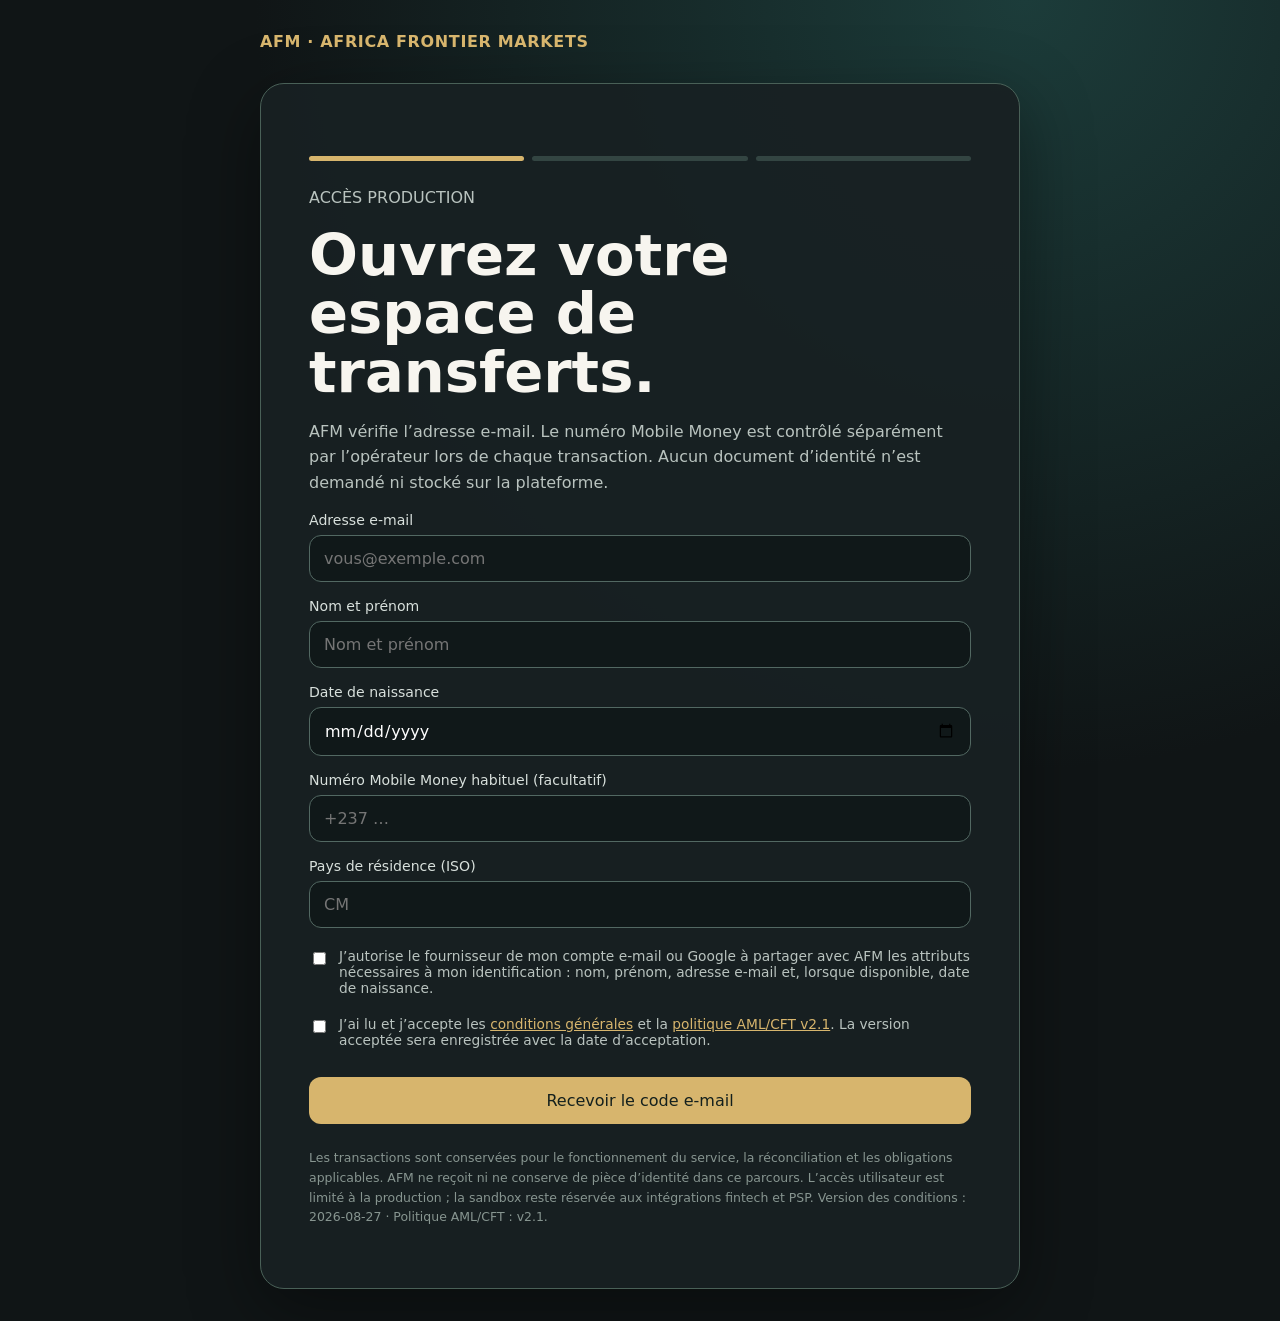
<file: public/onboarding.html>
<!doctype html>
<html lang="fr">
<head>
  <meta charset="utf-8" />
  <meta name="viewport" content="width=device-width, initial-scale=1" />
  <title>Créer votre accès production · Africa Frontier Markets</title>
  <style>
    :root{font-family:Inter,ui-sans-serif,system-ui,sans-serif;color:#f7f5ef;background:#101516}*{box-sizing:border-box}body{margin:0;min-height:100vh;background:radial-gradient(circle at 80% 0,#1c3c3a 0,#101516 46%);padding:32px 18px}.shell{max-width:760px;margin:auto}.brand{font-weight:800;letter-spacing:.04em;color:#d7b56d}.card{margin-top:32px;background:#182123eF;border:1px solid #496057;border-radius:24px;padding:clamp(24px,5vw,48px);box-shadow:0 20px 70px #0006}h1{font-size:clamp(2rem,6vw,3.6rem);line-height:1.02;margin:12px 0}p{color:#b9c3bf;line-height:1.6}.steps{display:flex;gap:8px;margin:24px 0}.step{height:5px;flex:1;border-radius:8px;background:#334542}.step.active{background:#d7b56d}label{display:block;font-size:.88rem;color:#d8e0dc;margin:16px 0 7px}input{width:100%;border:1px solid #526862;border-radius:12px;background:#101819;color:#fff;padding:13px 14px;font:inherit}button{margin-top:22px;width:100%;border:0;border-radius:12px;background:#d7b56d;color:#14201d;padding:14px 18px;font-weight:800;font:inherit;cursor:pointer}button.secondary{background:transparent;border:1px solid #526862;color:#f7f5ef}.consent{display:flex;gap:10px;align-items:flex-start;margin-top:20px;color:#b9c3bf;font-size:.86rem}.consent input{width:auto;margin-top:4px}.hidden{display:none}.notice{margin-top:16px;padding:12px 14px;border-radius:12px;background:#20302c;color:#dfe9e3}.error{background:#3a2523;color:#ffc5bd}.legal{font-size:.78rem;color:#879590;margin-top:24px}a{color:#d7b56d}
  </style>
</head>
<body>
  <main class="shell"><div class="brand">AFM · AFRICA FRONTIER MARKETS</div><section class="card"><div class="steps"><span class="step active"></span><span class="step"></span><span class="step"></span></div><div id="request"><p>ACCÈS PRODUCTION</p><h1>Ouvrez votre espace de transferts.</h1><p>AFM vérifie l’adresse e-mail. Le numéro Mobile Money est contrôlé séparément par l’opérateur lors de chaque transaction. Aucun document d’identité n’est demandé ni stocké sur la plateforme.</p><label for="email">Adresse e-mail</label><input id="email" type="email" autocomplete="email" required placeholder="vous@exemple.com" /><label for="full_name">Nom et prénom</label><input id="full_name" autocomplete="name" required placeholder="Nom et prénom" /><label for="dob">Date de naissance</label><input id="dob" type="date" autocomplete="bday" required /><label for="mobile_money_phone">Numéro Mobile Money habituel (facultatif)</label><input id="mobile_money_phone" type="tel" autocomplete="tel" placeholder="+237 …" /><label for="country">Pays de résidence (ISO)</label><input id="country" maxlength="2" required placeholder="CM" /><label class="consent"><input id="consent" type="checkbox" /> <span>J’autorise le fournisseur de mon compte e-mail ou Google à partager avec AFM les attributs nécessaires à mon identification : nom, prénom, adresse e-mail et, lorsque disponible, date de naissance.</span></label><label class="consent"><input id="terms" type="checkbox" /> <span>J’ai lu et j’accepte les <a href="/terms" target="_blank" rel="noopener">conditions générales</a> et la <a href="/aml-policy" target="_blank" rel="noopener">politique AML/CFT v2.1</a>. La version acceptée sera enregistrée avec la date d’acceptation.</span></label><button id="send" type="button">Recevoir le code e-mail</button></div><div id="verify" class="hidden"><p>VÉRIFICATION E-MAIL</p><h1>Confirmez votre adresse.</h1><p>Un code à six chiffres a été envoyé à votre adresse e-mail.</p><label for="code">Code e-mail</label><input id="code" inputmode="numeric" maxlength="6" autocomplete="one-time-code" placeholder="000000" /><button id="verifyBtn" type="button">Vérifier l’e-mail</button></div><div id="done" class="hidden"><p>ACCÈS VÉRIFIÉ</p><h1>Votre espace production est prêt.</h1><p>Votre identité technique est confirmée par l’e-mail. Le numéro Mobile Money sera contrôlé séparément par l’opérateur lors de chaque transaction.</p><a href="/dashboard">Ouvrir le tableau de bord</a></div><div id="notice" class="notice hidden" aria-live="polite"></div><p class="legal">Les transactions sont conservées pour le fonctionnement du service, la réconciliation et les obligations applicables. AFM ne reçoit ni ne conserve de pièce d’identité dans ce parcours. L’accès utilisateur est limité à la production ; la sandbox reste réservée aux intégrations fintech et PSP. Version des conditions : 2026-08-27 · Politique AML/CFT : v2.1.</p></section></main>
<script>
const $=id=>document.getElementById(id), state={email:'',token:'',whatsapp_phone:'',mobile_money_phone:''};
function notice(text,error=false){$('notice').textContent=text;$('notice').className='notice'+(error?' error':'');}
async function call(path,body,auth=false){const r=await fetch(path,{method:'POST',headers:{'Content-Type':'application/json',...(auth?{Authorization:'Bearer '+state.token}:{})},body:JSON.stringify(body)});const d=await r.json().catch(()=>({}));if(!r.ok)throw new Error(d.detail||'Une erreur est survenue');return d;}
$('send').onclick=async()=>{try{$('send').disabled=true;state.email=$('email').value.trim();state.mobile_money_phone=$('mobile_money_phone').value.trim();if(!$('consent').checked)throw new Error('Votre consentement au partage des attributs nécessaires est requis.');if(!$('terms').checked)throw new Error('Vous devez accepter les conditions générales et la politique AML/CFT.');await call('/api/v1/auth/otp/request',{email:state.email,identity_consent:true,terms_accepted:true});$('request').classList.add('hidden');$('verify').classList.remove('hidden');document.querySelectorAll('.step')[1].classList.add('active');notice('Code e-mail envoyé.')}catch(e){notice(e.message,true)}finally{$('send').disabled=false}};
$('verifyBtn').onclick=async()=>{try{$('verifyBtn').disabled=true;const d=await call('/api/v1/auth/otp/verify',{email:state.email,code:$('code').value,full_name:$('full_name').value.trim(),mobile_money_phone:state.mobile_money_phone,country:$('country').value.trim().toUpperCase(),date_of_birth:$('dob').value,identity_consent:true,terms_accepted:true});state.token=d.access_token;$('verify').classList.add('hidden');$('done').classList.remove('hidden');document.querySelectorAll('.step')[2].classList.add('active');notice('E-mail vérifié. Votre espace production est prêt.')}catch(e){notice(e.message,true)}finally{$('verifyBtn').disabled=false}};

</script>
</body></html>
</file>
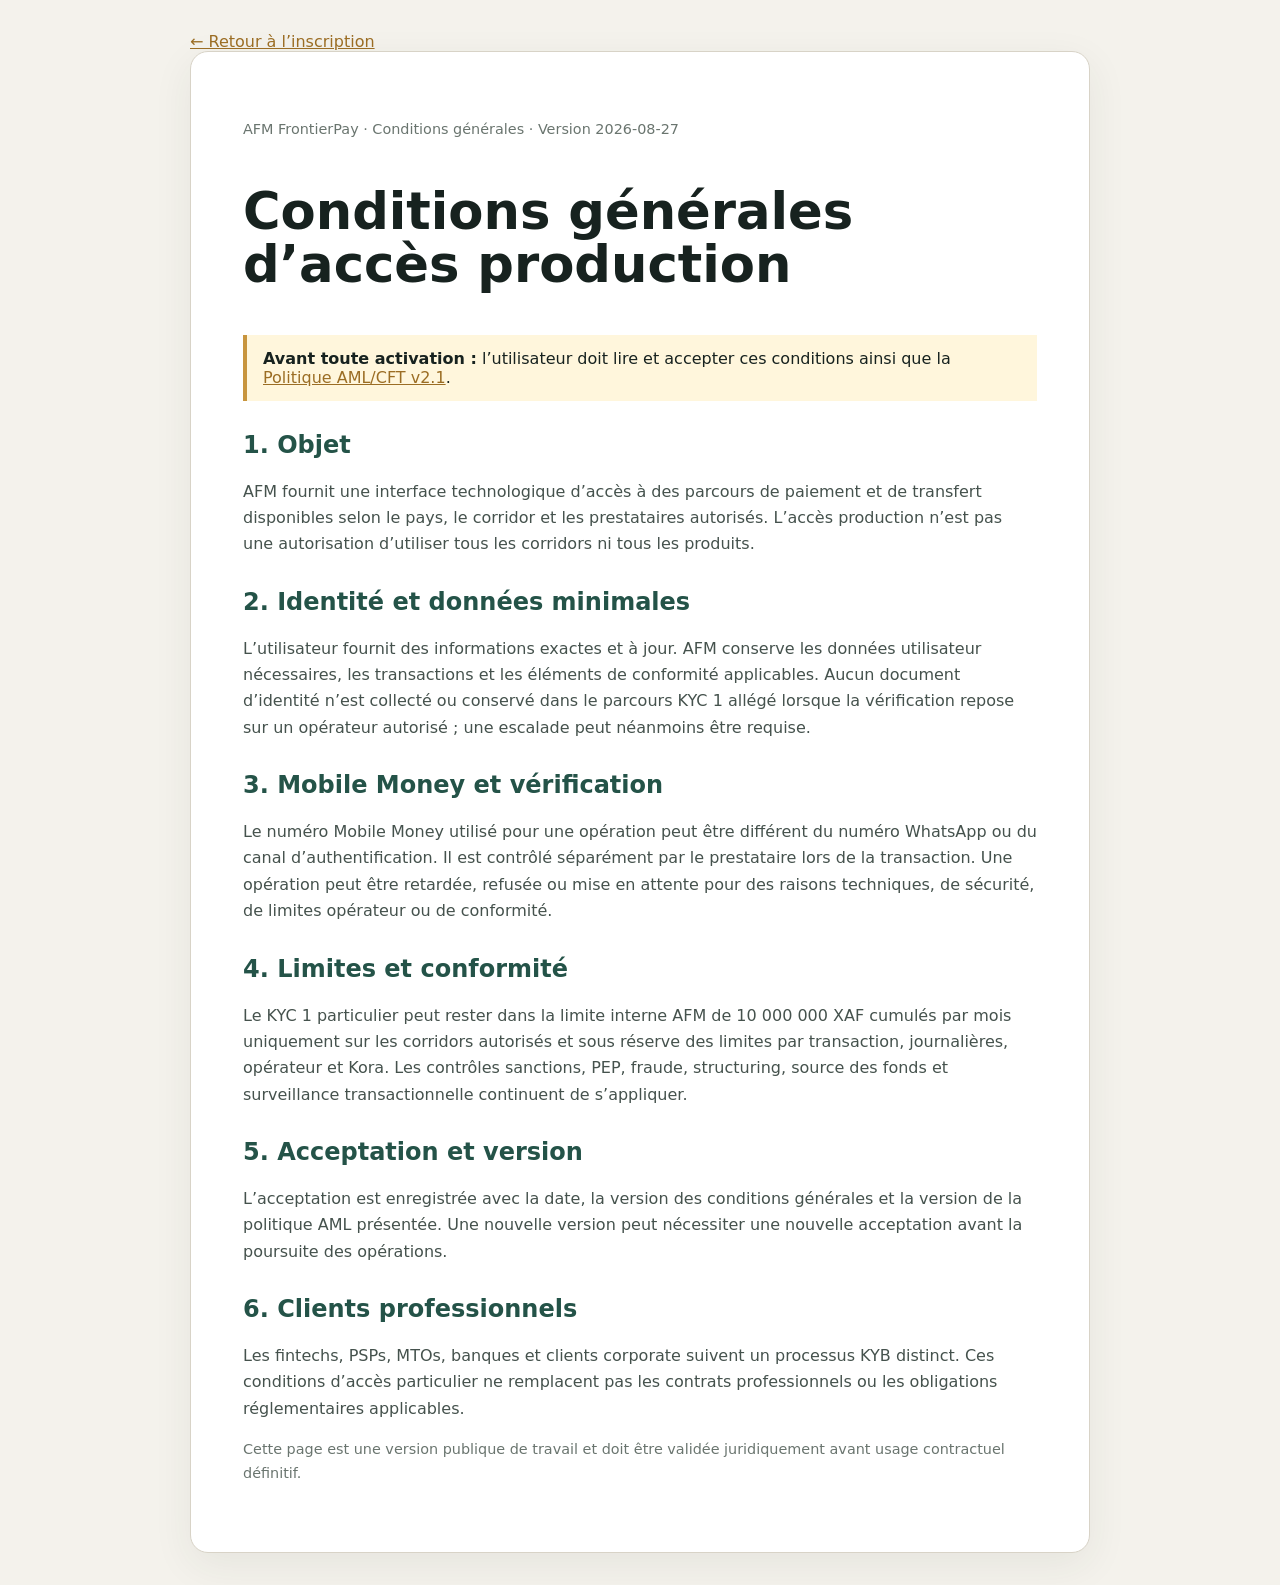
<file: public/terms.html>
<!doctype html>
<html lang="fr"><head><meta charset="utf-8"/><meta name="viewport" content="width=device-width, initial-scale=1"/><title>Conditions générales · AFM FrontierPay</title><style>:root{font-family:Inter,system-ui,sans-serif;color:#17221f;background:#f4f2ec}body{margin:0;padding:32px 18px}.shell{max-width:900px;margin:auto}.card{background:#fff;border:1px solid #d8d3c7;border-radius:18px;padding:clamp(24px,5vw,52px);box-shadow:0 12px 40px #27362d12}h1{font-size:clamp(2rem,5vw,3.2rem);line-height:1.05}h2{margin-top:30px;color:#245348}p{line-height:1.65;color:#45524d}a{color:#9b6d24}.meta{color:#6a756f;font-size:.9rem}.notice{background:#fff6dc;border-left:4px solid #c8953e;padding:14px 16px;margin:22px 0}</style></head><body><main class="shell"><a href="/onboarding">← Retour à l’inscription</a><article class="card"><p class="meta">AFM FrontierPay · Conditions générales · Version 2026-08-27</p><h1>Conditions générales d’accès production</h1><div class="notice"><strong>Avant toute activation :</strong> l’utilisateur doit lire et accepter ces conditions ainsi que la <a href="/aml-policy">Politique AML/CFT v2.1</a>.</div><h2>1. Objet</h2><p>AFM fournit une interface technologique d’accès à des parcours de paiement et de transfert disponibles selon le pays, le corridor et les prestataires autorisés. L’accès production n’est pas une autorisation d’utiliser tous les corridors ni tous les produits.</p><h2>2. Identité et données minimales</h2><p>L’utilisateur fournit des informations exactes et à jour. AFM conserve les données utilisateur nécessaires, les transactions et les éléments de conformité applicables. Aucun document d’identité n’est collecté ou conservé dans le parcours KYC 1 allégé lorsque la vérification repose sur un opérateur autorisé ; une escalade peut néanmoins être requise.</p><h2>3. Mobile Money et vérification</h2><p>Le numéro Mobile Money utilisé pour une opération peut être différent du numéro WhatsApp ou du canal d’authentification. Il est contrôlé séparément par le prestataire lors de la transaction. Une opération peut être retardée, refusée ou mise en attente pour des raisons techniques, de sécurité, de limites opérateur ou de conformité.</p><h2>4. Limites et conformité</h2><p>Le KYC 1 particulier peut rester dans la limite interne AFM de 10 000 000 XAF cumulés par mois uniquement sur les corridors autorisés et sous réserve des limites par transaction, journalières, opérateur et Kora. Les contrôles sanctions, PEP, fraude, structuring, source des fonds et surveillance transactionnelle continuent de s’appliquer.</p><h2>5. Acceptation et version</h2><p>L’acceptation est enregistrée avec la date, la version des conditions générales et la version de la politique AML présentée. Une nouvelle version peut nécessiter une nouvelle acceptation avant la poursuite des opérations.</p><h2>6. Clients professionnels</h2><p>Les fintechs, PSPs, MTOs, banques et clients corporate suivent un processus KYB distinct. Ces conditions d’accès particulier ne remplacent pas les contrats professionnels ou les obligations réglementaires applicables.</p><p class="meta">Cette page est une version publique de travail et doit être validée juridiquement avant usage contractuel définitif.</p></article></main></body></html>
</file>
